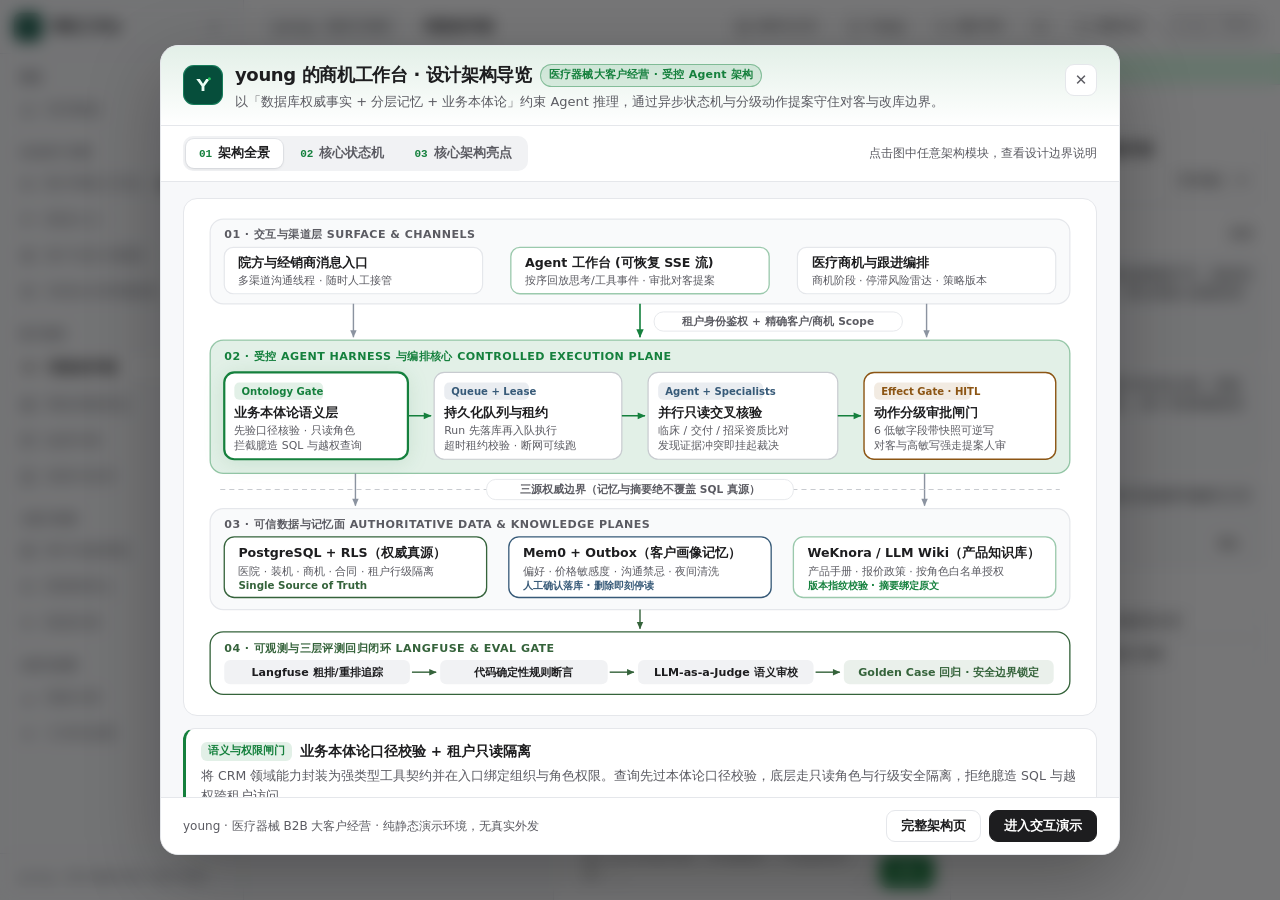
<file: public/index.html>
<!doctype html>
<html lang="zh-CN">
<head>
  <meta charset="utf-8" />
  <meta name="viewport" content="width=device-width, initial-scale=1, viewport-fit=cover" />
  <meta name="description" content="商机工作台静态交互演示：面向医疗器械 B2B 大客户经营，覆盖医院与经销商商机、临床评估、招采合规、客户记忆和受控 Agent 审批。" />
  <title>商机工作台｜可信数据、受控执行与评测回归</title>
  <link rel="icon" type="image/svg+xml" href="data:image/svg+xml,%3Csvg xmlns='http://www.w3.org/2000/svg' viewBox='0 0 64 64'%3E%3Crect width='64' height='64' rx='15' fill='%23064e3b'/%3E%3Cpath d='M14 16h9.5L32 28.5 40.5 16H50L35.8 35.5V48h-7.6V35.5L14 16Z' fill='%23ecfdf5'/%3E%3Ccircle cx='49' cy='15' r='4' fill='%2322c55e'/%3E%3C/svg%3E" />
  <link rel="stylesheet" href="styles.css" />
  <link rel="stylesheet" href="followups/followups.429e5d7b2d20.css" />
</head>
<body>
  <div id="app"></div>
  <script src="data.js"></script>
  <script src="followups-state.js"></script>
  <script src="views.js"></script>
  <script src="app.js"></script>
  <script src="welcome.js"></script>
  <script>
    /* Names and the publish ink are applied as the nodes appear, without
       waiting for the module. A cached stylesheet cannot hide the label. */
    (function () {
      function textOf(el) {
        return (el.innerText || "").replace(/\s+/g, " ").trim();
      }
      function paint(el) {
        if (!el || el.nodeType !== 1 || !el.matches) return;
        if (el.matches("[data-testid^='palette-add-']")) {
          var label = textOf(el);
          if (label) el.setAttribute("aria-label", label);
        }
        if (el.matches("button.bg-accent, button.text-accent-foreground")) {
          var fg = getComputedStyle(document.documentElement).getPropertyValue("--color-accent-fg").trim() || "#ffffff";
          el.style.setProperty("color", fg, "important");
          el.style.setProperty("-webkit-text-fill-color", fg, "important");
        }
        var nested = el.querySelectorAll
          ? el.querySelectorAll("[data-testid^='palette-add-'], button.bg-accent, button.text-accent-foreground")
          : [];
        for (var i = 0; i < nested.length; i++) paint(nested[i]);
      }
      new MutationObserver(function (records) {
        for (var i = 0; i < records.length; i++) {
          var added = records[i].addedNodes;
          for (var j = 0; j < added.length; j++) paint(added[j]);
        }
      }).observe(document.documentElement, { childList: true, subtree: true });
    })();
  </script>
  <script type="module" src="followups/followups.d84bc7f1c128.js"></script>
</body>
</html>
</file>
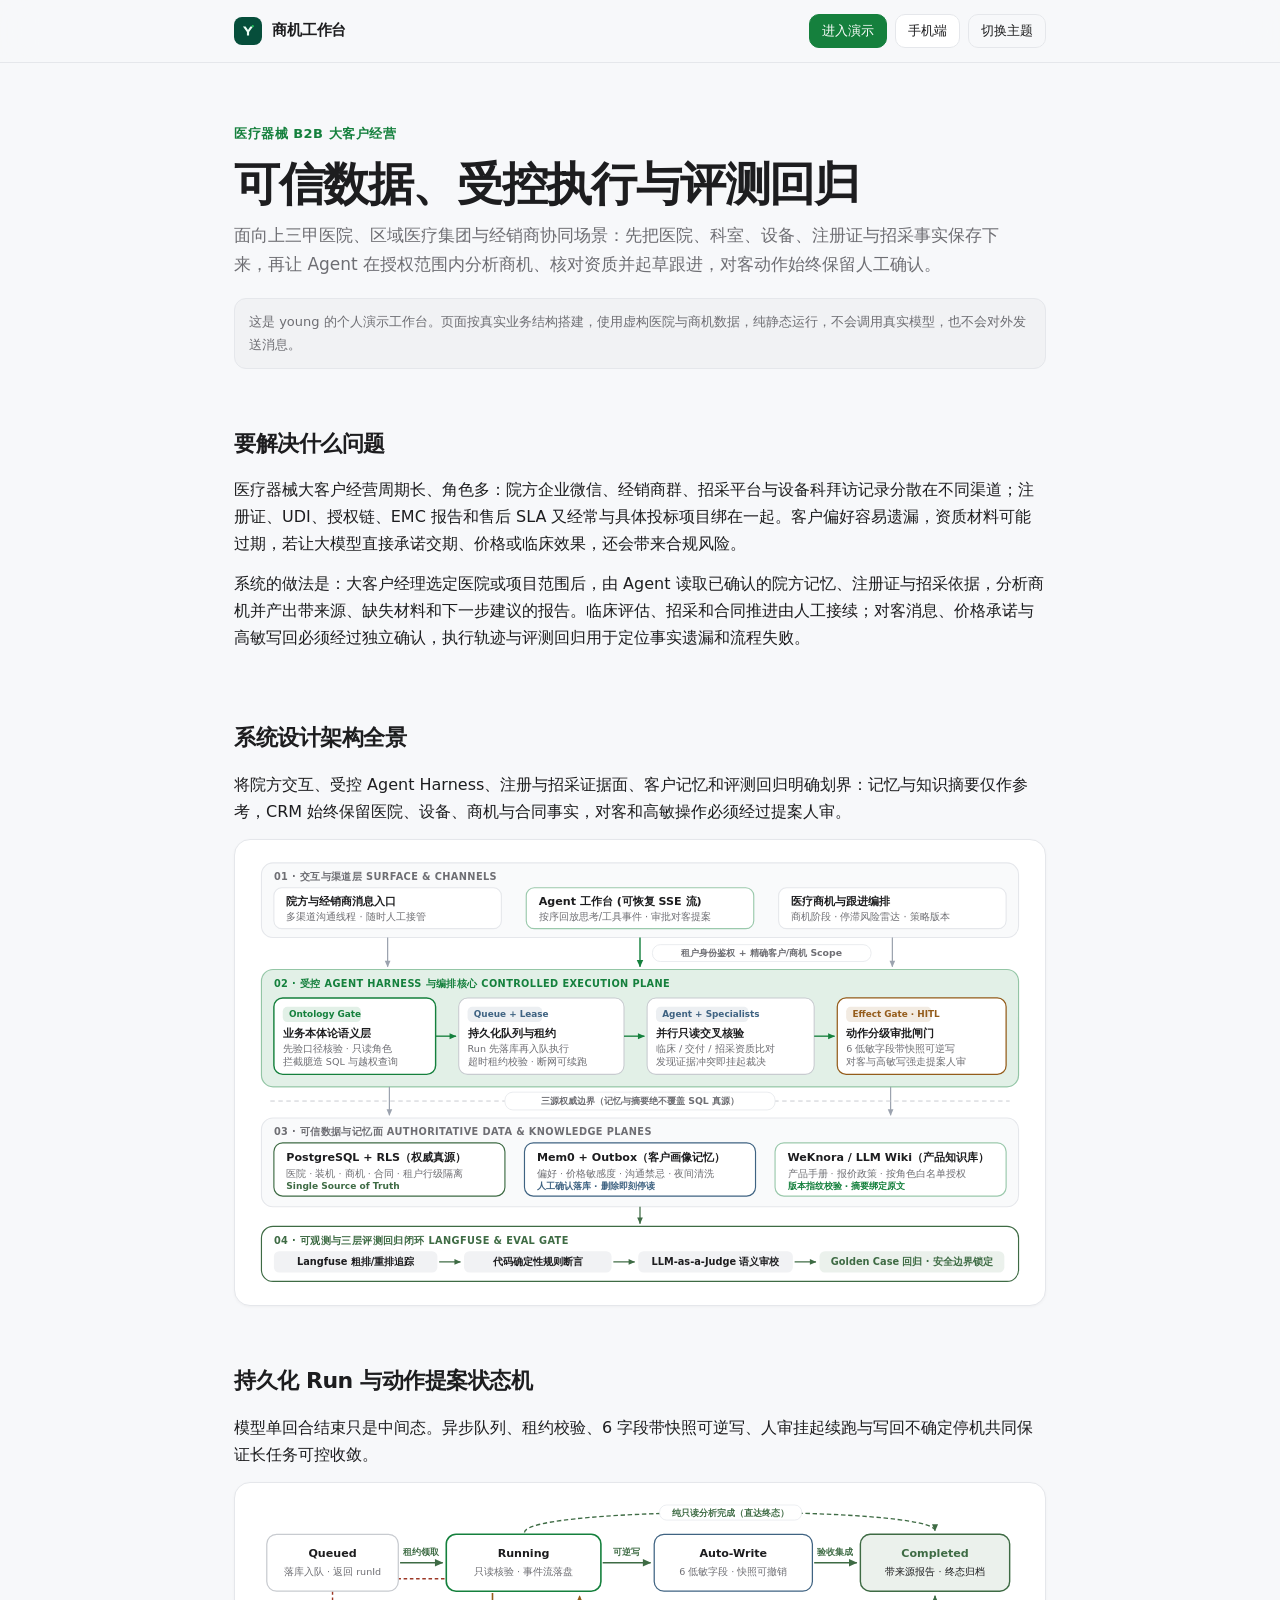
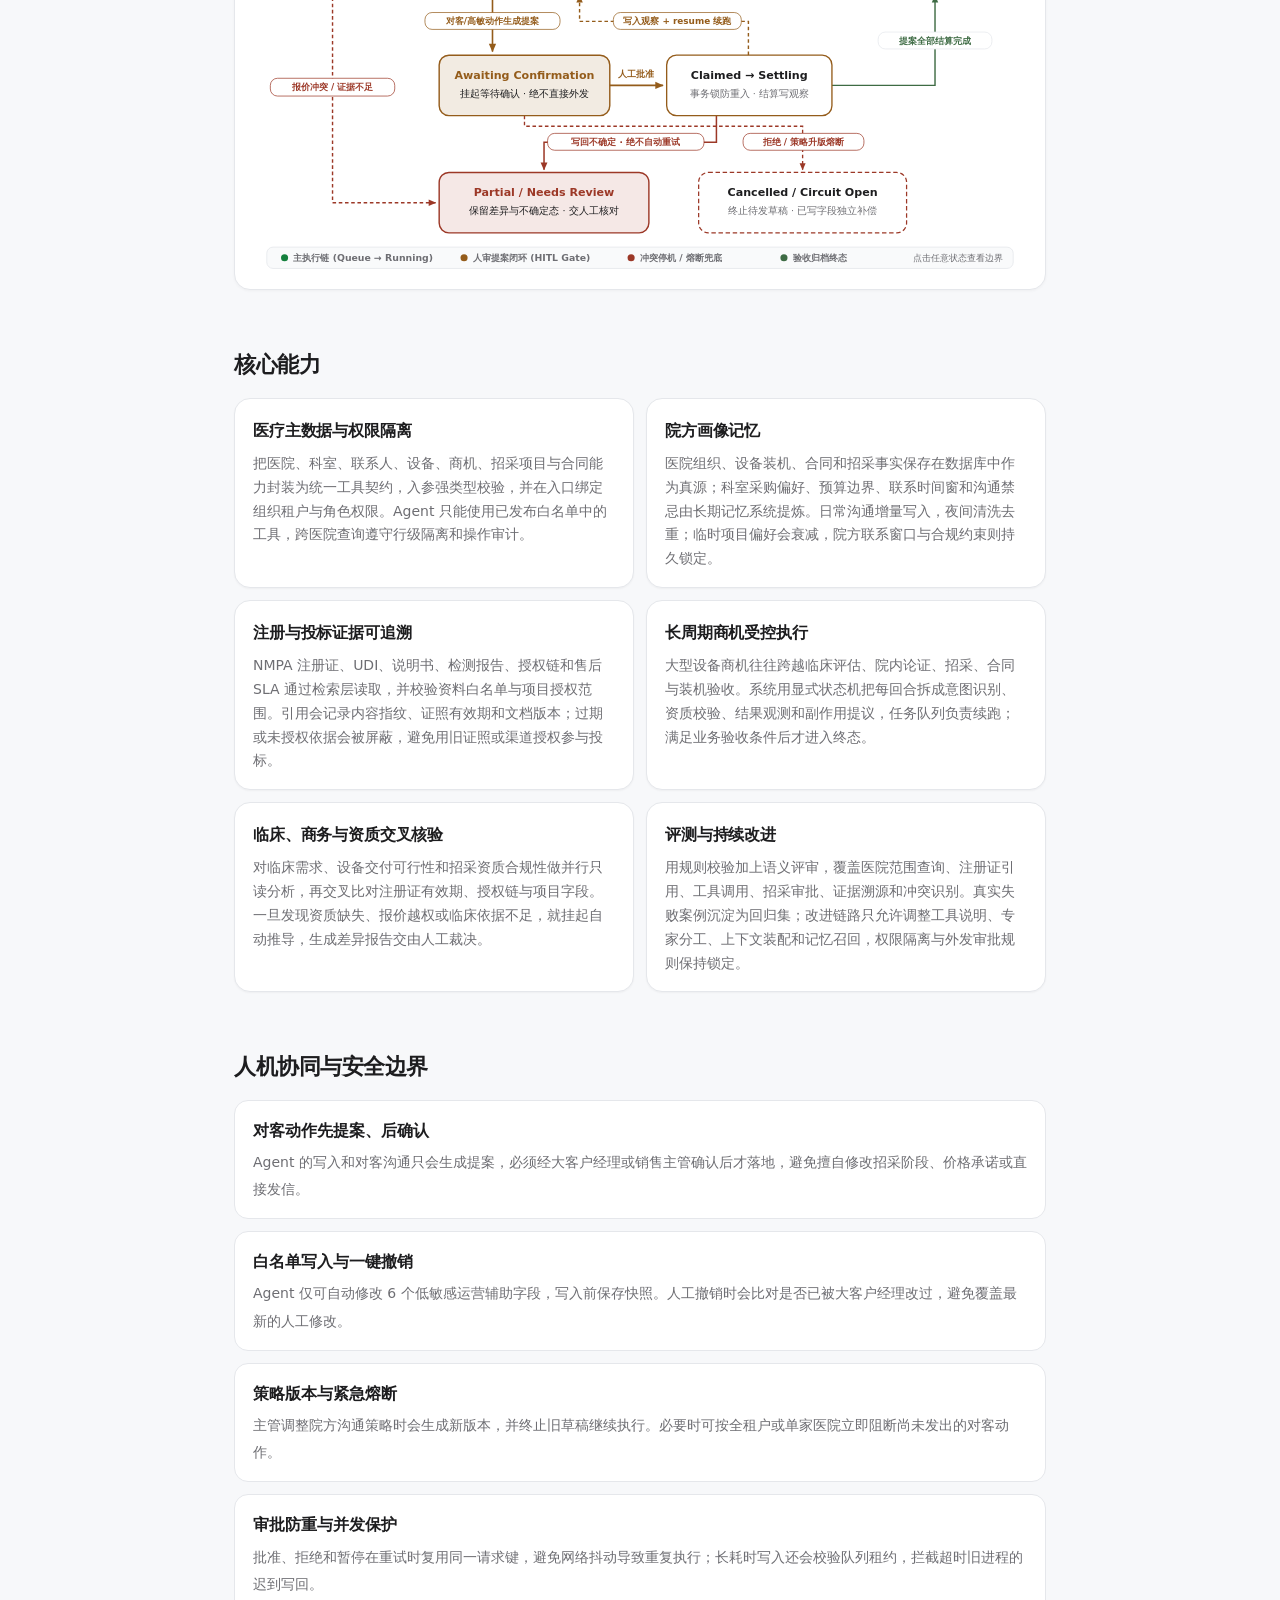
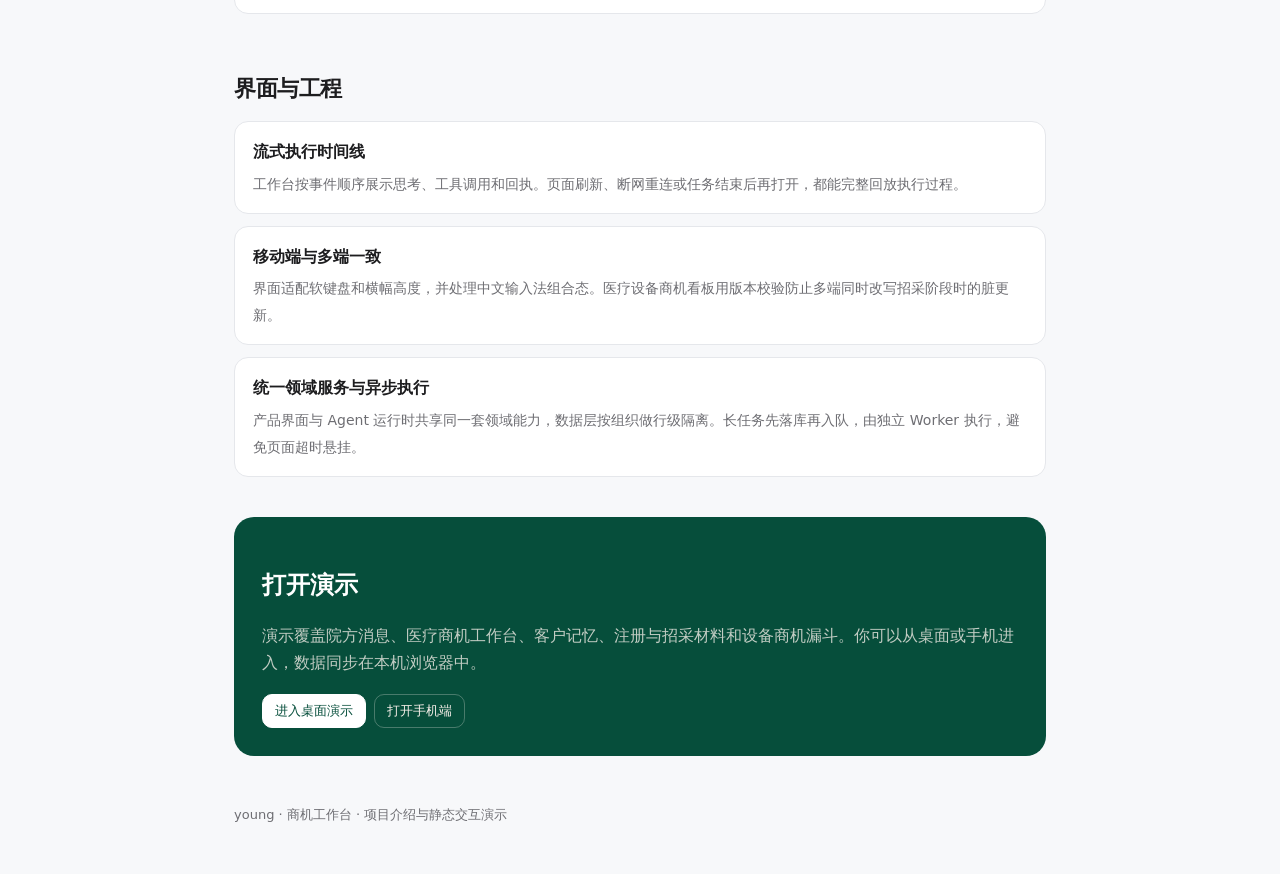
<file: public/about.html>
<!doctype html>
<html lang="zh-CN">
<head>
  <meta charset="utf-8" />
  <meta name="viewport" content="width=device-width, initial-scale=1, viewport-fit=cover" />
  <meta name="description" content="商机工作台项目介绍：面向医疗器械 B2B 大客户经营，用可信数据约束受控 Agent，并以评测回归保证商机分析与跟进质量。" />
  <title>项目介绍 · 商机工作台</title>
  <link rel="icon" type="image/svg+xml" href="data:image/svg+xml,%3Csvg xmlns='http://www.w3.org/2000/svg' viewBox='0 0 64 64'%3E%3Crect width='64' height='64' rx='15' fill='%23064e3b'/%3E%3Cpath d='M14 16h9.5L32 28.5 40.5 16H50L35.8 35.5V48h-7.6V35.5L14 16Z' fill='%23ecfdf5'/%3E%3Ccircle cx='49' cy='15' r='4' fill='%2322c55e'/%3E%3C/svg%3E" />
  <link rel="stylesheet" href="about.css" />
</head>
<body>
  <header class="nav">
    <div class="nav-inner">
      <a class="brand" href="about.html">
        <span class="brand-mark">
          <svg width="18" height="18" viewBox="0 0 64 64" aria-hidden="true"><path d="M14 16h9.5L32 28.5 40.5 16H50L35.8 35.5V48h-7.6V35.5L14 16Z" fill="#ecfdf5"/><circle cx="49" cy="15" r="4" fill="#22c55e"/></svg>
        </span>
        商机工作台
      </a>
      <div class="nav-actions">
        <a class="btn primary" href="index.html#/app/inbox">进入演示</a>
        <a class="btn" href="mobile.html#/app/inbox">手机端</a>
        <button class="btn ghost" id="toggle-theme" type="button">切换主题</button>
      </div>
    </div>
  </header>

  <main class="wrap">
    <section class="hero">
      <div class="kicker">医疗器械 B2B 大客户经营</div>
      <h1>可信数据、受控执行与评测回归</h1>
      <p class="lead">面向上三甲医院、区域医疗集团与经销商协同场景：先把医院、科室、设备、注册证与招采事实保存下来，再让 Agent 在授权范围内分析商机、核对资质并起草跟进，对客动作始终保留人工确认。</p>
      <p class="note">这是 young 的个人演示工作台。页面按真实业务结构搭建，使用虚构医院与商机数据，纯静态运行，不会调用真实模型，也不会对外发送消息。</p>
    </section>

    <section>
      <h2>要解决什么问题</h2>
      <p>医疗器械大客户经营周期长、角色多：院方企业微信、经销商群、招采平台与设备科拜访记录分散在不同渠道；注册证、UDI、授权链、EMC 报告和售后 SLA 又经常与具体投标项目绑在一起。客户偏好容易遗漏，资质材料可能过期，若让大模型直接承诺交期、价格或临床效果，还会带来合规风险。</p>
      <p>系统的做法是：大客户经理选定医院或项目范围后，由 Agent 读取已确认的院方记忆、注册证与招采依据，分析商机并产出带来源、缺失材料和下一步建议的报告。临床评估、招采和合同推进由人工接续；对客消息、价格承诺与高敏写回必须经过独立确认，执行轨迹与评测回归用于定位事实遗漏和流程失败。</p>
    </section>

    <section>
      <h2>系统设计架构全景</h2>
      <p>将院方交互、受控 Agent Harness、注册与招采证据面、客户记忆和评测回归明确划界：记忆与知识摘要仅作参考，CRM 始终保留医院、设备、商机与合同事实，对客和高敏操作必须经过提案人审。</p>
      <div class="diagram-box" id="about-arch-svg"></div>
    </section>

    <section>
      <h2>持久化 Run 与动作提案状态机</h2>
      <p>模型单回合结束只是中间态。异步队列、租约校验、6 字段带快照可逆写、人审挂起续跑与写回不确定停机共同保证长任务可控收敛。</p>
      <div class="diagram-box" id="about-fsm-svg"></div>
    </section>

    <section>
      <h2>核心能力</h2>
      <div class="cards">
        <article class="card">
          <h3>医疗主数据与权限隔离</h3>
          <p>把医院、科室、联系人、设备、商机、招采项目与合同能力封装为统一工具契约，入参强类型校验，并在入口绑定组织租户与角色权限。Agent 只能使用已发布白名单中的工具，跨医院查询遵守行级隔离和操作审计。</p>
        </article>
        <article class="card">
          <h3>院方画像记忆</h3>
          <p>医院组织、设备装机、合同和招采事实保存在数据库中作为真源；科室采购偏好、预算边界、联系时间窗和沟通禁忌由长期记忆系统提炼。日常沟通增量写入，夜间清洗去重；临时项目偏好会衰减，院方联系窗口与合规约束则持久锁定。</p>
        </article>
        <article class="card">
          <h3>注册与投标证据可追溯</h3>
          <p>NMPA 注册证、UDI、说明书、检测报告、授权链和售后 SLA 通过检索层读取，并校验资料白名单与项目授权范围。引用会记录内容指纹、证照有效期和文档版本；过期或未授权依据会被屏蔽，避免用旧证照或渠道授权参与投标。</p>
        </article>
        <article class="card">
          <h3>长周期商机受控执行</h3>
          <p>大型设备商机往往跨越临床评估、院内论证、招采、合同与装机验收。系统用显式状态机把每回合拆成意图识别、资质校验、结果观测和副作用提议，任务队列负责续跑；满足业务验收条件后才进入终态。</p>
        </article>
        <article class="card">
          <h3>临床、商务与资质交叉核验</h3>
          <p>对临床需求、设备交付可行性和招采资质合规性做并行只读分析，再交叉比对注册证有效期、授权链与项目字段。一旦发现资质缺失、报价越权或临床依据不足，就挂起自动推导，生成差异报告交由人工裁决。</p>
        </article>
        <article class="card">
          <h3>评测与持续改进</h3>
          <p>用规则校验加上语义评审，覆盖医院范围查询、注册证引用、工具调用、招采审批、证据溯源和冲突识别。真实失败案例沉淀为回归集；改进链路只允许调整工具说明、专家分工、上下文装配和记忆召回，权限隔离与外发审批规则保持锁定。</p>
        </article>
      </div>
    </section>

    <section>
      <h2>人机协同与安全边界</h2>
      <ul class="list">
        <li>
          <strong>对客动作先提案、后确认</strong>
          <span>Agent 的写入和对客沟通只会生成提案，必须经大客户经理或销售主管确认后才落地，避免擅自修改招采阶段、价格承诺或直接发信。</span>
        </li>
        <li>
          <strong>白名单写入与一键撤销</strong>
          <span>Agent 仅可自动修改 6 个低敏感运营辅助字段，写入前保存快照。人工撤销时会比对是否已被大客户经理改过，避免覆盖最新的人工修改。</span>
        </li>
        <li>
          <strong>策略版本与紧急熔断</strong>
          <span>主管调整院方沟通策略时会生成新版本，并终止旧草稿继续执行。必要时可按全租户或单家医院立即阻断尚未发出的对客动作。</span>
        </li>
        <li>
          <strong>审批防重与并发保护</strong>
          <span>批准、拒绝和暂停在重试时复用同一请求键，避免网络抖动导致重复执行；长耗时写入还会校验队列租约，拦截超时旧进程的迟到写回。</span>
        </li>
      </ul>
    </section>

    <section>
      <h2>界面与工程</h2>
      <ul class="list">
        <li>
          <strong>流式执行时间线</strong>
          <span>工作台按事件顺序展示思考、工具调用和回执。页面刷新、断网重连或任务结束后再打开，都能完整回放执行过程。</span>
        </li>
        <li>
          <strong>移动端与多端一致</strong>
          <span>界面适配软键盘和横幅高度，并处理中文输入法组合态。医疗设备商机看板用版本校验防止多端同时改写招采阶段时的脏更新。</span>
        </li>
        <li>
          <strong>统一领域服务与异步执行</strong>
          <span>产品界面与 Agent 运行时共享同一套领域能力，数据层按组织做行级隔离。长任务先落库再入队，由独立 Worker 执行，避免页面超时悬挂。</span>
        </li>
      </ul>
    </section>

    <div class="cta">
      <h2>打开演示</h2>
      <p>演示覆盖院方消息、医疗商机工作台、客户记忆、注册与招采材料和设备商机漏斗。你可以从桌面或手机进入，数据同步在本机浏览器中。</p>
      <div class="cta-actions">
        <a class="btn" href="index.html#/app/inbox">进入桌面演示</a>
        <a class="btn ghost" href="mobile.html#/app/inbox">打开手机端</a>
      </div>
    </div>

    <footer>young · 商机工作台 · 项目介绍与静态交互演示</footer>
  </main>

  <script src="welcome.js"></script>
  <script>
    (function () {
      var KEY = "young_demo_intro_seen_v1";
      var KEY2 = "young_demo_arch_intro_v2";
      var STATE = "young_demo_state_v1";
      try { localStorage.setItem(KEY, "1"); localStorage.setItem(KEY2, "1"); } catch (e) {}

      if (window.CrmArchDiagrams) {
        var archBox = document.getElementById("about-arch-svg");
        var fsmBox = document.getElementById("about-fsm-svg");
        if (archBox) archBox.innerHTML = window.CrmArchDiagrams.renderArchSvg();
        if (fsmBox) fsmBox.innerHTML = window.CrmArchDiagrams.renderFsmSvg();
      }

      function currentTheme() {
        try {
          var raw = localStorage.getItem(STATE);
          if (raw) {
            var theme = JSON.parse(raw).theme;
            if (theme === "dark" || theme === "light") return theme;
          }
        } catch (e) {}
        return "light";
      }

      function apply(theme) {
        document.documentElement.setAttribute("data-theme", theme === "dark" ? "dark" : "light");
      }

      function persist(theme) {
        try {
          var raw = localStorage.getItem(STATE);
          if (!raw) return;
          var state = JSON.parse(raw);
          if (!state || typeof state !== "object") return;
          state.theme = theme;
          localStorage.setItem(STATE, JSON.stringify(state));
        } catch (e) {}
      }

      apply(currentTheme());
      document.getElementById("toggle-theme").addEventListener("click", function () {
        var next = document.documentElement.getAttribute("data-theme") === "dark" ? "light" : "dark";
        apply(next);
        persist(next);
      });
    })();
  </script>
</body>
</html>
</file>
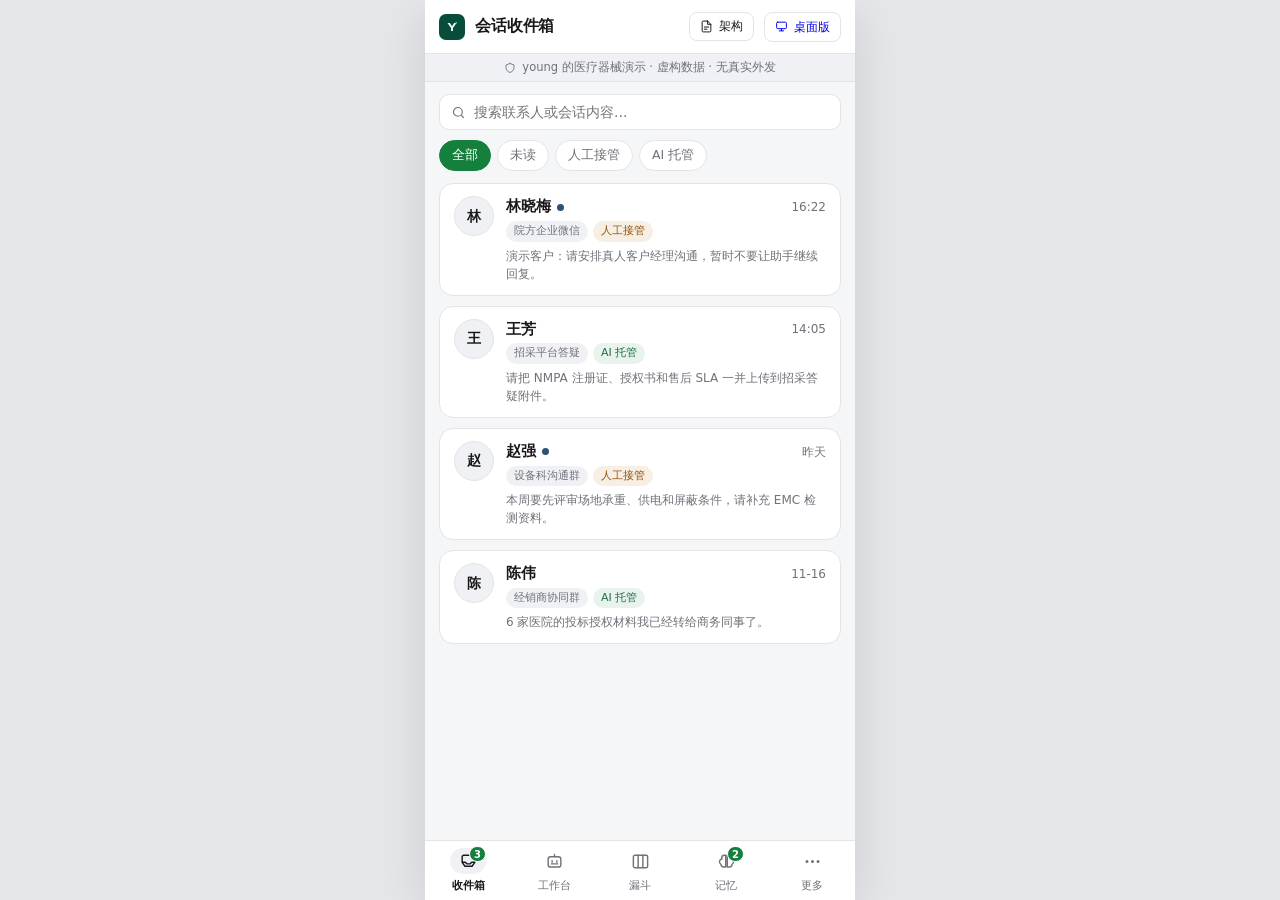
<file: public/mobile.html>
<!doctype html>
<html lang="zh-CN">
<head>
  <meta charset="utf-8" />
  <meta name="viewport" content="width=device-width, initial-scale=1, maximum-scale=1, viewport-fit=cover, interactive-widget=resizes-content" />
  <meta name="apple-mobile-web-app-capable" content="yes" />
  <meta name="description" content="商机工作台移动端演示：医疗器械 B2B 大客户经营中的医院商机、临床评估、招采合规与客户记忆。" />
  <title>商机工作台 · 医疗大客户移动演示</title>
  <link rel="icon" type="image/svg+xml" href="data:image/svg+xml,%3Csvg xmlns='http://www.w3.org/2000/svg' viewBox='0 0 64 64'%3E%3Crect width='64' height='64' rx='15' fill='%23064e3b'/%3E%3Cpath d='M14 16h9.5L32 28.5 40.5 16H50L35.8 35.5V48h-7.6V35.5L14 16Z' fill='%23ecfdf5'/%3E%3Ccircle cx='49' cy='15' r='4' fill='%2322c55e'/%3E%3C/svg%3E" />
  <link rel="stylesheet" href="mobile.css" />
</head>
<body>
  <div id="mobile-app"></div>
  <script src="data.js"></script>
  <script src="followups-state.js"></script>
  <script src="mobile.js"></script>
  <script src="welcome.js"></script>
</body>
</html>
</file>
<file: public/styles.css>
:root {
  --font-sans: -apple-system, BlinkMacSystemFont, "Segoe UI", "Noto Sans SC", "PingFang SC", "Microsoft YaHei", ui-sans-serif, system-ui, sans-serif;
  --font-mono: ui-monospace, "SFMono-Regular", Menlo, Monaco, Consolas, "Liberation Mono", monospace;

  --bg: #f7f8fa;
  --surface: #ffffff;
  --sidebar: #f9fafb;
  --elevated: #f1f2f4;
  --overlay: rgba(29, 29, 31, 0.35);

  --text: #1d1d1f;
  --text-muted: #6e6e73;
  --border: #e5e7eb;
  --border-strong: #c8cbd0;

  --accent: #15803d;
  --accent-hover: #166534;
  --accent-fg: #ffffff;
  --accent-soft: #dcfce7;

  --brand-warm: #86efac;

  --success: #5e8b62;
  --success-bg: rgba(94, 139, 98, 0.12);
  --success-fg: #416747;
  --warning: #9c6321;
  --warning-bg: rgba(156, 99, 33, 0.12);
  --warning-fg: #754916;
  --error: #a94431;
  --error-bg: rgba(169, 68, 49, 0.12);
  --error-fg: #843425;
  --info: #506e8a;
  --info-bg: rgba(80, 110, 138, 0.12);
  --info-fg: #3b5368;

  --radius-sm: 8px;
  --radius-md: 12px;
  --radius-lg: 16px;
  --shadow-sm: 0 1px 2px rgba(0, 0, 0, 0.04);
  --shadow-md: 0 8px 24px rgba(0, 0, 0, 0.08);
}

[data-theme="dark"] {
  --bg: #111113;
  --surface: #18181b;
  --sidebar: #141416;
  --elevated: #222226;
  --overlay: rgba(0, 0, 0, 0.55);

  --text: #f4f4f5;
  --text-muted: #a1a1aa;
  --border: #27272a;
  --border-strong: #3f3f46;

  --accent: #34d399;
  --accent-hover: #6ee7b7;
  --accent-fg: #052e16;
  --accent-soft: rgba(52, 211, 153, 0.16);
  --brand-warm: #86efac;

  --success-bg: rgba(94, 139, 98, 0.2);
  --success-fg: #93c497;
  --warning-bg: rgba(156, 99, 33, 0.22);
  --warning-fg: #e2a765;
  --error-bg: rgba(169, 68, 49, 0.22);
  --error-fg: #eb8c7a;
  --info-bg: rgba(80, 110, 138, 0.22);
  --info-fg: #93b5d4;
}

html:root {
  --color-accent-50: #f0fdf4 !important;
  --color-accent-100: #dcfce7 !important;
  --color-accent-200: #bbf7d0 !important;
  --color-accent-300: #86efac !important;
  --color-accent-400: #4ade80 !important;
  --color-accent-500: #22c55e !important;
  --color-accent-600: #15803d !important;
  --color-accent-700: #166534 !important;
  --color-accent-800: #14532d !important;
  --color-accent-900: #052e16 !important;
  --color-accent-950: #022c22 !important;
  --color-accent: #15803d !important;
  --color-accent-hover: #166534 !important;
  --color-accent-fg: #ffffff !important;
  --color-accent-soft: #dcfce7 !important;
  --ring: #22c55e !important;
}

html[data-theme="dark"]:root {
  --color-accent: #34d399 !important;
  --color-accent-hover: #6ee7b7 !important;
  --color-accent-fg: #052e16 !important;
  --color-accent-soft: rgba(52, 211, 153, 0.16) !important;
  --ring: #4ade80 !important;
}

* { box-sizing: border-box; }
html, body { height: 100%; margin: 0; padding: 0; }
body {
  font-family: var(--font-sans);
  background: var(--bg);
  color: var(--text);
  font-size: 14px;
  line-height: 1.5;
  -webkit-font-smoothing: antialiased;
}
button, input, textarea, select {
  font-family: inherit;
  font-size: inherit;
  color: inherit;
}
a { color: inherit; text-decoration: none; }

/* Shell */
.shell {
  display: flex;
  height: 100dvh;
  width: 100%;
  overflow: hidden;
  background: var(--bg);
}

.sidebar {
  width: 244px;
  flex-shrink: 0;
  background: var(--sidebar);
  border-right: 1px solid var(--border);
  display: flex;
  flex-direction: column;
  transition: width 0.18s ease;
  overflow: hidden;
}
.sidebar.collapsed { width: 64px; }
.sidebar-header {
  height: 54px;
  padding: 0 14px;
  display: flex;
  align-items: center;
  justify-content: space-between;
  border-bottom: 1px solid var(--border);
  flex-shrink: 0;
}
.brand {
  display: flex;
  align-items: center;
  gap: 10px;
  font-weight: 650;
  font-size: 14px;
  letter-spacing: -0.01em;
  white-space: nowrap;
  overflow: hidden;
}
.brand-mark {
  width: 28px;
  height: 28px;
  border-radius: 7px;
  background: #064e3b;
  display: grid;
  place-items: center;
  flex-shrink: 0;
}
.sidebar-nav {
  flex: 1;
  overflow-y: auto;
  padding: 12px 10px;
}
.nav-group { margin-bottom: 14px; }
.nav-group-label {
  padding: 4px 10px 6px;
  font-size: 11px;
  font-weight: 600;
  color: var(--text-muted);
  text-transform: uppercase;
  letter-spacing: 0.04em;
  white-space: nowrap;
}
.sidebar.collapsed .nav-group-label,
.sidebar.collapsed .brand-text,
.sidebar.collapsed .nav-label,
.sidebar.collapsed .nav-badge { display: none; }

.nav-item {
  display: flex;
  align-items: center;
  gap: 10px;
  padding: 8px 10px;
  border-radius: var(--radius-sm);
  color: var(--text-muted);
  cursor: pointer;
  transition: background 0.12s, color 0.12s;
  white-space: nowrap;
  margin-bottom: 2px;
  border: 0;
  background: transparent;
  width: 100%;
  text-align: left;
}
.nav-item:hover {
  background: var(--elevated);
  color: var(--text);
}
.nav-item.active {
  background: var(--surface);
  color: var(--text);
  font-weight: 600;
  box-shadow: var(--shadow-sm);
  border: 1px solid var(--border);
}
.nav-badge {
  margin-left: auto;
  font-size: 11px;
  font-weight: 600;
  padding: 1px 7px;
  border-radius: 999px;
  background: var(--elevated);
  color: var(--text);
}
.nav-item.active .nav-badge {
  background: var(--accent);
  color: var(--accent-fg);
}

.sidebar-footer {
  padding: 10px;
  border-top: 1px solid var(--border);
  flex-shrink: 0;
}

.main-col {
  flex: 1;
  min-width: 0;
  display: flex;
  flex-direction: column;
  height: 100dvh;
}

.topbar {
  height: 54px;
  padding: 0 18px;
  background: var(--surface);
  border-bottom: 1px solid var(--border);
  display: flex;
  align-items: center;
  justify-content: space-between;
  gap: 12px;
  flex-shrink: 0;
}
.topbar-left, .topbar-right {
  display: flex;
  align-items: center;
  gap: 10px;
}
.workspace-pill {
  display: inline-flex;
  align-items: center;
  gap: 6px;
  padding: 5px 10px;
  border-radius: var(--radius-sm);
  border: 1px solid var(--border);
  background: var(--sidebar);
  font-size: 13px;
  font-weight: 500;
}
.divider-v {
  width: 1px;
  height: 18px;
  background: var(--border);
}
.demobar {
  background: var(--accent-soft);
  border-bottom: 1px solid var(--border);
  padding: 6px 16px;
  font-size: 12px;
  color: var(--text-muted);
  display: flex;
  align-items: center;
  justify-content: center;
  gap: 8px;
  flex-shrink: 0;
}

.content {
  flex: 1;
  min-height: 0;
  overflow-y: auto;
  padding: 20px 24px;
}
.content.flush {
  padding: 0;
  overflow: hidden;
  display: flex;
  flex-direction: column;
}
#followups-root {
  flex: 1 1 auto;
  min-height: 0;
  display: flex;
  flex-direction: column;
}

/* Common UI */
.btn {
  display: inline-flex;
  align-items: center;
  justify-content: center;
  gap: 6px;
  padding: 7px 13px;
  border-radius: var(--radius-sm);
  border: 1px solid var(--border);
  background: var(--surface);
  color: var(--text);
  font-size: 13px;
  font-weight: 500;
  cursor: pointer;
  transition: background 0.12s, border-color 0.12s, transform 0.08s;
  white-space: nowrap;
}
.btn:hover:not(:disabled) { background: var(--elevated); }
.btn:active:not(:disabled) { transform: scale(0.985); }
.btn:disabled { opacity: 0.45; cursor: not-allowed; }
.btn.primary {
  background: var(--accent);
  color: var(--accent-fg);
  border-color: var(--accent);
}
.btn.primary:hover:not(:disabled) { background: var(--accent-hover); }
.btn.ghost {
  border-color: transparent;
  background: transparent;
}
.btn.ghost:hover:not(:disabled) { background: var(--elevated); }
.btn.sm { padding: 4px 10px; font-size: 12px; }
.btn.icon { width: 32px; height: 32px; padding: 0; }
.btn.danger { color: var(--error-fg); border-color: rgba(169, 68, 49, 0.3); }

.badge {
  display: inline-flex;
  align-items: center;
  gap: 4px;
  padding: 2px 8px;
  border-radius: 999px;
  font-size: 11px;
  font-weight: 500;
  background: var(--elevated);
  color: var(--text-muted);
  border: 1px solid transparent;
  white-space: nowrap;
}
.badge.success { background: var(--success-bg); color: var(--success-fg); }
.badge.warning { background: var(--warning-bg); color: var(--warning-fg); }
.badge.error { background: var(--error-bg); color: var(--error-fg); }
.badge.info { background: var(--info-bg); color: var(--info-fg); }
.badge.outline { background: transparent; border-color: var(--border); }

.card {
  background: var(--surface);
  border: 1px solid var(--border);
  border-radius: var(--radius-md);
  padding: 16px;
  box-shadow: var(--shadow-sm);
}

.input, .select, .textarea {
  width: 100%;
  padding: 8px 12px;
  border-radius: var(--radius-sm);
  border: 1px solid var(--border);
  background: var(--surface);
  color: var(--text);
  outline: none;
  transition: border-color 0.12s;
}
.input:focus, .select:focus, .textarea:focus {
  border-color: var(--border-strong);
}

.page-header {
  display: flex;
  align-items: flex-start;
  justify-content: space-between;
  gap: 16px;
  margin-bottom: 18px;
  flex-wrap: wrap;
}
.page-title {
  margin: 0;
  font-size: 20px;
  font-weight: 650;
  letter-spacing: -0.02em;
}
.page-desc {
  margin: 4px 0 0;
  font-size: 13px;
  color: var(--text-muted);
}

.grid-4 { display: grid; grid-template-columns: repeat(4, minmax(0, 1fr)); gap: 14px; }
.grid-3 { display: grid; grid-template-columns: repeat(3, minmax(0, 1fr)); gap: 14px; }
.grid-2 { display: grid; grid-template-columns: repeat(2, minmax(0, 1fr)); gap: 16px; }
.kpi-val { font-size: 24px; font-weight: 700; letter-spacing: -0.02em; margin-top: 6px; }
.muted { color: var(--text-muted); }
.small { font-size: 12px; }
.mono { font-family: var(--font-mono); }

/* Inbox 3-column layout */
.inbox-layout {
  display: grid;
  grid-template-columns: 310px minmax(0, 1fr) 330px;
  flex: 1;
  min-height: 0;
  height: 100%;
  background: var(--surface);
}
.inbox-list-col {
  border-right: 1px solid var(--border);
  display: flex;
  flex-direction: column;
  min-height: 0;
  background: var(--sidebar);
}
.inbox-list-head {
  padding: 12px;
  border-bottom: 1px solid var(--border);
  display: flex;
  flex-direction: column;
  gap: 8px;
}
.filter-pills {
  display: flex;
  gap: 4px;
  flex-wrap: wrap;
}
.pill-btn {
  padding: 4px 9px;
  border-radius: 999px;
  border: 1px solid var(--border);
  background: var(--surface);
  font-size: 12px;
  color: var(--text-muted);
  cursor: pointer;
}
.pill-btn.active {
  background: var(--accent);
  color: var(--accent-fg);
  border-color: var(--accent);
}
.conv-scroll {
  flex: 1;
  overflow-y: auto;
  padding: 6px;
}
.conv-item {
  padding: 10px 12px;
  border-radius: var(--radius-sm);
  cursor: pointer;
  margin-bottom: 4px;
  border: 1px solid transparent;
  transition: background 0.12s;
}
.conv-item:hover { background: var(--elevated); }
.conv-item.active {
  background: var(--surface);
  border-color: var(--border);
  box-shadow: var(--shadow-sm);
}
.conv-top {
  display: flex;
  align-items: center;
  justify-content: space-between;
  gap: 6px;
  margin-bottom: 4px;
}
.conv-name { font-weight: 600; font-size: 13.5px; display: flex; align-items: center; gap: 6px; }
.unread-dot { width: 7px; height: 7px; border-radius: 50%; background: var(--info); display: inline-block; }
.conv-preview {
  font-size: 12px;
  color: var(--text-muted);
  display: -webkit-box;
  -webkit-line-clamp: 2;
  -webkit-box-orient: vertical;
  overflow: hidden;
}

.inbox-thread-col {
  display: flex;
  flex-direction: column;
  min-height: 0;
  background: var(--bg);
}
.thread-header {
  padding: 12px 18px;
  background: var(--surface);
  border-bottom: 1px solid var(--border);
  display: flex;
  align-items: center;
  justify-content: space-between;
  gap: 12px;
}
.thread-messages {
  flex: 1;
  overflow-y: auto;
  padding: 18px 20px;
  display: flex;
  flex-direction: column;
  gap: 12px;
}
.msg-row {
  display: flex;
  flex-direction: column;
  max-width: 74%;
}
.msg-row.inbound { align-self: flex-start; }
.msg-row.outbound { align-self: flex-end; align-items: flex-end; }
.msg-row.note { align-self: center; max-width: 86%; width: 100%; }
.msg-bubble {
  padding: 10px 14px;
  border-radius: 12px;
  font-size: 13.5px;
  line-height: 1.55;
  border: 1px solid var(--border);
  background: var(--surface);
}
.msg-row.outbound .msg-bubble {
  background: var(--accent);
  color: var(--accent-fg);
  border-color: var(--accent);
}
.msg-row.note .msg-bubble {
  background: var(--warning-bg);
  border-color: rgba(156, 99, 33, 0.25);
  color: var(--text);
}
.msg-meta {
  font-size: 11px;
  color: var(--text-muted);
  margin-top: 4px;
  display: flex;
  align-items: center;
  gap: 6px;
}
.handoff-card {
  align-self: center;
  width: 100%;
  max-width: 520px;
  background: var(--surface);
  border: 1px dashed var(--border-strong);
  border-radius: var(--radius-md);
  padding: 10px 14px;
  font-size: 12px;
  color: var(--text-muted);
  display: flex;
  align-items: center;
  justify-content: space-between;
  gap: 10px;
}

.composer {
  padding: 12px 16px;
  background: var(--surface);
  border-top: 1px solid var(--border);
}
.composer-tabs {
  display: flex;
  align-items: center;
  justify-content: space-between;
  margin-bottom: 8px;
}
.composer-box {
  display: flex;
  gap: 8px;
  align-items: flex-end;
}

.inbox-crm-col {
  border-left: 1px solid var(--border);
  background: var(--surface);
  overflow-y: auto;
  padding: 16px;
  display: flex;
  flex-direction: column;
  gap: 16px;
}
.panel-section-title {
  font-size: 11.5px;
  font-weight: 650;
  color: var(--text-muted);
  text-transform: uppercase;
  letter-spacing: 0.04em;
  margin: 0 0 8px;
}

/* Workbench */
.workbench-layout {
  display: grid;
  grid-template-columns: minmax(0, 1fr) 360px;
  flex: 1;
  min-height: 0;
  height: 100%;
}
.workbench-main {
  display: flex;
  flex-direction: column;
  min-height: 0;
  background: var(--bg);
}
.workbench-topbar {
  padding: 10px 18px;
  background: var(--surface);
  border-bottom: 1px solid var(--border);
  display: flex;
  align-items: center;
  justify-content: space-between;
  gap: 10px;
  flex-wrap: wrap;
}
.workbench-stream {
  flex: 1;
  overflow-y: auto;
  padding: 20px;
  display: flex;
  flex-direction: column;
  gap: 16px;
}
.workbench-side {
  border-left: 1px solid var(--border);
  background: var(--surface);
  overflow-y: auto;
  padding: 16px;
  display: flex;
  flex-direction: column;
  gap: 14px;
}
.trace-step {
  border: 1px solid var(--border);
  border-radius: var(--radius-sm);
  background: var(--surface);
  padding: 10px 12px;
  margin-top: 8px;
}
.trace-step summary {
  cursor: pointer;
  font-weight: 500;
  font-size: 13px;
  display: flex;
  align-items: center;
  justify-content: space-between;
}
.trace-pre {
  margin: 8px 0 0;
  padding: 10px;
  border-radius: var(--radius-sm);
  background: var(--elevated);
  font-family: var(--font-mono);
  font-size: 11.5px;
  overflow-x: auto;
  white-space: pre-wrap;
}

/* Kanban */
.kanban-board {
  display: grid;
  grid-template-columns: repeat(4, minmax(240px, 1fr));
  gap: 14px;
  align-items: start;
  overflow-x: auto;
  padding-bottom: 8px;
}
.kanban-col {
  background: var(--sidebar);
  border: 1px solid var(--border);
  border-radius: var(--radius-md);
  padding: 12px;
  min-height: 360px;
}
.kanban-col-head {
  display: flex;
  align-items: center;
  justify-content: space-between;
  margin-bottom: 10px;
  font-weight: 600;
  font-size: 13px;
}
.lead-card {
  background: var(--surface);
  border: 1px solid var(--border);
  border-radius: var(--radius-sm);
  padding: 12px;
  margin-bottom: 10px;
  cursor: pointer;
  box-shadow: var(--shadow-sm);
  transition: border-color 0.12s, transform 0.1s;
}
.lead-card:hover { border-color: var(--border-strong); transform: translateY(-1px); }

/* Table */
.table-wrap {
  background: var(--surface);
  border: 1px solid var(--border);
  border-radius: var(--radius-md);
  overflow-x: auto;
}
table { width: 100%; border-collapse: collapse; }
th, td {
  padding: 10px 14px;
  text-align: left;
  border-bottom: 1px solid var(--border);
  font-size: 13px;
}
th {
  font-size: 12px;
  font-weight: 600;
  color: var(--text-muted);
  background: var(--sidebar);
}
tr:last-child td { border-bottom: 0; }
tr:hover td { background: var(--sidebar); }

/* Modal / Drawer */
.modal-backdrop {
  position: fixed;
  inset: 0;
  background: var(--overlay);
  display: grid;
  place-items: center;
  z-index: 60;
  padding: 16px;
}
.modal-card {
  width: 100%;
  max-width: 520px;
  background: var(--surface);
  border: 1px solid var(--border);
  border-radius: var(--radius-lg);
  padding: 20px;
  box-shadow: var(--shadow-md);
}
.toast {
  position: fixed;
  bottom: 20px;
  right: 20px;
  background: var(--accent);
  color: var(--accent-fg);
  padding: 10px 16px;
  border-radius: var(--radius-sm);
  font-size: 13px;
  box-shadow: var(--shadow-md);
  z-index: 80;
}

@media (max-width: 1100px) {
  .inbox-layout { grid-template-columns: 270px minmax(0, 1fr); }
  .inbox-crm-col { display: none; }
  .workbench-layout { grid-template-columns: minmax(0, 1fr); }
  .workbench-side { display: none; }
  .grid-4 { grid-template-columns: repeat(2, minmax(0, 1fr)); }
}
@media (max-width: 760px) {
  .sidebar { display: none; }
  .inbox-layout { grid-template-columns: 1fr; }
  .grid-4, .grid-3, .grid-2 { grid-template-columns: 1fr; }
}

/* First-visit welcome */
.welcome-backdrop {
  position: fixed;
  inset: 0;
  background: var(--overlay);
  display: grid;
  place-items: center;
  z-index: 90;
  padding: 16px;
}
.welcome-card {
  position: relative;
  width: 100%;
  max-width: 440px;
  background: var(--surface);
  border: 1px solid var(--border);
  border-radius: var(--radius-lg);
  padding: 28px 24px 24px;
  box-shadow: var(--shadow-md);
}
.welcome-close {
  position: absolute;
  top: 12px;
  right: 12px;
  border: 0;
  background: transparent;
  color: var(--text-muted);
  cursor: pointer;
  font-size: 16px;
  line-height: 1;
  padding: 6px 8px;
  border-radius: 8px;
}
.welcome-close:hover { background: var(--elevated); color: var(--text); }
.welcome-logo {
  width: 40px;
  height: 40px;
  border-radius: 11px;
  background: #064e3b;
  display: grid;
  place-items: center;
  margin-bottom: 16px;
}
.welcome-card h2 {
  margin: 0 0 10px;
  font-size: 20px;
  letter-spacing: -0.02em;
}
.welcome-card p {
  margin: 0 0 8px;
  color: var(--text-muted);
  font-size: 14px;
  line-height: 1.65;
}
.welcome-actions {
  display: flex;
  gap: 8px;
  flex-wrap: wrap;
  margin-top: 18px;
}
.welcome-actions .btn { flex: 1; justify-content: center; min-width: 140px; }
</file>
<file: public/followups/followups.429e5d7b2d20.css>
.react-flow{--xy-edge-stroke-default:#b1b1b7;--xy-edge-stroke-width-default:1;--xy-edge-stroke-selected-default:#555;--xy-connectionline-stroke-default:#b1b1b7;--xy-connectionline-stroke-width-default:1;--xy-attribution-background-color-default:#ffffff80;--xy-minimap-background-color-default:#fff;--xy-minimap-mask-background-color-default:#f0f0f099;--xy-minimap-mask-stroke-color-default:transparent;--xy-minimap-mask-stroke-width-default:1;--xy-minimap-node-background-color-default:#e2e2e2;--xy-minimap-node-stroke-color-default:transparent;--xy-minimap-node-stroke-width-default:2;--xy-background-color-default:transparent;--xy-background-pattern-dots-color-default:#91919a;--xy-background-pattern-lines-color-default:#eee;--xy-background-pattern-cross-color-default:#e2e2e2;background-color:var(--xy-background-color,var(--xy-background-color-default));--xy-node-color-default:inherit;--xy-node-border-default:1px solid #1a192b;--xy-node-background-color-default:#fff;--xy-node-group-background-color-default:#f0f0f040;--xy-node-boxshadow-hover-default:0 1px 4px 1px #00000014;--xy-node-boxshadow-selected-default:0 0 0 .5px #1a192b;--xy-node-border-radius-default:3px;--xy-handle-background-color-default:#1a192b;--xy-handle-border-color-default:#fff;--xy-selection-background-color-default:#0059dc14;--xy-selection-border-default:1px dotted #0059dccc;--xy-controls-button-background-color-default:#fefefe;--xy-controls-button-background-color-hover-default:#f4f4f4;--xy-controls-button-color-default:inherit;--xy-controls-button-color-hover-default:inherit;--xy-controls-button-border-color-default:#eee;--xy-controls-box-shadow-default:0 0 2px 1px #00000014;--xy-edge-label-background-color-default:#fff;--xy-edge-label-color-default:inherit;--xy-resize-background-color-default:#3367d9;direction:ltr}.react-flow.dark{--xy-edge-stroke-default:#3e3e3e;--xy-edge-stroke-width-default:1;--xy-edge-stroke-selected-default:#727272;--xy-connectionline-stroke-default:#b1b1b7;--xy-connectionline-stroke-width-default:1;--xy-attribution-background-color-default:#96969640;--xy-minimap-background-color-default:#141414;--xy-minimap-mask-background-color-default:#3c3c3c99;--xy-minimap-mask-stroke-color-default:transparent;--xy-minimap-mask-stroke-width-default:1;--xy-minimap-node-background-color-default:#2b2b2b;--xy-minimap-node-stroke-color-default:transparent;--xy-minimap-node-stroke-width-default:2;--xy-background-color-default:#141414;--xy-background-pattern-dots-color-default:#555;--xy-background-pattern-lines-color-default:#333;--xy-background-pattern-cross-color-default:#333;--xy-node-color-default:#f8f8f8;--xy-node-border-default:1px solid #3c3c3c;--xy-node-background-color-default:#1e1e1e;--xy-node-group-background-color-default:#f0f0f040;--xy-node-boxshadow-hover-default:0 1px 4px 1px #ffffff14;--xy-node-boxshadow-selected-default:0 0 0 .5px #999;--xy-handle-background-color-default:#bebebe;--xy-handle-border-color-default:#1e1e1e;--xy-selection-background-color-default:#c8c8dc14;--xy-selection-border-default:1px dotted #c8c8dccc;--xy-controls-button-background-color-default:#2b2b2b;--xy-controls-button-background-color-hover-default:#3e3e3e;--xy-controls-button-color-default:#f8f8f8;--xy-controls-button-color-hover-default:#fff;--xy-controls-button-border-color-default:#5b5b5b;--xy-controls-box-shadow-default:0 0 2px 1px #00000014;--xy-edge-label-background-color-default:#141414;--xy-edge-label-color-default:#f8f8f8}.react-flow__background{background-color:var(--xy-background-color-props,var(--xy-background-color,var(--xy-background-color-default)));pointer-events:none;z-index:-1}.react-flow__container{width:100%;height:100%;position:absolute;top:0;left:0}.react-flow__pane{z-index:1;touch-action:none}.react-flow__pane.draggable{cursor:grab}.react-flow__pane.dragging{cursor:grabbing}.react-flow__pane.selection{cursor:pointer}.react-flow__viewport{transform-origin:0 0;z-index:2;pointer-events:none}.react-flow__renderer{z-index:4}.react-flow__selection{z-index:6}.react-flow__nodesselection-rect:focus,.react-flow__nodesselection-rect:focus-visible{outline:none}.react-flow__edge-path{stroke:var(--xy-edge-stroke,var(--xy-edge-stroke-default));stroke-width:var(--xy-edge-stroke-width,var(--xy-edge-stroke-width-default));fill:none}.react-flow__connection-path{stroke:var(--xy-connectionline-stroke,var(--xy-connectionline-stroke-default));stroke-width:var(--xy-connectionline-stroke-width,var(--xy-connectionline-stroke-width-default));fill:none}.react-flow .react-flow__edges{position:absolute}.react-flow .react-flow__edges svg{pointer-events:none;position:absolute;overflow:visible}.react-flow__edge{pointer-events:visibleStroke}.react-flow__edge.selectable{cursor:pointer}.react-flow__edge.animated path{stroke-dasharray:5;animation:.5s linear infinite dashdraw}.react-flow__edge.animated path.react-flow__edge-interaction{stroke-dasharray:none;animation:none}.react-flow__edge.inactive{pointer-events:none}.react-flow__edge.selected,.react-flow__edge:focus,.react-flow__edge:focus-visible{outline:none}.react-flow__edge.selected .react-flow__edge-path,.react-flow__edge.selectable:focus .react-flow__edge-path,.react-flow__edge.selectable:focus-visible .react-flow__edge-path{stroke:var(--xy-edge-stroke-selected,var(--xy-edge-stroke-selected-default))}.react-flow__edge-textwrapper{pointer-events:all}.react-flow__edge .react-flow__edge-text{pointer-events:none;-webkit-user-select:none;user-select:none}.react-flow__arrowhead polyline{stroke:var(--xy-edge-stroke,var(--xy-edge-stroke-default))}.react-flow__arrowhead polyline.arrowclosed{fill:var(--xy-edge-stroke,var(--xy-edge-stroke-default))}.react-flow__connection{pointer-events:none}.react-flow__connection .animated{stroke-dasharray:5;animation:.5s linear infinite dashdraw}svg.react-flow__connectionline{z-index:1001;position:absolute;overflow:visible}.react-flow__nodes{pointer-events:none;transform-origin:0 0}.react-flow__node{-webkit-user-select:none;user-select:none;pointer-events:all;transform-origin:0 0;box-sizing:border-box;cursor:default;position:absolute}.react-flow__node.selectable{cursor:pointer}.react-flow__node.draggable{cursor:grab;pointer-events:all}.react-flow__node.draggable.dragging{cursor:grabbing}.react-flow__nodesselection{z-index:3;transform-origin:0 0;pointer-events:none}.react-flow__nodesselection-rect{pointer-events:all;cursor:grab;position:absolute}.react-flow__handle{pointer-events:none;background-color:var(--xy-handle-background-color,var(--xy-handle-background-color-default));border:1px solid var(--xy-handle-border-color,var(--xy-handle-border-color-default));border-radius:100%;width:6px;min-width:5px;height:6px;min-height:5px;position:absolute}.react-flow__handle.connectingfrom{pointer-events:all}.react-flow__handle.connectionindicator{pointer-events:all;cursor:crosshair}.react-flow__handle-bottom{top:auto;bottom:0;left:50%;transform:translate(-50%,50%)}.react-flow__handle-top{top:0;left:50%;transform:translate(-50%,-50%)}.react-flow__handle-left{top:50%;left:0;transform:translate(-50%,-50%)}.react-flow__handle-right{top:50%;right:0;transform:translate(50%,-50%)}.react-flow__edgeupdater{cursor:move;pointer-events:all}.react-flow__pane.selection .react-flow__panel{pointer-events:none}.react-flow__panel{z-index:5;margin:15px;position:absolute}.react-flow__panel.top{top:0}.react-flow__panel.bottom{bottom:0}.react-flow__panel.top.center,.react-flow__panel.bottom.center{left:50%;transform:translate(-15px)translate(-50%)}.react-flow__panel.left{left:0}.react-flow__panel.right{right:0}.react-flow__panel.left.center,.react-flow__panel.right.center{top:50%;transform:translateY(-15px)translateY(-50%)}.react-flow__attribution{background:var(--xy-attribution-background-color,var(--xy-attribution-background-color-default));margin:0;padding:2px 3px;font-size:10px}.react-flow__attribution a{color:#999;text-decoration:none}@keyframes dashdraw{0%{stroke-dashoffset:10px}}.react-flow__edgelabel-renderer{pointer-events:none;-webkit-user-select:none;user-select:none;width:100%;height:100%;position:absolute;top:0;left:0}.react-flow__viewport-portal{-webkit-user-select:none;user-select:none;width:100%;height:100%;position:absolute;top:0;left:0}.react-flow__minimap{background:var(--xy-minimap-background-color-props,var(--xy-minimap-background-color,var(--xy-minimap-background-color-default)))}.react-flow__minimap-svg{display:block}.react-flow__minimap-mask{fill:var(--xy-minimap-mask-background-color-props,var(--xy-minimap-mask-background-color,var(--xy-minimap-mask-background-color-default)));stroke:var(--xy-minimap-mask-stroke-color-props,var(--xy-minimap-mask-stroke-color,var(--xy-minimap-mask-stroke-color-default)));stroke-width:var(--xy-minimap-mask-stroke-width-props,var(--xy-minimap-mask-stroke-width,var(--xy-minimap-mask-stroke-width-default)))}.react-flow__minimap-node{fill:var(--xy-minimap-node-background-color-props,var(--xy-minimap-node-background-color,var(--xy-minimap-node-background-color-default)));stroke:var(--xy-minimap-node-stroke-color-props,var(--xy-minimap-node-stroke-color,var(--xy-minimap-node-stroke-color-default)));stroke-width:var(--xy-minimap-node-stroke-width-props,var(--xy-minimap-node-stroke-width,var(--xy-minimap-node-stroke-width-default)))}.react-flow__background-pattern.dots{fill:var(--xy-background-pattern-color-props,var(--xy-background-pattern-color,var(--xy-background-pattern-dots-color-default)))}.react-flow__background-pattern.lines{stroke:var(--xy-background-pattern-color-props,var(--xy-background-pattern-color,var(--xy-background-pattern-lines-color-default)))}.react-flow__background-pattern.cross{stroke:var(--xy-background-pattern-color-props,var(--xy-background-pattern-color,var(--xy-background-pattern-cross-color-default)))}.react-flow__controls{box-shadow:var(--xy-controls-box-shadow,var(--xy-controls-box-shadow-default));flex-direction:column;display:flex}.react-flow__controls.horizontal{flex-direction:row}.react-flow__controls-button{background:var(--xy-controls-button-background-color,var(--xy-controls-button-background-color-default));border:none;border-bottom:1px solid var(--xy-controls-button-border-color-props,var(--xy-controls-button-border-color,var(--xy-controls-button-border-color-default)));width:26px;height:26px;color:var(--xy-controls-button-color-props,var(--xy-controls-button-color,var(--xy-controls-button-color-default)));cursor:pointer;-webkit-user-select:none;user-select:none;justify-content:center;align-items:center;padding:4px;display:flex}.react-flow__controls-button svg{fill:currentColor;width:100%;max-width:12px;max-height:12px}.react-flow__edge.updating .react-flow__edge-path{stroke:#777}.react-flow__edge-text{font-size:10px}.react-flow__node.selectable:focus,.react-flow__node.selectable:focus-visible{outline:none}.react-flow__node-input,.react-flow__node-default,.react-flow__node-output,.react-flow__node-group{border-radius:var(--xy-node-border-radius,var(--xy-node-border-radius-default));width:150px;color:var(--xy-node-color,var(--xy-node-color-default));text-align:center;border:var(--xy-node-border,var(--xy-node-border-default));background-color:var(--xy-node-background-color,var(--xy-node-background-color-default));padding:10px;font-size:12px}.react-flow__node-input.selectable:hover,.react-flow__node-default.selectable:hover,.react-flow__node-output.selectable:hover,.react-flow__node-group.selectable:hover{box-shadow:var(--xy-node-boxshadow-hover,var(--xy-node-boxshadow-hover-default))}.react-flow__node-input.selectable.selected,.react-flow__node-input.selectable:focus,.react-flow__node-input.selectable:focus-visible,.react-flow__node-default.selectable.selected,.react-flow__node-default.selectable:focus,.react-flow__node-default.selectable:focus-visible,.react-flow__node-output.selectable.selected,.react-flow__node-output.selectable:focus,.react-flow__node-output.selectable:focus-visible,.react-flow__node-group.selectable.selected,.react-flow__node-group.selectable:focus,.react-flow__node-group.selectable:focus-visible{box-shadow:var(--xy-node-boxshadow-selected,var(--xy-node-boxshadow-selected-default))}.react-flow__node-group{background-color:var(--xy-node-group-background-color,var(--xy-node-group-background-color-default))}.react-flow__nodesselection-rect,.react-flow__selection{background:var(--xy-selection-background-color,var(--xy-selection-background-color-default));border:var(--xy-selection-border,var(--xy-selection-border-default))}.react-flow__nodesselection-rect:focus,.react-flow__nodesselection-rect:focus-visible,.react-flow__selection:focus,.react-flow__selection:focus-visible{outline:none}.react-flow__controls-button:hover{background:var(--xy-controls-button-background-color-hover-props,var(--xy-controls-button-background-color-hover,var(--xy-controls-button-background-color-hover-default)));color:var(--xy-controls-button-color-hover-props,var(--xy-controls-button-color-hover,var(--xy-controls-button-color-hover-default)))}.react-flow__controls-button:disabled{pointer-events:none}.react-flow__controls-button:disabled svg{fill-opacity:.4}.react-flow__controls-button:last-child{border-bottom:none}.react-flow__controls.horizontal .react-flow__controls-button{border-bottom:none;border-right:1px solid var(--xy-controls-button-border-color-props,var(--xy-controls-button-border-color,var(--xy-controls-button-border-color-default)))}.react-flow__controls.horizontal .react-flow__controls-button:last-child{border-right:none}.react-flow__resize-control{position:absolute}.react-flow__resize-control.left,.react-flow__resize-control.right{cursor:ew-resize}.react-flow__resize-control.top,.react-flow__resize-control.bottom{cursor:ns-resize}.react-flow__resize-control.top.left,.react-flow__resize-control.bottom.right{cursor:nwse-resize}.react-flow__resize-control.bottom.left,.react-flow__resize-control.top.right{cursor:nesw-resize}.react-flow__resize-control.handle{background-color:var(--xy-resize-background-color,var(--xy-resize-background-color-default));border:1px solid #fff;border-radius:1px;width:5px;height:5px;translate:-50% -50%}.react-flow__resize-control.handle.left{top:50%;left:0}.react-flow__resize-control.handle.right{top:50%;left:100%}.react-flow__resize-control.handle.top{top:0;left:50%}.react-flow__resize-control.handle.bottom{top:100%;left:50%}.react-flow__resize-control.handle.top.left,.react-flow__resize-control.handle.bottom.left{left:0}.react-flow__resize-control.handle.top.right,.react-flow__resize-control.handle.bottom.right{left:100%}.react-flow__resize-control.line{border-color:var(--xy-resize-background-color,var(--xy-resize-background-color-default));border-style:solid;border-width:0}.react-flow__resize-control.line.left,.react-flow__resize-control.line.right{width:1px;height:100%;top:0;transform:translate(-50%)}.react-flow__resize-control.line.left{border-left-width:1px;left:0}.react-flow__resize-control.line.right{border-right-width:1px;left:100%}.react-flow__resize-control.line.top,.react-flow__resize-control.line.bottom{width:100%;height:1px;left:0;transform:translateY(-50%)}.react-flow__resize-control.line.top{border-top-width:1px;top:0}.react-flow__resize-control.line.bottom{border-bottom-width:1px;top:100%}.react-flow__edge-textbg{fill:var(--xy-edge-label-background-color,var(--xy-edge-label-background-color-default))}.react-flow__edge-text{fill:var(--xy-edge-label-color,var(--xy-edge-label-color-default))}@layer properties{@supports (((-webkit-hyphens:none)) and (not (margin-trim:inline))) or ((-moz-orient:inline) and (not (color:rgb(from red r g b)))){*,:before,:after,::backdrop{--tw-translate-x:0;--tw-translate-y:0;--tw-translate-z:0;--tw-scale-x:1;--tw-scale-y:1;--tw-scale-z:1;--tw-rotate-x:initial;--tw-rotate-y:initial;--tw-rotate-z:initial;--tw-skew-x:initial;--tw-skew-y:initial;--tw-pan-x:initial;--tw-pan-y:initial;--tw-pinch-zoom:initial;--tw-space-y-reverse:0;--tw-space-x-reverse:0;--tw-divide-x-reverse:0;--tw-border-style:solid;--tw-divide-y-reverse:0;--tw-leading:initial;--tw-font-weight:initial;--tw-tracking:initial;--tw-ordinal:initial;--tw-slashed-zero:initial;--tw-numeric-figure:initial;--tw-numeric-spacing:initial;--tw-numeric-fraction:initial;--tw-shadow:0 0 #0000;--tw-shadow-color:initial;--tw-shadow-alpha:100%;--tw-inset-shadow:0 0 #0000;--tw-inset-shadow-color:initial;--tw-inset-shadow-alpha:100%;--tw-ring-color:initial;--tw-ring-shadow:0 0 #0000;--tw-inset-ring-color:initial;--tw-inset-ring-shadow:0 0 #0000;--tw-ring-inset:initial;--tw-ring-offset-width:0px;--tw-ring-offset-color:#fff;--tw-ring-offset-shadow:0 0 #0000;--tw-outline-style:solid;--tw-blur:initial;--tw-brightness:initial;--tw-contrast:initial;--tw-grayscale:initial;--tw-hue-rotate:initial;--tw-invert:initial;--tw-opacity:initial;--tw-saturate:initial;--tw-sepia:initial;--tw-drop-shadow:initial;--tw-drop-shadow-color:initial;--tw-drop-shadow-alpha:100%;--tw-drop-shadow-size:initial;--tw-backdrop-blur:initial;--tw-backdrop-brightness:initial;--tw-backdrop-contrast:initial;--tw-backdrop-grayscale:initial;--tw-backdrop-hue-rotate:initial;--tw-backdrop-invert:initial;--tw-backdrop-opacity:initial;--tw-backdrop-saturate:initial;--tw-backdrop-sepia:initial;--tw-duration:initial;--tw-ease:initial}}}@layer theme{:root,:host{--font-sans:var(--font-system-sans);--font-mono:var(--font-system-mono);--color-red-50:oklch(97.1% .013 17.38);--color-red-100:oklch(93.6% .032 17.717);--color-red-200:oklch(88.5% .062 18.334);--color-red-300:oklch(80.8% .114 19.571);--color-red-400:oklch(70.4% .191 22.216);--color-red-500:oklch(63.7% .237 25.331);--color-red-600:oklch(57.7% .245 27.325);--color-red-700:oklch(50.5% .213 27.518);--color-red-800:oklch(44.4% .177 26.899);--color-red-900:oklch(39.6% .141 25.723);--color-red-950:oklch(25.8% .092 26.042);--color-amber-50:oklch(98.7% .022 95.277);--color-amber-100:oklch(96.2% .059 95.617);--color-amber-200:oklch(92.4% .12 95.746);--color-amber-300:oklch(87.9% .169 91.605);--color-amber-400:oklch(82.8% .189 84.429);--color-amber-500:oklch(76.9% .188 70.08);--color-amber-600:oklch(66.6% .179 58.318);--color-amber-700:oklch(55.5% .163 48.998);--color-amber-800:oklch(47.3% .137 46.201);--color-amber-900:oklch(41.4% .112 45.904);--color-amber-950:oklch(27.9% .077 45.635);--color-yellow-50:oklch(98.7% .026 102.212);--color-yellow-100:oklch(97.3% .071 103.193);--color-yellow-200:oklch(94.5% .129 101.54);--color-yellow-300:oklch(90.5% .182 98.111);--color-yellow-400:oklch(85.2% .199 91.936);--color-yellow-500:oklch(79.5% .184 86.047);--color-yellow-600:oklch(68.1% .162 75.834);--color-yellow-700:oklch(55.4% .135 66.442);--color-yellow-800:oklch(47.6% .114 61.907);--color-yellow-900:oklch(42.1% .095 57.708);--color-yellow-950:oklch(28.6% .066 53.813);--color-green-500:oklch(72.3% .219 149.579);--color-green-700:oklch(52.7% .154 150.069);--color-emerald-50:oklch(97.9% .021 166.113);--color-emerald-400:oklch(76.5% .177 163.223);--color-emerald-500:oklch(69.6% .17 162.48);--color-emerald-600:oklch(59.6% .145 163.225);--color-emerald-700:oklch(50.8% .118 165.612);--color-emerald-950:oklch(26.2% .051 172.552);--color-sky-400:oklch(74.6% .16 232.661);--color-sky-500:oklch(68.5% .169 237.323);--color-sky-700:oklch(50% .134 242.749);--color-blue-50:oklch(97% .014 254.604);--color-blue-100:oklch(93.2% .032 255.585);--color-blue-200:oklch(88.2% .059 254.128);--color-blue-400:oklch(70.7% .165 254.624);--color-blue-500:oklch(62.3% .214 259.815);--color-blue-600:oklch(54.6% .245 262.881);--color-blue-700:oklch(48.8% .243 264.376);--color-blue-800:oklch(42.4% .199 265.638);--color-blue-900:oklch(37.9% .146 265.522);--color-violet-50:oklch(96.9% .016 293.756);--color-violet-100:oklch(94.3% .029 294.588);--color-violet-900:oklch(38% .189 293.745);--color-purple-500:oklch(62.7% .265 303.9);--color-slate-900:oklch(20.8% .042 265.755);--color-zinc-200:oklch(92% .004 286.32);--color-zinc-400:oklch(70.5% .015 286.067);--color-zinc-800:oklch(27.4% .006 286.033);--color-zinc-900:oklch(21% .006 285.885);--color-neutral-50:var(--color-neutral-50);--color-neutral-100:var(--color-neutral-100);--color-neutral-200:var(--color-neutral-200);--color-neutral-300:var(--color-neutral-300);--color-neutral-400:var(--color-neutral-400);--color-neutral-500:var(--color-neutral-500);--color-neutral-600:var(--color-neutral-600);--color-neutral-700:var(--color-neutral-700);--color-neutral-800:var(--color-neutral-800);--color-neutral-900:var(--color-neutral-900);--color-neutral-950:var(--color-neutral-950);--color-black:#000;--color-white:#fff;--spacing:.25rem;--container-xs:20rem;--container-sm:24rem;--container-md:28rem;--container-lg:32rem;--container-xl:36rem;--container-2xl:42rem;--container-3xl:48rem;--container-4xl:56rem;--container-5xl:64rem;--container-6xl:72rem;--container-7xl:80rem;--text-xs:.75rem;--text-xs--line-height:calc(1 / .75);--text-sm:.875rem;--text-sm--line-height:calc(1.25 / .875);--text-base:1rem;--text-base--line-height:calc(1.5 / 1);--text-lg:1.125rem;--text-lg--line-height:calc(1.75 / 1.125);--text-xl:1.25rem;--text-xl--line-height:calc(1.75 / 1.25);--text-2xl:1.5rem;--text-2xl--line-height:calc(2 / 1.5);--text-3xl:1.875rem;--text-3xl--line-height:calc(2.25 / 1.875);--text-4xl:2.25rem;--text-4xl--line-height:calc(2.5 / 2.25);--text-5xl:3rem;--text-5xl--line-height:1;--font-weight-normal:400;--font-weight-medium:500;--font-weight-semibold:600;--font-weight-bold:700;--tracking-tight:-.025em;--tracking-wide:.025em;--tracking-wider:.05em;--tracking-widest:.1em;--leading-tight:1.25;--leading-snug:1.375;--leading-relaxed:1.625;--radius-xs:.125rem;--radius-sm:var(--radius-sm);--radius-md:var(--radius-md);--radius-lg:var(--radius-lg);--radius-xl:var(--radius-xl);--radius-2xl:1rem;--shadow-xs:var(--shadow-xs);--shadow-sm:var(--shadow-sm);--shadow-md:var(--shadow-md);--shadow-lg:var(--shadow-lg);--shadow-xl:0 20px 25px -5px #0000001a, 0 8px 10px -6px #0000001a;--ease-in:cubic-bezier(.4, 0, 1, 1);--ease-out:cubic-bezier(0, 0, .2, 1);--ease-in-out:cubic-bezier(.4, 0, .2, 1);--animate-spin:spin 1s linear infinite;--animate-ping:ping 1s cubic-bezier(0, 0, .2, 1) infinite;--animate-pulse:pulse 2s cubic-bezier(.4, 0, .6, 1) infinite;--blur-2xl:40px;--aspect-video:16 / 9;--default-transition-duration:.15s;--default-transition-timing-function:cubic-bezier(.4, 0, .2, 1);--color-bg:var(--color-bg);--color-surface:var(--color-surface);--color-sidebar:var(--color-sidebar);--color-surface-elevated:var(--color-surface-elevated);--color-overlay:var(--color-overlay);--color-text:var(--color-text);--color-text-muted:var(--color-text-muted);--color-text-subtle:var(--color-text-subtle);--color-accent:var(--color-accent);--color-accent-foreground:var(--color-accent-fg);--color-accent-soft:var(--color-accent-soft);--color-accent-hover:var(--color-accent-hover);--color-accent-50:var(--color-accent-50);--color-accent-100:var(--color-accent-100);--color-accent-200:var(--color-accent-200);--color-accent-300:var(--color-accent-300);--color-accent-400:var(--color-accent-400);--color-accent-500:var(--color-accent-500);--color-accent-600:var(--color-accent-600);--color-accent-700:var(--color-accent-700);--color-accent-800:var(--color-accent-800);--color-accent-900:var(--color-accent-900);--color-accent-950:var(--color-accent-950);--color-success:var(--color-success);--color-success-bg:var(--color-success-bg);--color-success-fg:var(--color-success-fg);--color-warning:var(--color-warning);--color-warning-bg:var(--color-warning-bg);--color-warning-fg:var(--color-warning-fg);--color-error:var(--color-error);--color-error-bg:var(--color-error-bg);--color-error-fg:var(--color-error-fg);--color-info:var(--color-info);--color-info-bg:var(--color-info-bg);--color-info-fg:var(--color-info-fg);--color-border:var(--color-border);--color-border-strong:var(--color-border-strong);--color-ring:var(--ring);--color-primary:var(--color-accent);--radius-none:var(--radius-none);--radius-full:var(--radius-full)}}@layer base{#followups-root,#followups-root *,[data-radix-popper-content-wrapper],[data-radix-popper-content-wrapper] *{border-color:var(--color-border)}#followups-root button,[role=dialog] button{cursor:pointer}}@layer components;@layer utilities{.\@container{container-type:inline-size}.pointer-events-none{pointer-events:none}.collapse{visibility:collapse}.invisible{visibility:hidden}.visible{visibility:visible}.sr-only{clip-path:inset(50%);white-space:nowrap;border-width:0;width:1px;height:1px;margin:-1px;padding:0;position:absolute;overflow:hidden}.not-sr-only{clip-path:none;white-space:normal;width:auto;height:auto;margin:0;padding:0;position:static;overflow:visible}.absolute{position:absolute}.fixed{position:fixed}.relative{position:relative}.static{position:static}.sticky{position:sticky}.inset-0{inset:var(--space-0)}.inset-x-0{inset-inline:var(--space-0)}.inset-x-0\.5{inset-inline:calc(var(--spacing) * .5)}.inset-y-0{inset-block:var(--space-0)}.end-1{inset-inline-end:var(--space-1)}.end-2{inset-inline-end:var(--space-2)}.-top-0\.5{top:calc(var(--spacing) * -.5)}.-top-1\.5{top:calc(var(--spacing) * -1.5)}.-top-16{top:calc(var(--space-16) * -1)}.top-0{top:var(--space-0)}.top-1\.5{top:calc(var(--spacing) * 1.5)}.top-1\/2{top:50%}.top-3{top:var(--space-3)}.top-4{top:var(--space-4)}.top-5{top:var(--space-5)}.top-20{top:calc(var(--spacing) * 20)}.top-50{top:calc(var(--spacing) * 50)}.top-\[15\%\]{top:15%}.top-\[50\%\]{top:50%}.-right-0\.5{right:calc(var(--spacing) * -.5)}.-right-1{right:calc(var(--space-1) * -1)}.-right-12{right:calc(var(--space-12) * -1)}.right-0{right:var(--space-0)}.right-1{right:var(--space-1)}.right-1\.5{right:calc(var(--spacing) * 1.5)}.right-2{right:var(--space-2)}.right-3{right:var(--space-3)}.right-4{right:var(--space-4)}.-bottom-0\.5{bottom:calc(var(--spacing) * -.5)}.-bottom-1{bottom:calc(var(--space-1) * -1)}.bottom-0{bottom:var(--space-0)}.bottom-4{bottom:var(--space-4)}.bottom-14{bottom:calc(var(--spacing) * 14)}.bottom-\[calc\(var\(--rodape-ocupado\,0px\)\+1rem\)\]{bottom:calc(var(--rodape-ocupado,0px) + 1rem)}.-left-0\.5{left:calc(var(--spacing) * -.5)}.left-0{left:var(--space-0)}.left-2{left:var(--space-2)}.left-2\.5{left:calc(var(--spacing) * 2.5)}.left-3{left:var(--space-3)}.left-4{left:var(--space-4)}.left-\[50\%\]{left:50%}.isolate{isolation:isolate}.isolation-auto{isolation:auto}.z-0{z-index:0}.z-10{z-index:10}.z-20{z-index:20}.z-30{z-index:30}.z-40{z-index:40}.z-50{z-index:50}.z-\[9999\]{z-index:9999}.z-\[2147483647\]{z-index:2147483647}.col-span-2{grid-column:span 2/span 2}.row-1{grid-row:1}.container{width:100%}@media (width>=40rem){.container{max-width:40rem}}@media (width>=48rem){.container{max-width:48rem}}@media (width>=64rem){.container{max-width:64rem}}@media (width>=80rem){.container{max-width:80rem}}@media (width>=96rem){.container{max-width:96rem}}.-m-6{margin:calc(var(--space-6) * -1)}.m-0{margin:var(--space-0)}.m-1{margin:var(--space-1)}.m-2{margin:var(--space-2)}.m-3{margin:var(--space-3)}.m-4{margin:var(--space-4)}.m-5{margin:var(--space-5)}.m-6{margin:var(--space-6)}.m-7{margin:calc(var(--spacing) * 7)}.m-8{margin:var(--space-8)}.m-1323{margin:calc(var(--spacing) * 1323)}.-mx-1{margin-inline:calc(var(--space-1) * -1)}.mx-2{margin-inline:var(--space-2)}.mx-auto{margin-inline:auto}.my-1{margin-block:var(--space-1)}.my-2{margin-block:var(--space-2)}.-mt-2{margin-top:calc(var(--space-2) * -1)}.mt-0{margin-top:var(--space-0)}.mt-0\.5{margin-top:calc(var(--spacing) * .5)}.mt-1{margin-top:var(--space-1)}.mt-1\.5{margin-top:calc(var(--spacing) * 1.5)}.mt-2{margin-top:var(--space-2)}.mt-2\.5{margin-top:calc(var(--spacing) * 2.5)}.mt-3{margin-top:var(--space-3)}.mt-4{margin-top:var(--space-4)}.mt-5{margin-top:var(--space-5)}.mt-6{margin-top:var(--space-6)}.mt-20{margin-top:calc(var(--spacing) * 20)}.mt-auto{margin-top:auto}.mr-1{margin-right:var(--space-1)}.mr-2{margin-right:var(--space-2)}.mr-5{margin-right:var(--space-5)}.-mb-px{margin-bottom:-1px}.mb-0\.5{margin-bottom:calc(var(--spacing) * .5)}.mb-1{margin-bottom:var(--space-1)}.mb-1\.5{margin-bottom:calc(var(--spacing) * 1.5)}.mb-2{margin-bottom:var(--space-2)}.mb-3{margin-bottom:var(--space-3)}.mb-4{margin-bottom:var(--space-4)}.mb-6{margin-bottom:var(--space-6)}.mb-12{margin-bottom:var(--space-12)}.-ml-2{margin-left:calc(var(--space-2) * -1)}.ml-1{margin-left:var(--space-1)}.ml-1\.5{margin-left:calc(var(--spacing) * 1.5)}.ml-2{margin-left:var(--space-2)}.ml-3{margin-left:var(--space-3)}.ml-5{margin-left:var(--space-5)}.ml-6{margin-left:var(--space-6)}.ml-16{margin-left:var(--space-16)}.ml-60{margin-left:calc(var(--spacing) * 60)}.ml-auto{margin-left:auto}.line-clamp-1{-webkit-line-clamp:1;-webkit-box-orient:vertical;display:-webkit-box;overflow:hidden}.line-clamp-2{-webkit-line-clamp:2;-webkit-box-orient:vertical;display:-webkit-box;overflow:hidden}.line-clamp-3{-webkit-line-clamp:3;-webkit-box-orient:vertical;display:-webkit-box;overflow:hidden}.line-clamp-4{-webkit-line-clamp:4;-webkit-box-orient:vertical;display:-webkit-box;overflow:hidden}.block{display:block}.contents{display:contents}.flex{display:flex}.flow-root{display:flow-root}.grid{display:grid}.hidden{display:none}.inline{display:inline}.inline-block{display:inline-block}.inline-flex{display:inline-flex}.inline-grid{display:inline-grid}.inline-table{display:inline-table}.list-item{display:list-item}.table{display:table}.table-caption{display:table-caption}.table-cell{display:table-cell}.table-column{display:table-column}.table-column-group{display:table-column-group}.table-footer-group{display:table-footer-group}.table-header-group{display:table-header-group}.table-row{display:table-row}.table-row-group{display:table-row-group}.aspect-\[4\/3\]{aspect-ratio:4/3}.aspect-square{aspect-ratio:1}.aspect-video{aspect-ratio:var(--aspect-video)}.size-1\.5{width:calc(var(--spacing) * 1.5);height:calc(var(--spacing) * 1.5)}.size-2{width:var(--space-2);height:var(--space-2)}.size-3{width:var(--space-3);height:var(--space-3)}.size-4{width:var(--space-4);height:var(--space-4)}.size-7{width:calc(var(--spacing) * 7);height:calc(var(--spacing) * 7)}.size-8{width:var(--space-8);height:var(--space-8)}.h-1{height:var(--space-1)}.h-1\.5{height:calc(var(--spacing) * 1.5)}.h-2{height:var(--space-2)}.h-2\.5{height:calc(var(--spacing) * 2.5)}.h-3{height:var(--space-3)}.h-3\.5{height:calc(var(--spacing) * 3.5)}.h-4{height:var(--space-4)}.h-5{height:var(--space-5)}.h-6{height:var(--space-6)}.h-7{height:calc(var(--spacing) * 7)}.h-8{height:var(--space-8)}.h-9{height:calc(var(--spacing) * 9)}.h-10{height:var(--space-10)}.h-11{height:calc(var(--spacing) * 11)}.h-12{height:var(--space-12)}.h-14{height:calc(var(--spacing) * 14)}.h-16{height:var(--space-16)}.h-20{height:calc(var(--spacing) * 20)}.h-24{height:calc(var(--spacing) * 24)}.h-28{height:calc(var(--spacing) * 28)}.h-32{height:calc(var(--spacing) * 32)}.h-40{height:calc(var(--spacing) * 40)}.h-44{height:calc(var(--spacing) * 44)}.h-48{height:calc(var(--spacing) * 48)}.h-56{height:calc(var(--spacing) * 56)}.h-60{height:calc(var(--spacing) * 60)}.h-64{height:calc(var(--spacing) * 64)}.h-\[1px\]{height:1px}.h-\[2px\]{height:2px}.h-\[3px\]{height:3px}.h-\[18px\]{height:18px}.h-\[85dvh\]{height:85dvh}.h-\[100dvh\]{height:100dvh}.h-\[200px\]{height:200px}.h-\[280px\]{height:280px}.h-\[420px\]{height:420px}.h-\[560px\]{height:560px}.h-\[calc\(100dvh-3\.5rem-var\(--space-6\)-max\(var\(--space-6\)\,var\(--rodape-ocupado\,0px\)\)\)\]{height:calc(100dvh - 3.5rem - var(--space-6) - max(var(--space-6), var(--rodape-ocupado,0px)))}.h-\[var\(--radix-select-trigger-height\)\]{height:var(--radix-select-trigger-height)}.h-\[var\(--workbench-viewport-height\,100dvh\)\]{height:var(--workbench-viewport-height,100dvh)}.h-auto{height:auto}.h-dvh{height:100dvh}.h-full{height:100%}.h-px{height:1px}.h-screen{height:100vh}.max-h-\(--radix-select-content-available-height\){max-height:var(--radix-select-content-available-height)}.max-h-12{max-height:var(--space-12)}.max-h-20{max-height:calc(var(--spacing) * 20)}.max-h-24{max-height:calc(var(--spacing) * 24)}.max-h-32{max-height:calc(var(--spacing) * 32)}.max-h-40{max-height:calc(var(--spacing) * 40)}.max-h-48{max-height:calc(var(--spacing) * 48)}.max-h-52{max-height:calc(var(--spacing) * 52)}.max-h-56{max-height:calc(var(--spacing) * 56)}.max-h-60{max-height:calc(var(--spacing) * 60)}.max-h-64{max-height:calc(var(--spacing) * 64)}.max-h-72{max-height:calc(var(--spacing) * 72)}.max-h-80{max-height:calc(var(--spacing) * 80)}.max-h-96{max-height:calc(var(--spacing) * 96)}.max-h-\[22rem\]{max-height:22rem}.max-h-\[50vh\]{max-height:50vh}.max-h-\[60vh\]{max-height:60vh}.max-h-\[75vh\]{max-height:75vh}.max-h-\[80vh\]{max-height:80vh}.max-h-\[85vh\]{max-height:85vh}.max-h-\[90dvh\]{max-height:90dvh}.max-h-\[90vh\]{max-height:90vh}.max-h-\[200px\]{max-height:200px}.max-h-\[320px\]{max-height:320px}.max-h-\[460px\]{max-height:460px}.max-h-\[calc\(100dvh-2rem\)\]{max-height:calc(100dvh - 2rem)}.max-h-\[var\(--radix-dropdown-menu-content-available-height\)\]{max-height:var(--radix-dropdown-menu-content-available-height)}.min-h-0{min-height:var(--space-0)}.min-h-9{min-height:calc(var(--spacing) * 9)}.min-h-11{min-height:calc(var(--spacing) * 11)}.min-h-12{min-height:var(--space-12)}.min-h-20{min-height:calc(var(--spacing) * 20)}.min-h-32{min-height:calc(var(--spacing) * 32)}.min-h-44{min-height:calc(var(--spacing) * 44)}.min-h-56{min-height:calc(var(--spacing) * 56)}.min-h-80{min-height:calc(var(--spacing) * 80)}.min-h-\[16rem\]{min-height:16rem}.min-h-\[24px\]{min-height:24px}.min-h-\[40px\]{min-height:40px}.min-h-\[60vh\]{min-height:60vh}.min-h-\[80px\]{min-height:80px}.min-h-\[100dvh\]{min-height:100dvh}.min-h-\[100px\]{min-height:100px}.min-h-\[104px\]{min-height:104px}.min-h-\[220px\]{min-height:220px}.min-h-\[450px\]{min-height:450px}.min-h-\[600px\]{min-height:600px}.min-h-\[calc\(100\%\+3rem\)\]{min-height:calc(100% + 3rem)}.min-h-screen{min-height:100vh}.w-0\.5{width:calc(var(--spacing) * .5)}.w-1\.5{width:calc(var(--spacing) * 1.5)}.w-1\/2{width:50%}.w-1\/3{width:33.3333%}.w-2{width:var(--space-2)}.w-2\.5{width:calc(var(--spacing) * 2.5)}.w-2\/3{width:66.6667%}.w-3{width:var(--space-3)}.w-3\.5{width:calc(var(--spacing) * 3.5)}.w-3\/4{width:75%}.w-4{width:var(--space-4)}.w-5{width:var(--space-5)}.w-6{width:var(--space-6)}.w-7{width:calc(var(--spacing) * 7)}.w-8{width:var(--space-8)}.w-9{width:calc(var(--spacing) * 9)}.w-10{width:var(--space-10)}.w-11{width:calc(var(--spacing) * 11)}.w-12{width:var(--space-12)}.w-16{width:var(--space-16)}.w-20{width:calc(var(--spacing) * 20)}.w-24{width:calc(var(--spacing) * 24)}.w-28{width:calc(var(--spacing) * 28)}.w-32{width:calc(var(--spacing) * 32)}.w-36{width:calc(var(--spacing) * 36)}.w-40{width:calc(var(--spacing) * 40)}.w-44{width:calc(var(--spacing) * 44)}.w-48{width:calc(var(--spacing) * 48)}.w-52{width:calc(var(--spacing) * 52)}.w-56{width:calc(var(--spacing) * 56)}.w-60{width:calc(var(--spacing) * 60)}.w-64{width:calc(var(--spacing) * 64)}.w-72{width:calc(var(--spacing) * 72)}.w-80{width:calc(var(--spacing) * 80)}.w-96{width:calc(var(--spacing) * 96)}.w-\[1px\]{width:1px}.w-\[3px\]{width:3px}.w-\[60px\]{width:60px}.w-\[70px\]{width:70px}.w-\[80px\]{width:80px}.w-\[88px\]{width:88px}.w-\[90px\]{width:90px}.w-\[100px\]{width:100px}.w-\[110px\]{width:110px}.w-\[120px\]{width:120px}.w-\[130px\]{width:130px}.w-\[140px\]{width:140px}.w-\[160px\]{width:160px}.w-\[168px\]{width:168px}.w-\[170px\]{width:170px}.w-\[180px\]{width:180px}.w-\[200px\]{width:200px}.w-\[320px\]{width:320px}.w-\[352px\]{width:352px}.w-\[360px\]{width:360px}.w-\[432px\]{width:432px}.w-\[calc\(100\%-2rem\)\]{width:calc(100% - 2rem)}.w-\[min\(22rem\,90vw\)\]{width:min(22rem,90vw)}.w-\[min\(320px\,calc\(100\%-2rem\)\)\]{width:min(320px,100% - 2rem)}.w-\[min\(420px\,calc\(100\%-2rem\)\)\]{width:min(420px,100% - 2rem)}.w-auto{width:auto}.w-fit{width:fit-content}.w-full{width:100%}.w-px{width:1px}.max-w-2xl{max-width:var(--container-2xl)}.max-w-3xl{max-width:var(--container-3xl)}.max-w-4xl{max-width:var(--container-4xl)}.max-w-5xl{max-width:var(--container-5xl)}.max-w-6xl{max-width:var(--container-6xl)}.max-w-7xl{max-width:var(--container-7xl)}.max-w-40{max-width:calc(var(--spacing) * 40)}.max-w-56{max-width:calc(var(--spacing) * 56)}.max-w-64{max-width:calc(var(--spacing) * 64)}.max-w-\[7rem\]{max-width:7rem}.max-w-\[9rem\]{max-width:9rem}.max-w-\[10rem\]{max-width:10rem}.max-w-\[12rem\]{max-width:12rem}.max-w-\[22rem\]{max-width:22rem}.max-w-\[75\%\]{max-width:75%}.max-w-\[80\%\]{max-width:80%}.max-w-\[85\%\]{max-width:85%}.max-w-\[85vw\]{max-width:85vw}.max-w-\[90\%\]{max-width:90%}.max-w-\[120px\]{max-width:120px}.max-w-\[140px\]{max-width:140px}.max-w-\[160px\]{max-width:160px}.max-w-\[180px\]{max-width:180px}.max-w-\[200px\]{max-width:200px}.max-w-\[220px\]{max-width:220px}.max-w-\[280px\]{max-width:280px}.max-w-\[1500px\]{max-width:1500px}.max-w-\[1600px\]{max-width:1600px}.max-w-\[calc\(100vw-2rem\)\]{max-width:calc(100vw - 2rem)}.max-w-full{max-width:100%}.max-w-lg{max-width:var(--container-lg)}.max-w-md{max-width:var(--container-md)}.max-w-prose{max-width:65ch}.max-w-sm{max-width:var(--container-sm)}.max-w-xl{max-width:var(--container-xl)}.max-w-xs{max-width:var(--container-xs)}.min-w-0{min-width:var(--space-0)}.min-w-4{min-width:var(--space-4)}.min-w-5{min-width:var(--space-5)}.min-w-22{min-width:calc(var(--spacing) * 22)}.min-w-28{min-width:calc(var(--spacing) * 28)}.min-w-48{min-width:calc(var(--spacing) * 48)}.min-w-64{min-width:calc(var(--spacing) * 64)}.min-w-\[8rem\]{min-width:8rem}.min-w-\[16rem\]{min-width:16rem}.min-w-\[18px\]{min-width:18px}.min-w-\[180px\]{min-width:180px}.min-w-\[200px\]{min-width:200px}.min-w-\[220px\]{min-width:220px}.min-w-\[var\(--radix-select-trigger-width\)\]{min-width:var(--radix-select-trigger-width)}.flex-1{flex:1}.flex-shrink{flex-shrink:1}.flex-shrink-0{flex-shrink:0}.shrink{flex-shrink:1}.shrink-0{flex-shrink:0}.grow{flex-grow:1}.basis-40{flex-basis:calc(var(--spacing) * 40)}.basis-48{flex-basis:calc(var(--spacing) * 48)}.basis-52{flex-basis:calc(var(--spacing) * 52)}.basis-full{flex-basis:100%}.table-fixed{table-layout:fixed}.caption-bottom{caption-side:bottom}.border-collapse{border-collapse:collapse}.origin-\(--radix-dropdown-menu-content-transform-origin\){transform-origin:var(--radix-dropdown-menu-content-transform-origin)}.origin-\(--radix-popover-content-transform-origin\){transform-origin:var(--radix-popover-content-transform-origin)}.origin-\(--radix-select-content-transform-origin\){transform-origin:var(--radix-select-content-transform-origin)}.origin-\(--radix-tooltip-content-transform-origin\){transform-origin:var(--radix-tooltip-content-transform-origin)}.translate-x-\[-50\%\]{--tw-translate-x:-50%;translate:var(--tw-translate-x) var(--tw-translate-y)}.-translate-y-0\.5{--tw-translate-y:calc(var(--spacing) * -.5);translate:var(--tw-translate-x) var(--tw-translate-y)}.-translate-y-1\/2{--tw-translate-y:calc(calc(1 / 2 * 100%) * -1);translate:var(--tw-translate-x) var(--tw-translate-y)}.translate-y-0{--tw-translate-y:var(--space-0);translate:var(--tw-translate-x) var(--tw-translate-y)}.translate-y-\[-50\%\]{--tw-translate-y:-50%;translate:var(--tw-translate-x) var(--tw-translate-y)}.translate-none{translate:none}.scale-3d{scale:var(--tw-scale-x) var(--tw-scale-y) var(--tw-scale-z)}.-rotate-90{rotate:-90deg}.rotate-1{rotate:1deg}.transform{transform:var(--tw-rotate-x,) var(--tw-rotate-y,) var(--tw-rotate-z,) var(--tw-skew-x,) var(--tw-skew-y,)}.animate-ping{animation:var(--animate-ping)}.animate-pulse{animation:var(--animate-pulse)}.animate-spin{animation:var(--animate-spin)}.cursor-col-resize{cursor:col-resize}.cursor-default{cursor:default}.cursor-grab{cursor:grab}.cursor-help{cursor:help}.cursor-not-allowed{cursor:not-allowed}.cursor-pointer{cursor:pointer}.cursor-row-resize{cursor:row-resize}.cursor-zoom-in{cursor:zoom-in}.touch-pinch-zoom{--tw-pinch-zoom:pinch-zoom;touch-action:var(--tw-pan-x,) var(--tw-pan-y,) var(--tw-pinch-zoom,)}.touch-none{touch-action:none}.resize{resize:both}.resize-none{resize:none}.scroll-mt-6{scroll-margin-top:var(--space-6)}.\[scrollbar-width\:none\]{scrollbar-width:none}.list-decimal{list-style-type:decimal}.list-disc{list-style-type:disc}.list-none{list-style-type:none}.grid-cols-1{grid-template-columns:repeat(1,minmax(0,1fr))}.grid-cols-2{grid-template-columns:repeat(2,minmax(0,1fr))}.grid-cols-3{grid-template-columns:repeat(3,minmax(0,1fr))}.grid-cols-7{grid-template-columns:repeat(7,minmax(0,1fr))}.grid-cols-\[5rem_1fr\]{grid-template-columns:5rem 1fr}.grid-cols-\[minmax\(0\,7rem\)_1fr\]{grid-template-columns:minmax(0,7rem) 1fr}.grid-rows-\[repeat\(auto-fit\,minmax\(0\,1fr\)\)\]{grid-template-rows:repeat(auto-fit,minmax(0,1fr))}.flex-col{flex-direction:column}.flex-col-reverse{flex-direction:column-reverse}.flex-row{flex-direction:row}.flex-wrap{flex-wrap:wrap}.items-baseline{align-items:baseline}.items-center{align-items:center}.items-end{align-items:flex-end}.items-start{align-items:flex-start}.items-stretch{align-items:stretch}.justify-between{justify-content:space-between}.justify-center{justify-content:center}.justify-end{justify-content:flex-end}.justify-start{justify-content:flex-start}.gap-0{gap:var(--space-0)}.gap-0\.5{gap:calc(var(--spacing) * .5)}.gap-1{gap:var(--space-1)}.gap-1\.5{gap:calc(var(--spacing) * 1.5)}.gap-2{gap:var(--space-2)}.gap-2\.5{gap:calc(var(--spacing) * 2.5)}.gap-3{gap:var(--space-3)}.gap-4{gap:var(--space-4)}.gap-5{gap:var(--space-5)}.gap-6{gap:var(--space-6)}.gap-8{gap:var(--space-8)}:where(.-space-y-1>:not(:last-child)){--tw-space-y-reverse:0;margin-block-start:calc(calc(var(--space-1) * -1) * var(--tw-space-y-reverse));margin-block-end:calc(calc(var(--space-1) * -1) * calc(1 - var(--tw-space-y-reverse)))}:where(.space-y-0>:not(:last-child)){--tw-space-y-reverse:0;margin-block-start:calc(var(--space-0) * var(--tw-space-y-reverse));margin-block-end:calc(var(--space-0) * calc(1 - var(--tw-space-y-reverse)))}:where(.space-y-0\.5>:not(:last-child)){--tw-space-y-reverse:0;margin-block-start:calc(calc(var(--spacing) * .5) * var(--tw-space-y-reverse));margin-block-end:calc(calc(var(--spacing) * .5) * calc(1 - var(--tw-space-y-reverse)))}:where(.space-y-1>:not(:last-child)){--tw-space-y-reverse:0;margin-block-start:calc(var(--space-1) * var(--tw-space-y-reverse));margin-block-end:calc(var(--space-1) * calc(1 - var(--tw-space-y-reverse)))}:where(.space-y-1\.5>:not(:last-child)){--tw-space-y-reverse:0;margin-block-start:calc(calc(var(--spacing) * 1.5) * var(--tw-space-y-reverse));margin-block-end:calc(calc(var(--spacing) * 1.5) * calc(1 - var(--tw-space-y-reverse)))}:where(.space-y-2>:not(:last-child)){--tw-space-y-reverse:0;margin-block-start:calc(var(--space-2) * var(--tw-space-y-reverse));margin-block-end:calc(var(--space-2) * calc(1 - var(--tw-space-y-reverse)))}:where(.space-y-3>:not(:last-child)){--tw-space-y-reverse:0;margin-block-start:calc(var(--space-3) * var(--tw-space-y-reverse));margin-block-end:calc(var(--space-3) * calc(1 - var(--tw-space-y-reverse)))}:where(.space-y-4>:not(:last-child)){--tw-space-y-reverse:0;margin-block-start:calc(var(--space-4) * var(--tw-space-y-reverse));margin-block-end:calc(var(--space-4) * calc(1 - var(--tw-space-y-reverse)))}:where(.space-y-5>:not(:last-child)){--tw-space-y-reverse:0;margin-block-start:calc(var(--space-5) * var(--tw-space-y-reverse));margin-block-end:calc(var(--space-5) * calc(1 - var(--tw-space-y-reverse)))}:where(.space-y-6>:not(:last-child)){--tw-space-y-reverse:0;margin-block-start:calc(var(--space-6) * var(--tw-space-y-reverse));margin-block-end:calc(var(--space-6) * calc(1 - var(--tw-space-y-reverse)))}:where(.space-y-8>:not(:last-child)){--tw-space-y-reverse:0;margin-block-start:calc(var(--space-8) * var(--tw-space-y-reverse));margin-block-end:calc(var(--space-8) * calc(1 - var(--tw-space-y-reverse)))}:where(.space-y-10>:not(:last-child)){--tw-space-y-reverse:0;margin-block-start:calc(var(--space-10) * var(--tw-space-y-reverse));margin-block-end:calc(var(--space-10) * calc(1 - var(--tw-space-y-reverse)))}:where(.space-y-reverse>:not(:last-child)){--tw-space-y-reverse:1}.gap-x-2{column-gap:var(--space-2)}.gap-x-3{column-gap:var(--space-3)}.gap-x-4{column-gap:var(--space-4)}.gap-x-5{column-gap:var(--space-5)}.gap-x-6{column-gap:var(--space-6)}:where(.-space-x-2>:not(:last-child)){--tw-space-x-reverse:0;margin-inline-start:calc(calc(var(--space-2) * -1) * var(--tw-space-x-reverse));margin-inline-end:calc(calc(var(--space-2) * -1) * calc(1 - var(--tw-space-x-reverse)))}:where(.space-x-reverse>:not(:last-child)){--tw-space-x-reverse:1}.gap-y-1{row-gap:var(--space-1)}.gap-y-1\.5{row-gap:calc(var(--spacing) * 1.5)}.gap-y-2{row-gap:var(--space-2)}.gap-y-3{row-gap:var(--space-3)}:where(.divide-x>:not(:last-child)){--tw-divide-x-reverse:0;border-inline-style:var(--tw-border-style);border-inline-start-width:calc(1px * var(--tw-divide-x-reverse));border-inline-end-width:calc(1px * calc(1 - var(--tw-divide-x-reverse)))}:where(.divide-y>:not(:last-child)){--tw-divide-y-reverse:0;border-bottom-style:var(--tw-border-style);border-top-style:var(--tw-border-style);border-top-width:calc(1px * var(--tw-divide-y-reverse));border-bottom-width:calc(1px * calc(1 - var(--tw-divide-y-reverse)))}:where(.divide-y-reverse>:not(:last-child)){--tw-divide-y-reverse:1}:where(.divide-border>:not(:last-child)){border-color:var(--color-border)}.self-center{align-self:center}.self-end{align-self:flex-end}.self-start{align-self:flex-start}.truncate{text-overflow:ellipsis;white-space:nowrap;overflow:hidden}.overflow-auto{overflow:auto}.overflow-hidden{overflow:hidden}.overflow-x-auto{overflow-x:auto}.overflow-x-hidden{overflow-x:hidden}.overflow-y-auto{overflow-y:auto}.overscroll-contain{overscroll-behavior:contain}.rounded{border-radius:.25rem}.rounded\!{border-radius:.25rem!important}.rounded-2xl{border-radius:var(--radius-2xl)}.rounded-\[inherit\]{border-radius:inherit}.rounded-full{border-radius:var(--radius-full)}.rounded-full\!{border-radius:var(--radius-full)!important}.rounded-lg{border-radius:var(--radius-lg)}.rounded-md{border-radius:var(--radius-md)}.rounded-none{border-radius:var(--radius-none)}.rounded-sm{border-radius:var(--radius-sm)}.rounded-xl{border-radius:var(--radius-xl)}.rounded-xs{border-radius:var(--radius-xs)}.rounded-s{border-start-start-radius:.25rem;border-end-start-radius:.25rem}.rounded-ss{border-start-start-radius:.25rem}.rounded-e{border-start-end-radius:.25rem;border-end-end-radius:.25rem}.rounded-se{border-start-end-radius:.25rem}.rounded-ee{border-end-end-radius:.25rem}.rounded-es{border-end-start-radius:.25rem}.rounded-t{border-top-left-radius:.25rem;border-top-right-radius:.25rem}.rounded-t-lg{border-top-left-radius:var(--radius-lg);border-top-right-radius:var(--radius-lg)}.rounded-l{border-top-left-radius:.25rem;border-bottom-left-radius:.25rem}.rounded-l-sm{border-top-left-radius:var(--radius-sm);border-bottom-left-radius:var(--radius-sm)}.rounded-tl{border-top-left-radius:.25rem}.rounded-tl-sm{border-top-left-radius:var(--radius-sm)}.rounded-r{border-top-right-radius:.25rem;border-bottom-right-radius:.25rem}.rounded-tr{border-top-right-radius:.25rem}.rounded-tr-sm{border-top-right-radius:var(--radius-sm)}.rounded-b{border-bottom-right-radius:.25rem;border-bottom-left-radius:.25rem}.rounded-br{border-bottom-right-radius:.25rem}.rounded-br-sm{border-bottom-right-radius:var(--radius-sm)}.rounded-bl{border-bottom-left-radius:.25rem}.rounded-bl-sm{border-bottom-left-radius:var(--radius-sm)}.border{border-style:var(--tw-border-style);border-width:1px}.border-0{border-style:var(--tw-border-style);border-width:0}.border-2{border-style:var(--tw-border-style);border-width:2px}.border-x{border-inline-style:var(--tw-border-style);border-inline-width:1px}.border-y{border-block-style:var(--tw-border-style);border-block-width:1px}.border-s{border-inline-start-style:var(--tw-border-style);border-inline-start-width:1px}.border-e{border-inline-end-style:var(--tw-border-style);border-inline-end-width:1px}.border-bs{border-block-start-style:var(--tw-border-style);border-block-start-width:1px}.border-be{border-block-end-style:var(--tw-border-style);border-block-end-width:1px}.border-t{border-top-style:var(--tw-border-style);border-top-width:1px}.border-r{border-right-style:var(--tw-border-style);border-right-width:1px}.border-b{border-bottom-style:var(--tw-border-style);border-bottom-width:1px}.border-b-2{border-bottom-style:var(--tw-border-style);border-bottom-width:2px}.border-l{border-left-style:var(--tw-border-style);border-left-width:1px}.border-l-2{border-left-style:var(--tw-border-style);border-left-width:2px}.border-l-4{border-left-style:var(--tw-border-style);border-left-width:4px}.border-dashed{--tw-border-style:dashed;border-style:dashed}.border-none{--tw-border-style:none;border-style:none}.border-accent{border-color:var(--color-accent)}.border-accent-200{border-color:var(--color-accent-200)}.border-accent\/30{border-color:var(--color-accent)}@supports (color:color-mix(in lab, red, red)){.border-accent\/30{border-color:color-mix(in oklab, var(--color-accent) 30%, transparent)}}.border-accent\/50{border-color:var(--color-accent)}@supports (color:color-mix(in lab, red, red)){.border-accent\/50{border-color:color-mix(in oklab, var(--color-accent) 50%, transparent)}}.border-amber-200{border-color:var(--color-amber-200)}.border-amber-300{border-color:var(--color-amber-300)}.border-amber-300\/60{border-color:#ffd23699}@supports (color:color-mix(in lab, red, red)){.border-amber-300\/60{border-color:color-mix(in oklab, var(--color-amber-300) 60%, transparent)}}.border-amber-400{border-color:var(--color-amber-400)}.border-amber-400\/70{border-color:#fcbb00b3}@supports (color:color-mix(in lab, red, red)){.border-amber-400\/70{border-color:color-mix(in oklab, var(--color-amber-400) 70%, transparent)}}.border-amber-500\/30{border-color:#f99c004d}@supports (color:color-mix(in lab, red, red)){.border-amber-500\/30{border-color:color-mix(in oklab, var(--color-amber-500) 30%, transparent)}}.border-amber-500\/40{border-color:#f99c0066}@supports (color:color-mix(in lab, red, red)){.border-amber-500\/40{border-color:color-mix(in oklab, var(--color-amber-500) 40%, transparent)}}.border-amber-500\/60{border-color:#f99c0099}@supports (color:color-mix(in lab, red, red)){.border-amber-500\/60{border-color:color-mix(in oklab, var(--color-amber-500) 60%, transparent)}}.border-background{border-color:var(--color-bg)}.border-blue-200{border-color:var(--color-blue-200)}.border-border{border-color:var(--color-border)}.border-border-strong{border-color:var(--color-border-strong)}.border-border\/40{border-color:var(--color-border)}@supports (color:color-mix(in lab, red, red)){.border-border\/40{border-color:color-mix(in oklab, var(--color-border) 40%, transparent)}}.border-border\/50{border-color:var(--color-border)}@supports (color:color-mix(in lab, red, red)){.border-border\/50{border-color:color-mix(in oklab, var(--color-border) 50%, transparent)}}.border-border\/60{border-color:var(--color-border)}@supports (color:color-mix(in lab, red, red)){.border-border\/60{border-color:color-mix(in oklab, var(--color-border) 60%, transparent)}}.border-border\/70{border-color:var(--color-border)}@supports (color:color-mix(in lab, red, red)){.border-border\/70{border-color:color-mix(in oklab, var(--color-border) 70%, transparent)}}.border-current\/20{border-color:currentColor}@supports (color:color-mix(in lab, red, red)){.border-current\/20{border-color:color-mix(in oklab, currentcolor 20%, transparent)}}.border-destructive,.border-destructive\/30{border-color:var(--color-error)}@supports (color:color-mix(in lab, red, red)){.border-destructive\/30{border-color:color-mix(in oklab, var(--color-error) 30%, transparent)}}.border-destructive\/40{border-color:var(--color-error)}@supports (color:color-mix(in lab, red, red)){.border-destructive\/40{border-color:color-mix(in oklab, var(--color-error) 40%, transparent)}}.border-destructive\/50{border-color:var(--color-error)}@supports (color:color-mix(in lab, red, red)){.border-destructive\/50{border-color:color-mix(in oklab, var(--color-error) 50%, transparent)}}.border-destructive\/60{border-color:var(--color-error)}@supports (color:color-mix(in lab, red, red)){.border-destructive\/60{border-color:color-mix(in oklab, var(--color-error) 60%, transparent)}}.border-emerald-500{border-color:var(--color-emerald-500)}.border-emerald-500\/30{border-color:#00bb7f4d}@supports (color:color-mix(in lab, red, red)){.border-emerald-500\/30{border-color:color-mix(in oklab, var(--color-emerald-500) 30%, transparent)}}.border-emerald-500\/40{border-color:#00bb7f66}@supports (color:color-mix(in lab, red, red)){.border-emerald-500\/40{border-color:color-mix(in oklab, var(--color-emerald-500) 40%, transparent)}}.border-emerald-500\/60{border-color:#00bb7f99}@supports (color:color-mix(in lab, red, red)){.border-emerald-500\/60{border-color:color-mix(in oklab, var(--color-emerald-500) 60%, transparent)}}.border-error{border-color:var(--color-error)}.border-error-bg{border-color:var(--color-error-bg)}.border-error-fg\/20{border-color:var(--color-error-fg)}@supports (color:color-mix(in lab, red, red)){.border-error-fg\/20{border-color:color-mix(in oklab, var(--color-error-fg) 20%, transparent)}}.border-error-fg\/30{border-color:var(--color-error-fg)}@supports (color:color-mix(in lab, red, red)){.border-error-fg\/30{border-color:color-mix(in oklab, var(--color-error-fg) 30%, transparent)}}.border-error\/30{border-color:var(--color-error)}@supports (color:color-mix(in lab, red, red)){.border-error\/30{border-color:color-mix(in oklab, var(--color-error) 30%, transparent)}}.border-error\/40{border-color:var(--color-error)}@supports (color:color-mix(in lab, red, red)){.border-error\/40{border-color:color-mix(in oklab, var(--color-error) 40%, transparent)}}.border-foreground{border-color:var(--color-text)}.border-green-500{border-color:var(--color-green-500)}.border-info\/25{border-color:var(--color-info)}@supports (color:color-mix(in lab, red, red)){.border-info\/25{border-color:color-mix(in oklab, var(--color-info) 25%, transparent)}}.border-info\/30{border-color:var(--color-info)}@supports (color:color-mix(in lab, red, red)){.border-info\/30{border-color:color-mix(in oklab, var(--color-info) 30%, transparent)}}.border-info\/40{border-color:var(--color-info)}@supports (color:color-mix(in lab, red, red)){.border-info\/40{border-color:color-mix(in oklab, var(--color-info) 40%, transparent)}}.border-input{border-color:var(--color-border)}.border-muted{border-color:var(--color-surface-elevated)}.border-muted-foreground\/20{border-color:var(--color-text-muted)}@supports (color:color-mix(in lab, red, red)){.border-muted-foreground\/20{border-color:color-mix(in oklab, var(--color-text-muted) 20%, transparent)}}.border-muted-foreground\/40{border-color:var(--color-text-muted)}@supports (color:color-mix(in lab, red, red)){.border-muted-foreground\/40{border-color:color-mix(in oklab, var(--color-text-muted) 40%, transparent)}}.border-primary{border-color:var(--color-accent)}.border-primary-foreground\/50{border-color:var(--color-accent-fg)}@supports (color:color-mix(in lab, red, red)){.border-primary-foreground\/50{border-color:color-mix(in oklab, var(--color-accent-fg) 50%, transparent)}}.border-primary\/20{border-color:var(--color-accent)}@supports (color:color-mix(in lab, red, red)){.border-primary\/20{border-color:color-mix(in oklab, var(--color-accent) 20%, transparent)}}.border-primary\/30{border-color:var(--color-accent)}@supports (color:color-mix(in lab, red, red)){.border-primary\/30{border-color:color-mix(in oklab, var(--color-accent) 30%, transparent)}}.border-primary\/40{border-color:var(--color-accent)}@supports (color:color-mix(in lab, red, red)){.border-primary\/40{border-color:color-mix(in oklab, var(--color-accent) 40%, transparent)}}.border-red-200{border-color:var(--color-red-200)}.border-red-300{border-color:var(--color-red-300)}.border-red-400{border-color:var(--color-red-400)}.border-red-500\/40{border-color:#fb2c3666}@supports (color:color-mix(in lab, red, red)){.border-red-500\/40{border-color:color-mix(in oklab, var(--color-red-500) 40%, transparent)}}.border-red-500\/70{border-color:#fb2c36b3}@supports (color:color-mix(in lab, red, red)){.border-red-500\/70{border-color:color-mix(in oklab, var(--color-red-500) 70%, transparent)}}.border-sky-500\/40{border-color:#00a5ef66}@supports (color:color-mix(in lab, red, red)){.border-sky-500\/40{border-color:color-mix(in oklab, var(--color-sky-500) 40%, transparent)}}.border-text{border-color:var(--color-text)}.border-text-muted{border-color:var(--color-text-muted)}.border-transparent{border-color:#0000}.border-warning{border-color:var(--color-warning)}.border-warning-bg{border-color:var(--color-warning-bg)}.border-warning-fg\/30{border-color:var(--color-warning-fg)}@supports (color:color-mix(in lab, red, red)){.border-warning-fg\/30{border-color:color-mix(in oklab, var(--color-warning-fg) 30%, transparent)}}.border-warning\/40{border-color:var(--color-warning)}@supports (color:color-mix(in lab, red, red)){.border-warning\/40{border-color:color-mix(in oklab, var(--color-warning) 40%, transparent)}}.border-warning\/50{border-color:var(--color-warning)}@supports (color:color-mix(in lab, red, red)){.border-warning\/50{border-color:color-mix(in oklab, var(--color-warning) 50%, transparent)}}.border-yellow-200{border-color:var(--color-yellow-200)}.border-yellow-500{border-color:var(--color-yellow-500)}.border-t-transparent{border-top-color:#0000}.border-l-accent-500{border-left-color:var(--color-accent-500)}.border-l-accent-700{border-left-color:var(--color-accent-700)}.border-l-error{border-left-color:var(--color-error)}.border-l-info{border-left-color:var(--color-info)}.border-l-success{border-left-color:var(--color-success)}.border-l-transparent{border-left-color:#0000}.border-l-warning{border-left-color:var(--color-warning)}.bg-accent{background-color:var(--color-accent)}.bg-accent-50{background-color:var(--color-accent-50)}.bg-accent-500{background-color:var(--color-accent-500)}.bg-accent-600{background-color:var(--color-accent-600)}.bg-accent-foreground\/20{background-color:var(--color-accent-fg)}@supports (color:color-mix(in lab, red, red)){.bg-accent-foreground\/20{background-color:color-mix(in oklab, var(--color-accent-fg) 20%, transparent)}}.bg-accent-soft,.bg-accent-soft\/45{background-color:var(--color-accent-soft)}@supports (color:color-mix(in lab, red, red)){.bg-accent-soft\/45{background-color:color-mix(in oklab, var(--color-accent-soft) 45%, transparent)}}.bg-accent-soft\/70{background-color:var(--color-accent-soft)}@supports (color:color-mix(in lab, red, red)){.bg-accent-soft\/70{background-color:color-mix(in oklab, var(--color-accent-soft) 70%, transparent)}}.bg-accent\/5{background-color:var(--color-accent)}@supports (color:color-mix(in lab, red, red)){.bg-accent\/5{background-color:color-mix(in oklab, var(--color-accent) 5%, transparent)}}.bg-accent\/10{background-color:var(--color-accent)}@supports (color:color-mix(in lab, red, red)){.bg-accent\/10{background-color:color-mix(in oklab, var(--color-accent) 10%, transparent)}}.bg-accent\/50{background-color:var(--color-accent)}@supports (color:color-mix(in lab, red, red)){.bg-accent\/50{background-color:color-mix(in oklab, var(--color-accent) 50%, transparent)}}.bg-accent\/60{background-color:var(--color-accent)}@supports (color:color-mix(in lab, red, red)){.bg-accent\/60{background-color:color-mix(in oklab, var(--color-accent) 60%, transparent)}}.bg-accent\/70{background-color:var(--color-accent)}@supports (color:color-mix(in lab, red, red)){.bg-accent\/70{background-color:color-mix(in oklab, var(--color-accent) 70%, transparent)}}.bg-amber-50{background-color:var(--color-amber-50)}.bg-amber-50\/40{background-color:#fffbeb66}@supports (color:color-mix(in lab, red, red)){.bg-amber-50\/40{background-color:color-mix(in oklab, var(--color-amber-50) 40%, transparent)}}.bg-amber-50\/50{background-color:#fffbeb80}@supports (color:color-mix(in lab, red, red)){.bg-amber-50\/50{background-color:color-mix(in oklab, var(--color-amber-50) 50%, transparent)}}.bg-amber-50\/60{background-color:#fffbeb99}@supports (color:color-mix(in lab, red, red)){.bg-amber-50\/60{background-color:color-mix(in oklab, var(--color-amber-50) 60%, transparent)}}.bg-amber-100{background-color:var(--color-amber-100)}.bg-amber-400{background-color:var(--color-amber-400)}.bg-amber-500{background-color:var(--color-amber-500)}.bg-amber-500\/5{background-color:#f99c000d}@supports (color:color-mix(in lab, red, red)){.bg-amber-500\/5{background-color:color-mix(in oklab, var(--color-amber-500) 5%, transparent)}}.bg-amber-500\/10{background-color:#f99c001a}@supports (color:color-mix(in lab, red, red)){.bg-amber-500\/10{background-color:color-mix(in oklab, var(--color-amber-500) 10%, transparent)}}.bg-amber-500\/15{background-color:#f99c0026}@supports (color:color-mix(in lab, red, red)){.bg-amber-500\/15{background-color:color-mix(in oklab, var(--color-amber-500) 15%, transparent)}}.bg-background,.bg-background\/10{background-color:var(--color-bg)}@supports (color:color-mix(in lab, red, red)){.bg-background\/10{background-color:color-mix(in oklab, var(--color-bg) 10%, transparent)}}.bg-background\/20{background-color:var(--color-bg)}@supports (color:color-mix(in lab, red, red)){.bg-background\/20{background-color:color-mix(in oklab, var(--color-bg) 20%, transparent)}}.bg-background\/40{background-color:var(--color-bg)}@supports (color:color-mix(in lab, red, red)){.bg-background\/40{background-color:color-mix(in oklab, var(--color-bg) 40%, transparent)}}.bg-background\/60{background-color:var(--color-bg)}@supports (color:color-mix(in lab, red, red)){.bg-background\/60{background-color:color-mix(in oklab, var(--color-bg) 60%, transparent)}}.bg-background\/80{background-color:var(--color-bg)}@supports (color:color-mix(in lab, red, red)){.bg-background\/80{background-color:color-mix(in oklab, var(--color-bg) 80%, transparent)}}.bg-bg{background-color:var(--color-bg)}.bg-black\/5{background-color:#0000000d}@supports (color:color-mix(in lab, red, red)){.bg-black\/5{background-color:color-mix(in oklab, var(--color-black) 5%, transparent)}}.bg-black\/60{background-color:#0009}@supports (color:color-mix(in lab, red, red)){.bg-black\/60{background-color:color-mix(in oklab, var(--color-black) 60%, transparent)}}.bg-black\/80{background-color:#000c}@supports (color:color-mix(in lab, red, red)){.bg-black\/80{background-color:color-mix(in oklab, var(--color-black) 80%, transparent)}}.bg-blue-50{background-color:var(--color-blue-50)}.bg-blue-100{background-color:var(--color-blue-100)}.bg-blue-500{background-color:var(--color-blue-500)}.bg-border{background-color:var(--color-border)}.bg-card{background-color:var(--color-surface)}.bg-current{background-color:currentColor}.bg-destructive,.bg-destructive\/5{background-color:var(--color-error)}@supports (color:color-mix(in lab, red, red)){.bg-destructive\/5{background-color:color-mix(in oklab, var(--color-error) 5%, transparent)}}.bg-destructive\/10{background-color:var(--color-error)}@supports (color:color-mix(in lab, red, red)){.bg-destructive\/10{background-color:color-mix(in oklab, var(--color-error) 10%, transparent)}}.bg-destructive\/15{background-color:var(--color-error)}@supports (color:color-mix(in lab, red, red)){.bg-destructive\/15{background-color:color-mix(in oklab, var(--color-error) 15%, transparent)}}.bg-emerald-50{background-color:var(--color-emerald-50)}.bg-emerald-500{background-color:var(--color-emerald-500)}.bg-emerald-500\/5{background-color:#00bb7f0d}@supports (color:color-mix(in lab, red, red)){.bg-emerald-500\/5{background-color:color-mix(in oklab, var(--color-emerald-500) 5%, transparent)}}.bg-emerald-500\/10{background-color:#00bb7f1a}@supports (color:color-mix(in lab, red, red)){.bg-emerald-500\/10{background-color:color-mix(in oklab, var(--color-emerald-500) 10%, transparent)}}.bg-error{background-color:var(--color-error)}.bg-error-bg,.bg-error-bg\/30{background-color:var(--color-error-bg)}@supports (color:color-mix(in lab, red, red)){.bg-error-bg\/30{background-color:color-mix(in oklab, var(--color-error-bg) 30%, transparent)}}.bg-green-500{background-color:var(--color-green-500)}.bg-info-bg{background-color:var(--color-info-bg)}.bg-muted{background-color:var(--color-surface-elevated)}.bg-muted-foreground\/30{background-color:var(--color-text-muted)}@supports (color:color-mix(in lab, red, red)){.bg-muted-foreground\/30{background-color:color-mix(in oklab, var(--color-text-muted) 30%, transparent)}}.bg-muted-foreground\/40{background-color:var(--color-text-muted)}@supports (color:color-mix(in lab, red, red)){.bg-muted-foreground\/40{background-color:color-mix(in oklab, var(--color-text-muted) 40%, transparent)}}.bg-muted-foreground\/50{background-color:var(--color-text-muted)}@supports (color:color-mix(in lab, red, red)){.bg-muted-foreground\/50{background-color:color-mix(in oklab, var(--color-text-muted) 50%, transparent)}}.bg-muted-foreground\/60{background-color:var(--color-text-muted)}@supports (color:color-mix(in lab, red, red)){.bg-muted-foreground\/60{background-color:color-mix(in oklab, var(--color-text-muted) 60%, transparent)}}.bg-muted\/15{background-color:var(--color-surface-elevated)}@supports (color:color-mix(in lab, red, red)){.bg-muted\/15{background-color:color-mix(in oklab, var(--color-surface-elevated) 15%, transparent)}}.bg-muted\/20{background-color:var(--color-surface-elevated)}@supports (color:color-mix(in lab, red, red)){.bg-muted\/20{background-color:color-mix(in oklab, var(--color-surface-elevated) 20%, transparent)}}.bg-muted\/30{background-color:var(--color-surface-elevated)}@supports (color:color-mix(in lab, red, red)){.bg-muted\/30{background-color:color-mix(in oklab, var(--color-surface-elevated) 30%, transparent)}}.bg-muted\/40{background-color:var(--color-surface-elevated)}@supports (color:color-mix(in lab, red, red)){.bg-muted\/40{background-color:color-mix(in oklab, var(--color-surface-elevated) 40%, transparent)}}.bg-muted\/50{background-color:var(--color-surface-elevated)}@supports (color:color-mix(in lab, red, red)){.bg-muted\/50{background-color:color-mix(in oklab, var(--color-surface-elevated) 50%, transparent)}}.bg-muted\/60{background-color:var(--color-surface-elevated)}@supports (color:color-mix(in lab, red, red)){.bg-muted\/60{background-color:color-mix(in oklab, var(--color-surface-elevated) 60%, transparent)}}.bg-neutral-400{background-color:var(--color-neutral-400)}.bg-overlay{background-color:var(--color-overlay)}.bg-popover{background-color:var(--color-surface)}.bg-primary{background-color:var(--color-accent)}.bg-primary-foreground\/10{background-color:var(--color-accent-fg)}@supports (color:color-mix(in lab, red, red)){.bg-primary-foreground\/10{background-color:color-mix(in oklab, var(--color-accent-fg) 10%, transparent)}}.bg-primary-foreground\/20{background-color:var(--color-accent-fg)}@supports (color:color-mix(in lab, red, red)){.bg-primary-foreground\/20{background-color:color-mix(in oklab, var(--color-accent-fg) 20%, transparent)}}.bg-primary\/5{background-color:var(--color-accent)}@supports (color:color-mix(in lab, red, red)){.bg-primary\/5{background-color:color-mix(in oklab, var(--color-accent) 5%, transparent)}}.bg-primary\/10{background-color:var(--color-accent)}@supports (color:color-mix(in lab, red, red)){.bg-primary\/10{background-color:color-mix(in oklab, var(--color-accent) 10%, transparent)}}.bg-primary\/15{background-color:var(--color-accent)}@supports (color:color-mix(in lab, red, red)){.bg-primary\/15{background-color:color-mix(in oklab, var(--color-accent) 15%, transparent)}}.bg-primary\/60{background-color:var(--color-accent)}@supports (color:color-mix(in lab, red, red)){.bg-primary\/60{background-color:color-mix(in oklab, var(--color-accent) 60%, transparent)}}.bg-purple-500{background-color:var(--color-purple-500)}.bg-red-50{background-color:var(--color-red-50)}.bg-red-100\/95{background-color:#ffe2e2f2}@supports (color:color-mix(in lab, red, red)){.bg-red-100\/95{background-color:color-mix(in oklab, var(--color-red-100) 95%, transparent)}}.bg-red-500{background-color:var(--color-red-500)}.bg-red-500\/10{background-color:#fb2c361a}@supports (color:color-mix(in lab, red, red)){.bg-red-500\/10{background-color:color-mix(in oklab, var(--color-red-500) 10%, transparent)}}.bg-sidebar{background-color:var(--color-sidebar)}.bg-sky-500\/10{background-color:#00a5ef1a}@supports (color:color-mix(in lab, red, red)){.bg-sky-500\/10{background-color:color-mix(in oklab, var(--color-sky-500) 10%, transparent)}}.bg-slate-900{background-color:var(--color-slate-900)}.bg-success{background-color:var(--color-success)}.bg-success-bg{background-color:var(--color-success-bg)}.bg-surface{background-color:var(--color-surface)}.bg-surface-elevated,.bg-surface-elevated\/30{background-color:var(--color-surface-elevated)}@supports (color:color-mix(in lab, red, red)){.bg-surface-elevated\/30{background-color:color-mix(in oklab, var(--color-surface-elevated) 30%, transparent)}}.bg-surface-elevated\/40{background-color:var(--color-surface-elevated)}@supports (color:color-mix(in lab, red, red)){.bg-surface-elevated\/40{background-color:color-mix(in oklab, var(--color-surface-elevated) 40%, transparent)}}.bg-surface-elevated\/50{background-color:var(--color-surface-elevated)}@supports (color:color-mix(in lab, red, red)){.bg-surface-elevated\/50{background-color:color-mix(in oklab, var(--color-surface-elevated) 50%, transparent)}}.bg-surface-elevated\/55{background-color:var(--color-surface-elevated)}@supports (color:color-mix(in lab, red, red)){.bg-surface-elevated\/55{background-color:color-mix(in oklab, var(--color-surface-elevated) 55%, transparent)}}.bg-surface\/70{background-color:var(--color-surface)}@supports (color:color-mix(in lab, red, red)){.bg-surface\/70{background-color:color-mix(in oklab, var(--color-surface) 70%, transparent)}}.bg-text{background-color:var(--color-text)}.bg-text-muted,.bg-text-muted\/40{background-color:var(--color-text-muted)}@supports (color:color-mix(in lab, red, red)){.bg-text-muted\/40{background-color:color-mix(in oklab, var(--color-text-muted) 40%, transparent)}}.bg-text-muted\/50{background-color:var(--color-text-muted)}@supports (color:color-mix(in lab, red, red)){.bg-text-muted\/50{background-color:color-mix(in oklab, var(--color-text-muted) 50%, transparent)}}.bg-transparent{background-color:#0000}.bg-violet-50{background-color:var(--color-violet-50)}.bg-violet-100{background-color:var(--color-violet-100)}.bg-warning{background-color:var(--color-warning)}.bg-warning-bg,.bg-warning-bg\/20{background-color:var(--color-warning-bg)}@supports (color:color-mix(in lab, red, red)){.bg-warning-bg\/20{background-color:color-mix(in oklab, var(--color-warning-bg) 20%, transparent)}}.bg-warning-bg\/40{background-color:var(--color-warning-bg)}@supports (color:color-mix(in lab, red, red)){.bg-warning-bg\/40{background-color:color-mix(in oklab, var(--color-warning-bg) 40%, transparent)}}.bg-warning-fg\/10{background-color:var(--color-warning-fg)}@supports (color:color-mix(in lab, red, red)){.bg-warning-fg\/10{background-color:color-mix(in oklab, var(--color-warning-fg) 10%, transparent)}}.bg-warning\/10{background-color:var(--color-warning)}@supports (color:color-mix(in lab, red, red)){.bg-warning\/10{background-color:color-mix(in oklab, var(--color-warning) 10%, transparent)}}.bg-white{background-color:var(--color-white)}.bg-white\/70{background-color:#ffffffb3}@supports (color:color-mix(in lab, red, red)){.bg-white\/70{background-color:color-mix(in oklab, var(--color-white) 70%, transparent)}}.bg-yellow-50{background-color:var(--color-yellow-50)}.bg-yellow-100{background-color:var(--color-yellow-100)}.bg-yellow-500{background-color:var(--color-yellow-500)}.bg-zinc-200{background-color:var(--color-zinc-200)}.bg-zinc-400{background-color:var(--color-zinc-400)}.bg-zinc-900{background-color:var(--color-zinc-900)}.bg-repeat{background-repeat:repeat}.mask-no-clip{-webkit-mask-clip:no-clip;mask-clip:no-clip}.mask-repeat{-webkit-mask-repeat:repeat;mask-repeat:repeat}.fill-\[\#1c1814\]{fill:#1c1814}.fill-\[\#5b5043\]{fill:#5b5043}.fill-\[\#934531\]{fill:#934531}.fill-\[\#c0b6a7\]{fill:#c0b6a7}.fill-\[\#d79376\]{fill:#d79376}.fill-\[\#f6f1ea\]{fill:#f6f1ea}.fill-current{fill:currentColor}.stroke-border\/50{stroke:var(--color-border)}@supports (color:color-mix(in lab, red, red)){.stroke-border\/50{stroke:color-mix(in oklab, var(--color-border) 50%, transparent)}}.object-contain{object-fit:contain}.object-cover{object-fit:cover}.p-0{padding:var(--space-0)}.p-0\.5{padding:calc(var(--spacing) * .5)}.p-1{padding:var(--space-1)}.p-1\.5{padding:calc(var(--spacing) * 1.5)}.p-2{padding:var(--space-2)}.p-2\.5{padding:calc(var(--spacing) * 2.5)}.p-3{padding:var(--space-3)}.p-4{padding:var(--space-4)}.p-5{padding:var(--space-5)}.p-6{padding:var(--space-6)}.p-7{padding:calc(var(--spacing) * 7)}.p-8{padding:var(--space-8)}.p-10{padding:var(--space-10)}.p-12{padding:var(--space-12)}.p-\[1px\]{padding:1px}.px-0{padding-inline:var(--space-0)}.px-0\.5{padding-inline:calc(var(--spacing) * .5)}.px-1{padding-inline:var(--space-1)}.px-1\.5{padding-inline:calc(var(--spacing) * 1.5)}.px-2{padding-inline:var(--space-2)}.px-2\.5{padding-inline:calc(var(--spacing) * 2.5)}.px-3{padding-inline:var(--space-3)}.px-4{padding-inline:var(--space-4)}.px-5{padding-inline:var(--space-5)}.px-6{padding-inline:var(--space-6)}.py-0{padding-block:var(--space-0)}.py-0\.5{padding-block:calc(var(--spacing) * .5)}.py-1{padding-block:var(--space-1)}.py-1\.5{padding-block:calc(var(--spacing) * 1.5)}.py-2{padding-block:var(--space-2)}.py-2\.5{padding-block:calc(var(--spacing) * 2.5)}.py-3{padding-block:var(--space-3)}.py-3\.5{padding-block:calc(var(--spacing) * 3.5)}.py-4{padding-block:var(--space-4)}.py-5{padding-block:var(--space-5)}.py-6{padding-block:var(--space-6)}.py-8{padding-block:var(--space-8)}.py-10{padding-block:var(--space-10)}.py-12{padding-block:var(--space-12)}.py-16{padding-block:var(--space-16)}.pt-0{padding-top:var(--space-0)}.pt-1{padding-top:var(--space-1)}.pt-1\.5{padding-top:calc(var(--spacing) * 1.5)}.pt-2{padding-top:var(--space-2)}.pt-3{padding-top:var(--space-3)}.pt-4{padding-top:var(--space-4)}.pt-5{padding-top:var(--space-5)}.pt-6{padding-top:var(--space-6)}.pt-10{padding-top:var(--space-10)}.pr-1{padding-right:var(--space-1)}.pr-2{padding-right:var(--space-2)}.pr-3{padding-right:var(--space-3)}.pr-4{padding-right:var(--space-4)}.pr-8{padding-right:var(--space-8)}.pr-327{padding-right:calc(var(--spacing) * 327)}.pr-335{padding-right:calc(var(--spacing) * 335)}.pr-337{padding-right:calc(var(--spacing) * 337)}.pr-338{padding-right:calc(var(--spacing) * 338)}.pr-340{padding-right:calc(var(--spacing) * 340)}.pr-345{padding-right:calc(var(--spacing) * 345)}.pr-346{padding-right:calc(var(--spacing) * 346)}.pr-352{padding-right:calc(var(--spacing) * 352)}.pr-354{padding-right:calc(var(--spacing) * 354)}.pr-406{padding-right:calc(var(--spacing) * 406)}.pr-418{padding-right:calc(var(--spacing) * 418)}.pr-428{padding-right:calc(var(--spacing) * 428)}.pr-465{padding-right:calc(var(--spacing) * 465)}.pr-492{padding-right:calc(var(--spacing) * 492)}.pr-493{padding-right:calc(var(--spacing) * 493)}.pr-494{padding-right:calc(var(--spacing) * 494)}.pr-495{padding-right:calc(var(--spacing) * 495)}.pr-497{padding-right:calc(var(--spacing) * 497)}.pr-498{padding-right:calc(var(--spacing) * 498)}.pr-499{padding-right:calc(var(--spacing) * 499)}.pr-500{padding-right:calc(var(--spacing) * 500)}.pr-501{padding-right:calc(var(--spacing) * 501)}.pr-504{padding-right:calc(var(--spacing) * 504)}.pr-505{padding-right:calc(var(--spacing) * 505)}.pr-508{padding-right:calc(var(--spacing) * 508)}.pr-517{padding-right:calc(var(--spacing) * 517)}.pr-518{padding-right:calc(var(--spacing) * 518)}.pr-520{padding-right:calc(var(--spacing) * 520)}.pr-521{padding-right:calc(var(--spacing) * 521)}.pr-522{padding-right:calc(var(--spacing) * 522)}.pr-523{padding-right:calc(var(--spacing) * 523)}.pr-524{padding-right:calc(var(--spacing) * 524)}.pr-526{padding-right:calc(var(--spacing) * 526)}.pr-547{padding-right:calc(var(--spacing) * 547)}.pr-659{padding-right:calc(var(--spacing) * 659)}.pr-660{padding-right:calc(var(--spacing) * 660)}.pr-663{padding-right:calc(var(--spacing) * 663)}.pr-664{padding-right:calc(var(--spacing) * 664)}.pr-666{padding-right:calc(var(--spacing) * 666)}.pr-672{padding-right:calc(var(--spacing) * 672)}.pr-679{padding-right:calc(var(--spacing) * 679)}.pr-681{padding-right:calc(var(--spacing) * 681)}.pr-682{padding-right:calc(var(--spacing) * 682)}.pr-688{padding-right:calc(var(--spacing) * 688)}.pr-705{padding-right:calc(var(--spacing) * 705)}.pr-714{padding-right:calc(var(--spacing) * 714)}.pr-716{padding-right:calc(var(--spacing) * 716)}.pr-717{padding-right:calc(var(--spacing) * 717)}.pr-718{padding-right:calc(var(--spacing) * 718)}.pr-719{padding-right:calc(var(--spacing) * 719)}.pr-720{padding-right:calc(var(--spacing) * 720)}.pr-725{padding-right:calc(var(--spacing) * 725)}.pr-726{padding-right:calc(var(--spacing) * 726)}.pr-727{padding-right:calc(var(--spacing) * 727)}.pr-730{padding-right:calc(var(--spacing) * 730)}.pr-731{padding-right:calc(var(--spacing) * 731)}.pr-732{padding-right:calc(var(--spacing) * 732)}.pr-733{padding-right:calc(var(--spacing) * 733)}.pr-735{padding-right:calc(var(--spacing) * 735)}.pr-736{padding-right:calc(var(--spacing) * 736)}.pr-737{padding-right:calc(var(--spacing) * 737)}.pr-738{padding-right:calc(var(--spacing) * 738)}.pr-739{padding-right:calc(var(--spacing) * 739)}.pb-0{padding-bottom:var(--space-0)}.pb-1{padding-bottom:var(--space-1)}.pb-2{padding-bottom:var(--space-2)}.pb-3{padding-bottom:var(--space-3)}.pb-6{padding-bottom:var(--space-6)}.pb-20{padding-bottom:calc(var(--spacing) * 20)}.pb-\[env\(safe-area-inset-bottom\)\]{padding-bottom:env(safe-area-inset-bottom)}.pb-\[max\(0\.5rem\,env\(safe-area-inset-bottom\)\)\]{padding-bottom:max(.5rem, env(safe-area-inset-bottom))}.pb-\[max\(0\.75rem\,env\(safe-area-inset-bottom\)\)\]{padding-bottom:max(.75rem, env(safe-area-inset-bottom))}.pl-1{padding-left:var(--space-1)}.pl-2{padding-left:var(--space-2)}.pl-3{padding-left:var(--space-3)}.pl-4{padding-left:var(--space-4)}.pl-5{padding-left:var(--space-5)}.pl-8{padding-left:var(--space-8)}.pl-9{padding-left:calc(var(--spacing) * 9)}.text-center{text-align:center}.text-left{text-align:left}.text-right{text-align:right}.align-\[-2px\]{vertical-align:-2px}.align-middle{vertical-align:middle}.align-top{vertical-align:top}.font-mono{font-family:var(--font-system-mono)}.font-sans{font-family:var(--font-system-sans)}.text-2xl{font-size:var(--text-2xl);line-height:var(--tw-leading,var(--text-2xl--line-height))}.text-3xl{font-size:var(--text-3xl);line-height:var(--tw-leading,var(--text-3xl--line-height))}.text-4xl{font-size:var(--text-4xl);line-height:var(--tw-leading,var(--text-4xl--line-height))}.text-base{font-size:var(--text-base);line-height:var(--tw-leading,var(--text-base--line-height))}.text-lg{font-size:var(--text-lg);line-height:var(--tw-leading,var(--text-lg--line-height))}.text-sm{font-size:var(--text-sm);line-height:var(--tw-leading,var(--text-sm--line-height))}.text-xl{font-size:var(--text-xl);line-height:var(--tw-leading,var(--text-xl--line-height))}.text-xs{font-size:var(--text-xs);line-height:var(--tw-leading,var(--text-xs--line-height))}.text-\[8px\]{font-size:8px}.text-\[10px\]{font-size:10px}.text-\[11px\]{font-size:11px}.text-\[13px\]{font-size:13px}.leading-3{--tw-leading:var(--space-3);line-height:var(--space-3)}.leading-4{--tw-leading:var(--space-4);line-height:var(--space-4)}.leading-5{--tw-leading:var(--space-5);line-height:var(--space-5)}.leading-6{--tw-leading:var(--space-6);line-height:var(--space-6)}.leading-7{--tw-leading:calc(var(--spacing) * 7);line-height:calc(var(--spacing) * 7)}.leading-none{--tw-leading:1;line-height:1}.leading-relaxed{--tw-leading:var(--leading-relaxed);line-height:var(--leading-relaxed)}.leading-snug{--tw-leading:var(--leading-snug);line-height:var(--leading-snug)}.leading-tight{--tw-leading:var(--leading-tight);line-height:var(--leading-tight)}.font-bold{--tw-font-weight:var(--font-weight-bold);font-weight:var(--font-weight-bold)}.font-medium{--tw-font-weight:var(--font-weight-medium);font-weight:var(--font-weight-medium)}.font-normal{--tw-font-weight:var(--font-weight-normal);font-weight:var(--font-weight-normal)}.font-semibold{--tw-font-weight:var(--font-weight-semibold);font-weight:var(--font-weight-semibold)}.tracking-tight{--tw-tracking:var(--tracking-tight);letter-spacing:var(--tracking-tight)}.tracking-wide{--tw-tracking:var(--tracking-wide);letter-spacing:var(--tracking-wide)}.tracking-wider{--tw-tracking:var(--tracking-wider);letter-spacing:var(--tracking-wider)}.tracking-widest{--tw-tracking:var(--tracking-widest);letter-spacing:var(--tracking-widest)}.text-wrap{text-wrap:wrap}.break-words{overflow-wrap:break-word}.break-all{word-break:break-all}.text-clip{text-overflow:clip}.text-ellipsis{text-overflow:ellipsis}.whitespace-normal{white-space:normal}.whitespace-nowrap{white-space:nowrap}.whitespace-pre-line{white-space:pre-line}.whitespace-pre-wrap{white-space:pre-wrap}.text-\[\#128c4a\]{color:#128c4a}.text-\[\#0866ff\]{color:#0866ff}.text-\[\#c13584\]{color:#c13584}.text-accent{color:var(--color-accent)}.text-accent-foreground{color:var(--color-accent-fg)}.text-amber-500{color:var(--color-amber-500)}.text-amber-600{color:var(--color-amber-600)}.text-amber-700{color:var(--color-amber-700)}.text-amber-800{color:var(--color-amber-800)}.text-amber-800\/80{color:#953d00cc}@supports (color:color-mix(in lab, red, red)){.text-amber-800\/80{color:color-mix(in oklab, var(--color-amber-800) 80%, transparent)}}.text-amber-900{color:var(--color-amber-900)}.text-amber-900\/80{color:#7b3306cc}@supports (color:color-mix(in lab, red, red)){.text-amber-900\/80{color:color-mix(in oklab, var(--color-amber-900) 80%, transparent)}}.text-amber-950{color:var(--color-amber-950)}.text-blue-400{color:var(--color-blue-400)}.text-blue-600{color:var(--color-blue-600)}.text-blue-700{color:var(--color-blue-700)}.text-blue-800{color:var(--color-blue-800)}.text-blue-900{color:var(--color-blue-900)}.text-current\/70{color:currentColor}@supports (color:color-mix(in lab, red, red)){.text-current\/70{color:color-mix(in oklab, currentcolor 70%, transparent)}}.text-destructive{color:var(--color-error)}.text-destructive-foreground{color:#fff}.text-emerald-500{color:var(--color-emerald-500)}.text-emerald-600{color:var(--color-emerald-600)}.text-emerald-700{color:var(--color-emerald-700)}.text-error{color:var(--color-error)}.text-error-fg{color:var(--color-error-fg)}.text-foreground,.text-foreground\/90{color:var(--color-text)}@supports (color:color-mix(in lab, red, red)){.text-foreground\/90{color:color-mix(in oklab, var(--color-text) 90%, transparent)}}.text-green-700{color:var(--color-green-700)}.text-info-fg{color:var(--color-info-fg)}.text-muted{color:var(--color-surface-elevated)}.text-muted-foreground,.text-muted-foreground\/60{color:var(--color-text-muted)}@supports (color:color-mix(in lab, red, red)){.text-muted-foreground\/60{color:color-mix(in oklab, var(--color-text-muted) 60%, transparent)}}.text-muted-foreground\/70{color:var(--color-text-muted)}@supports (color:color-mix(in lab, red, red)){.text-muted-foreground\/70{color:color-mix(in oklab, var(--color-text-muted) 70%, transparent)}}.text-popover-foreground{color:var(--color-text)}.text-primary{color:var(--color-accent)}.text-primary-foreground{color:var(--color-accent-fg)}.text-red-500{color:var(--color-red-500)}.text-red-600{color:var(--color-red-600)}.text-red-700{color:var(--color-red-700)}.text-red-800{color:var(--color-red-800)}.text-red-950{color:var(--color-red-950)}.text-sky-700{color:var(--color-sky-700)}.text-success{color:var(--color-success)}.text-success-fg,.text-success-fg\/70{color:var(--color-success-fg)}@supports (color:color-mix(in lab, red, red)){.text-success-fg\/70{color:color-mix(in oklab, var(--color-success-fg) 70%, transparent)}}.text-text{color:var(--color-text)}.text-text-muted{color:var(--color-text-muted)}.text-text-subtle{color:var(--color-text-subtle)}.text-violet-900{color:var(--color-violet-900)}.text-warning{color:var(--color-warning)}.text-warning-fg{color:var(--color-warning-fg)}.text-warning\/80{color:var(--color-warning)}@supports (color:color-mix(in lab, red, red)){.text-warning\/80{color:color-mix(in oklab, var(--color-warning) 80%, transparent)}}.text-white{color:var(--color-white)}.text-yellow-600{color:var(--color-yellow-600)}.text-yellow-700{color:var(--color-yellow-700)}.text-yellow-800{color:var(--color-yellow-800)}.text-yellow-900{color:var(--color-yellow-900)}.capitalize{text-transform:capitalize}.lowercase{text-transform:lowercase}.normal-case{text-transform:none}.uppercase{text-transform:uppercase}.italic{font-style:italic}.not-italic{font-style:normal}.diagonal-fractions{--tw-numeric-fraction:diagonal-fractions;font-variant-numeric:var(--tw-ordinal,) var(--tw-slashed-zero,) var(--tw-numeric-figure,) var(--tw-numeric-spacing,) var(--tw-numeric-fraction,)}.lining-nums{--tw-numeric-figure:lining-nums;font-variant-numeric:var(--tw-ordinal,) var(--tw-slashed-zero,) var(--tw-numeric-figure,) var(--tw-numeric-spacing,) var(--tw-numeric-fraction,)}.oldstyle-nums{--tw-numeric-figure:oldstyle-nums;font-variant-numeric:var(--tw-ordinal,) var(--tw-slashed-zero,) var(--tw-numeric-figure,) var(--tw-numeric-spacing,) var(--tw-numeric-fraction,)}.ordinal{--tw-ordinal:ordinal;font-variant-numeric:var(--tw-ordinal,) var(--tw-slashed-zero,) var(--tw-numeric-figure,) var(--tw-numeric-spacing,) var(--tw-numeric-fraction,)}.proportional-nums{--tw-numeric-spacing:proportional-nums;font-variant-numeric:var(--tw-ordinal,) var(--tw-slashed-zero,) var(--tw-numeric-figure,) var(--tw-numeric-spacing,) var(--tw-numeric-fraction,)}.slashed-zero{--tw-slashed-zero:slashed-zero;font-variant-numeric:var(--tw-ordinal,) var(--tw-slashed-zero,) var(--tw-numeric-figure,) var(--tw-numeric-spacing,) var(--tw-numeric-fraction,)}.stacked-fractions{--tw-numeric-fraction:stacked-fractions;font-variant-numeric:var(--tw-ordinal,) var(--tw-slashed-zero,) var(--tw-numeric-figure,) var(--tw-numeric-spacing,) var(--tw-numeric-fraction,)}.tabular-nums{--tw-numeric-spacing:tabular-nums;font-variant-numeric:var(--tw-ordinal,) var(--tw-slashed-zero,) var(--tw-numeric-figure,) var(--tw-numeric-spacing,) var(--tw-numeric-fraction,)}.normal-nums{font-variant-numeric:normal}.line-through{text-decoration-line:line-through}.no-underline{text-decoration-line:none}.overline{text-decoration-line:overline}.underline{text-decoration-line:underline}.decoration-dotted{text-decoration-style:dotted}.decoration-1{text-decoration-thickness:1px}.underline-offset-2{text-underline-offset:2px}.underline-offset-4{text-underline-offset:4px}.antialiased{-webkit-font-smoothing:antialiased;-moz-osx-font-smoothing:grayscale}.subpixel-antialiased{-webkit-font-smoothing:auto;-moz-osx-font-smoothing:auto}.accent-accent{accent-color:var(--color-accent)}.accent-current{accent-color:currentColor}.accent-primary{accent-color:var(--color-accent)}.opacity-0{opacity:0}.opacity-40{opacity:.4}.opacity-50{opacity:.5}.opacity-55{opacity:.55}.opacity-60{opacity:.6}.opacity-70{opacity:.7}.opacity-75{opacity:.75}.opacity-80{opacity:.8}.opacity-90{opacity:.9}.opacity-100{opacity:1}.shadow{--tw-shadow:0 1px 3px 0 var(--tw-shadow-color,#0000001a), 0 1px 2px -1px var(--tw-shadow-color,#0000001a);box-shadow:var(--tw-inset-shadow), var(--tw-inset-ring-shadow), var(--tw-ring-offset-shadow), var(--tw-ring-shadow), var(--tw-shadow)}.shadow-2xl{--tw-shadow:0 25px 50px -12px var(--tw-shadow-color,#00000040);box-shadow:var(--tw-inset-shadow), var(--tw-inset-ring-shadow), var(--tw-ring-offset-shadow), var(--tw-ring-shadow), var(--tw-shadow)}.shadow-\[0_0_8px_var\(--color-primary\)\]{--tw-shadow:0 0 8px var(--tw-shadow-color,var(--color-primary));box-shadow:var(--tw-inset-shadow), var(--tw-inset-ring-shadow), var(--tw-ring-offset-shadow), var(--tw-ring-shadow), var(--tw-shadow)}.shadow-lg{--tw-shadow:var(--shadow-lg);box-shadow:var(--tw-inset-shadow), var(--tw-inset-ring-shadow), var(--tw-ring-offset-shadow), var(--tw-ring-shadow), var(--tw-shadow)}.shadow-md{--tw-shadow:var(--shadow-md);box-shadow:var(--tw-inset-shadow), var(--tw-inset-ring-shadow), var(--tw-ring-offset-shadow), var(--tw-ring-shadow), var(--tw-shadow)}.shadow-none{--tw-shadow:0 0 #0000;box-shadow:var(--tw-inset-shadow), var(--tw-inset-ring-shadow), var(--tw-ring-offset-shadow), var(--tw-ring-shadow), var(--tw-shadow)}.shadow-sm{--tw-shadow:var(--shadow-sm);box-shadow:var(--tw-inset-shadow), var(--tw-inset-ring-shadow), var(--tw-ring-offset-shadow), var(--tw-ring-shadow), var(--tw-shadow)}.shadow-xl{--tw-shadow:0 20px 25px -5px var(--tw-shadow-color,#0000001a), 0 8px 10px -6px var(--tw-shadow-color,#0000001a);box-shadow:var(--tw-inset-shadow), var(--tw-inset-ring-shadow), var(--tw-ring-offset-shadow), var(--tw-ring-shadow), var(--tw-shadow)}.shadow-xs{--tw-shadow:var(--shadow-xs);box-shadow:var(--tw-inset-shadow), var(--tw-inset-ring-shadow), var(--tw-ring-offset-shadow), var(--tw-ring-shadow), var(--tw-shadow)}.shadow\/evaluation{--tw-shadow:0 1px 3px 0 var(--tw-shadow-color,#0000001a), 0 1px 2px -1px var(--tw-shadow-color,#0000001a);box-shadow:var(--tw-inset-shadow), var(--tw-inset-ring-shadow), var(--tw-ring-offset-shadow), var(--tw-ring-shadow), var(--tw-shadow)}.ring{--tw-ring-shadow:var(--tw-ring-inset,) 0 0 0 calc(1px + var(--tw-ring-offset-width)) var(--tw-ring-color,currentcolor);box-shadow:var(--tw-inset-shadow), var(--tw-inset-ring-shadow), var(--tw-ring-offset-shadow), var(--tw-ring-shadow), var(--tw-shadow)}.ring-0{--tw-ring-shadow:var(--tw-ring-inset,) 0 0 0 calc(0px + var(--tw-ring-offset-width)) var(--tw-ring-color,currentcolor);box-shadow:var(--tw-inset-shadow), var(--tw-inset-ring-shadow), var(--tw-ring-offset-shadow), var(--tw-ring-shadow), var(--tw-shadow)}.ring-1{--tw-ring-shadow:var(--tw-ring-inset,) 0 0 0 calc(1px + var(--tw-ring-offset-width)) var(--tw-ring-color,currentcolor);box-shadow:var(--tw-inset-shadow), var(--tw-inset-ring-shadow), var(--tw-ring-offset-shadow), var(--tw-ring-shadow), var(--tw-shadow)}.ring-2{--tw-ring-shadow:var(--tw-ring-inset,) 0 0 0 calc(2px + var(--tw-ring-offset-width)) var(--tw-ring-color,currentcolor);box-shadow:var(--tw-inset-shadow), var(--tw-inset-ring-shadow), var(--tw-ring-offset-shadow), var(--tw-ring-shadow), var(--tw-shadow)}.inset-ring{--tw-inset-ring-shadow:inset 0 0 0 1px var(--tw-inset-ring-color,currentcolor);box-shadow:var(--tw-inset-shadow), var(--tw-inset-ring-shadow), var(--tw-ring-offset-shadow), var(--tw-ring-shadow), var(--tw-shadow)}.ring-accent{--tw-ring-color:var(--color-accent)}.ring-accent-200{--tw-ring-color:var(--color-accent-200)}.ring-accent-500{--tw-ring-color:var(--color-accent-500)}.ring-accent\/40{--tw-ring-color:var(--color-accent)}@supports (color:color-mix(in lab, red, red)){.ring-accent\/40{--tw-ring-color:color-mix(in oklab, var(--color-accent) 40%, transparent)}}.ring-background{--tw-ring-color:var(--color-bg)}.ring-border-strong{--tw-ring-color:var(--color-border-strong)}.ring-error{--tw-ring-color:var(--color-error)}.ring-primary,.ring-primary\/20{--tw-ring-color:var(--color-accent)}@supports (color:color-mix(in lab, red, red)){.ring-primary\/20{--tw-ring-color:color-mix(in oklab, var(--color-accent) 20%, transparent)}}.ring-ring{--tw-ring-color:var(--ring)}.ring-surface{--tw-ring-color:var(--color-surface)}.ring-yellow-200{--tw-ring-color:var(--color-yellow-200)}.ring-offset-1{--tw-ring-offset-width:1px;--tw-ring-offset-shadow:var(--tw-ring-inset,) 0 0 0 var(--tw-ring-offset-width) var(--tw-ring-offset-color)}.ring-offset-2{--tw-ring-offset-width:2px;--tw-ring-offset-shadow:var(--tw-ring-inset,) 0 0 0 var(--tw-ring-offset-width) var(--tw-ring-offset-color)}.ring-offset-background,.ring-offset-bg{--tw-ring-offset-color:var(--color-bg)}.outline-hidden{--tw-outline-style:none;outline-style:none}@media (forced-colors:active){.outline-hidden{outline-offset:2px;outline:2px solid #0000}}.outline{outline-style:var(--tw-outline-style);outline-width:1px}.blur{--tw-blur:blur(8px);filter:var(--tw-blur,) var(--tw-brightness,) var(--tw-contrast,) var(--tw-grayscale,) var(--tw-hue-rotate,) var(--tw-invert,) var(--tw-saturate,) var(--tw-sepia,) var(--tw-drop-shadow,)}.blur-2xl{--tw-blur:blur(var(--blur-2xl));filter:var(--tw-blur,) var(--tw-brightness,) var(--tw-contrast,) var(--tw-grayscale,) var(--tw-hue-rotate,) var(--tw-invert,) var(--tw-saturate,) var(--tw-sepia,) var(--tw-drop-shadow,)}.drop-shadow{--tw-drop-shadow-size:drop-shadow(0 1px 2px var(--tw-drop-shadow-color,#0000001a)) drop-shadow(0 1px 1px var(--tw-drop-shadow-color,#0000000f));--tw-drop-shadow:drop-shadow(0 1px 2px #0000001a) drop-shadow(0 1px 1px #0000000f);filter:var(--tw-blur,) var(--tw-brightness,) var(--tw-contrast,) var(--tw-grayscale,) var(--tw-hue-rotate,) var(--tw-invert,) var(--tw-saturate,) var(--tw-sepia,) var(--tw-drop-shadow,)}.invert{--tw-invert:invert(100%);filter:var(--tw-blur,) var(--tw-brightness,) var(--tw-contrast,) var(--tw-grayscale,) var(--tw-hue-rotate,) var(--tw-invert,) var(--tw-saturate,) var(--tw-sepia,) var(--tw-drop-shadow,)}.filter{filter:var(--tw-blur,) var(--tw-brightness,) var(--tw-contrast,) var(--tw-grayscale,) var(--tw-hue-rotate,) var(--tw-invert,) var(--tw-saturate,) var(--tw-sepia,) var(--tw-drop-shadow,)}.filter\!{filter:var(--tw-blur,) var(--tw-brightness,) var(--tw-contrast,) var(--tw-grayscale,) var(--tw-hue-rotate,) var(--tw-invert,) var(--tw-saturate,) var(--tw-sepia,) var(--tw-drop-shadow,)!important}.backdrop-blur{--tw-backdrop-blur:blur(8px);-webkit-backdrop-filter:var(--tw-backdrop-blur,) var(--tw-backdrop-brightness,) var(--tw-backdrop-contrast,) var(--tw-backdrop-grayscale,) var(--tw-backdrop-hue-rotate,) var(--tw-backdrop-invert,) var(--tw-backdrop-opacity,) var(--tw-backdrop-saturate,) var(--tw-backdrop-sepia,);backdrop-filter:var(--tw-backdrop-blur,) var(--tw-backdrop-brightness,) var(--tw-backdrop-contrast,) var(--tw-backdrop-grayscale,) var(--tw-backdrop-hue-rotate,) var(--tw-backdrop-invert,) var(--tw-backdrop-opacity,) var(--tw-backdrop-saturate,) var(--tw-backdrop-sepia,)}.backdrop-grayscale{--tw-backdrop-grayscale:grayscale(100%);-webkit-backdrop-filter:var(--tw-backdrop-blur,) var(--tw-backdrop-brightness,) var(--tw-backdrop-contrast,) var(--tw-backdrop-grayscale,) var(--tw-backdrop-hue-rotate,) var(--tw-backdrop-invert,) var(--tw-backdrop-opacity,) var(--tw-backdrop-saturate,) var(--tw-backdrop-sepia,);backdrop-filter:var(--tw-backdrop-blur,) var(--tw-backdrop-brightness,) var(--tw-backdrop-contrast,) var(--tw-backdrop-grayscale,) var(--tw-backdrop-hue-rotate,) var(--tw-backdrop-invert,) var(--tw-backdrop-opacity,) var(--tw-backdrop-saturate,) var(--tw-backdrop-sepia,)}.backdrop-invert{--tw-backdrop-invert:invert(100%);-webkit-backdrop-filter:var(--tw-backdrop-blur,) var(--tw-backdrop-brightness,) var(--tw-backdrop-contrast,) var(--tw-backdrop-grayscale,) var(--tw-backdrop-hue-rotate,) var(--tw-backdrop-invert,) var(--tw-backdrop-opacity,) var(--tw-backdrop-saturate,) var(--tw-backdrop-sepia,);backdrop-filter:var(--tw-backdrop-blur,) var(--tw-backdrop-brightness,) var(--tw-backdrop-contrast,) var(--tw-backdrop-grayscale,) var(--tw-backdrop-hue-rotate,) var(--tw-backdrop-invert,) var(--tw-backdrop-opacity,) var(--tw-backdrop-saturate,) var(--tw-backdrop-sepia,)}.backdrop-sepia{--tw-backdrop-sepia:sepia(100%);-webkit-backdrop-filter:var(--tw-backdrop-blur,) var(--tw-backdrop-brightness,) var(--tw-backdrop-contrast,) var(--tw-backdrop-grayscale,) var(--tw-backdrop-hue-rotate,) var(--tw-backdrop-invert,) var(--tw-backdrop-opacity,) var(--tw-backdrop-saturate,) var(--tw-backdrop-sepia,);backdrop-filter:var(--tw-backdrop-blur,) var(--tw-backdrop-brightness,) var(--tw-backdrop-contrast,) var(--tw-backdrop-grayscale,) var(--tw-backdrop-hue-rotate,) var(--tw-backdrop-invert,) var(--tw-backdrop-opacity,) var(--tw-backdrop-saturate,) var(--tw-backdrop-sepia,)}.backdrop-filter{-webkit-backdrop-filter:var(--tw-backdrop-blur,) var(--tw-backdrop-brightness,) var(--tw-backdrop-contrast,) var(--tw-backdrop-grayscale,) var(--tw-backdrop-hue-rotate,) var(--tw-backdrop-invert,) var(--tw-backdrop-opacity,) var(--tw-backdrop-saturate,) var(--tw-backdrop-sepia,);backdrop-filter:var(--tw-backdrop-blur,) var(--tw-backdrop-brightness,) var(--tw-backdrop-contrast,) var(--tw-backdrop-grayscale,) var(--tw-backdrop-hue-rotate,) var(--tw-backdrop-invert,) var(--tw-backdrop-opacity,) var(--tw-backdrop-saturate,) var(--tw-backdrop-sepia,)}.transition{transition-property:color,background-color,border-color,outline-color,text-decoration-color,fill,stroke,--tw-gradient-from,--tw-gradient-via,--tw-gradient-to,opacity,box-shadow,transform,translate,scale,rotate,filter,-webkit-backdrop-filter,backdrop-filter,display,content-visibility,overlay,pointer-events;transition-timing-function:var(--tw-ease,var(--default-transition-timing-function));transition-duration:var(--tw-duration,var(--default-transition-duration))}.transition-\[background-color\,border-color\,color\,box-shadow\,transform\]{transition-property:background-color,border-color,color,box-shadow,transform;transition-timing-function:var(--tw-ease,var(--default-transition-timing-function));transition-duration:var(--tw-duration,var(--default-transition-duration))}.transition-\[background-color\,opacity\]{transition-property:background-color,opacity;transition-timing-function:var(--tw-ease,var(--default-transition-timing-function));transition-duration:var(--tw-duration,var(--default-transition-duration))}.transition-\[border-color\,box-shadow\]{transition-property:border-color,box-shadow;transition-timing-function:var(--tw-ease,var(--default-transition-timing-function));transition-duration:var(--tw-duration,var(--default-transition-duration))}.transition-\[width\]{transition-property:width;transition-timing-function:var(--tw-ease,var(--default-transition-timing-function));transition-duration:var(--tw-duration,var(--default-transition-duration))}.transition-all{transition-property:all;transition-timing-function:var(--tw-ease,var(--default-transition-timing-function));transition-duration:var(--tw-duration,var(--default-transition-duration))}.transition-colors{transition-property:color,background-color,border-color,outline-color,text-decoration-color,fill,stroke,--tw-gradient-from,--tw-gradient-via,--tw-gradient-to;transition-timing-function:var(--tw-ease,var(--default-transition-timing-function));transition-duration:var(--tw-duration,var(--default-transition-duration))}.transition-opacity{transition-property:opacity;transition-timing-function:var(--tw-ease,var(--default-transition-timing-function));transition-duration:var(--tw-duration,var(--default-transition-duration))}.transition-shadow{transition-property:box-shadow;transition-timing-function:var(--tw-ease,var(--default-transition-timing-function));transition-duration:var(--tw-duration,var(--default-transition-duration))}.transition-transform{transition-property:transform,translate,scale,rotate;transition-timing-function:var(--tw-ease,var(--default-transition-timing-function));transition-duration:var(--tw-duration,var(--default-transition-duration))}.duration-150{--tw-duration:.15s;transition-duration:.15s}.duration-200{--tw-duration:.2s;transition-duration:.2s}.duration-base{transition-duration:var(--duration-base)}.duration-fast{transition-duration:var(--duration-fast)}.duration-slow{transition-duration:var(--duration-slow)}.ease-\[cubic-bezier\(0\.2\,0\,0\,1\)\]{--tw-ease:cubic-bezier(.2,0,0,1);transition-timing-function:cubic-bezier(.2,0,0,1)}.ease-in{--tw-ease:var(--ease-in);transition-timing-function:var(--ease-in)}.ease-in-out{--tw-ease:var(--ease-in-out);transition-timing-function:var(--ease-in-out)}.ease-out{--tw-ease:var(--ease-out);transition-timing-function:var(--ease-out)}.outline-none{--tw-outline-style:none;outline-style:none}.select-all{-webkit-user-select:all;user-select:all}.select-none{-webkit-user-select:none;user-select:none}.\[ref\:\.\.\.\]{ref:...}.\[ref\:7K9M2Q\]{ref:7K9M2Q}.\[ref\:XXXXXX\]{ref:XXXXXX}.\[ref\:ZZZZZZ\]{ref:ZZZZZZ}:where(.divide-x-reverse>:not(:last-child)){--tw-divide-x-reverse:1}.ring-inset{--tw-ring-inset:inset}.group-open\:rotate-180:is(:where(.group):is([open],:popover-open,:open) *){rotate:180deg}@media (hover:hover){.group-hover\:translate-x-0\.5:is(:where(.group):hover *){--tw-translate-x:calc(var(--spacing) * .5);translate:var(--tw-translate-x) var(--tw-translate-y)}.group-hover\:bg-primary:is(:where(.group):hover *){background-color:var(--color-accent)}.group-hover\:text-destructive:is(:where(.group):hover *){color:var(--color-error)}.group-hover\:underline:is(:where(.group):hover *){text-decoration-line:underline}.group-hover\:opacity-100:is(:where(.group):hover *),.group-hover\/etapa\:opacity-100:is(:where(.group\/etapa):hover *){opacity:1}}.group-focus-visible\:bg-primary:is(:where(.group):focus-visible *){background-color:var(--color-accent)}.group-\[\.toast\]\:bg-muted:is(:where(.group).toast *){background-color:var(--color-surface-elevated)}.group-\[\.toast\]\:bg-primary:is(:where(.group).toast *){background-color:var(--color-accent)}.group-\[\.toast\]\:text-muted-foreground:is(:where(.group).toast *){color:var(--color-text-muted)}.group-\[\.toast\]\:text-primary-foreground:is(:where(.group).toast *){color:var(--color-accent-fg)}.group-\[\.toaster\]\:border-border:is(:where(.group).toaster *){border-color:var(--color-border)}.group-\[\.toaster\]\:bg-background:is(:where(.group).toaster *){background-color:var(--color-bg)}.group-\[\.toaster\]\:text-foreground:is(:where(.group).toaster *){color:var(--color-text)}.group-\[\.toaster\]\:shadow-lg:is(:where(.group).toaster *){--tw-shadow:var(--shadow-lg);box-shadow:var(--tw-inset-shadow), var(--tw-inset-ring-shadow), var(--tw-ring-offset-shadow), var(--tw-ring-shadow), var(--tw-shadow)}.peer-disabled\:cursor-not-allowed:is(:where(.peer):disabled~*){cursor:not-allowed}.peer-disabled\:opacity-70:is(:where(.peer):disabled~*){opacity:.7}.first-letter\:uppercase:first-letter{text-transform:uppercase}.file\:mr-3::file-selector-button{margin-right:var(--space-3)}.file\:cursor-pointer::file-selector-button{cursor:pointer}.file\:rounded-sm::file-selector-button{border-radius:var(--radius-sm)}.file\:border::file-selector-button{border-style:var(--tw-border-style);border-width:1px}.file\:border-0::file-selector-button{border-style:var(--tw-border-style);border-width:0}.file\:border-border::file-selector-button{border-color:var(--color-border)}.file\:bg-surface-elevated::file-selector-button{background-color:var(--color-surface-elevated)}.file\:bg-transparent::file-selector-button{background-color:#0000}.file\:px-3::file-selector-button{padding-inline:var(--space-3)}.file\:py-1\.5::file-selector-button{padding-block:calc(var(--spacing) * 1.5)}.file\:text-sm::file-selector-button{font-size:var(--text-sm);line-height:var(--tw-leading,var(--text-sm--line-height))}.file\:font-medium::file-selector-button{--tw-font-weight:var(--font-weight-medium);font-weight:var(--font-weight-medium)}.file\:text-text::file-selector-button{color:var(--color-text)}.placeholder\:text-muted-foreground::placeholder,.placeholder\:text-text-muted::placeholder{color:var(--color-text-muted)}.first\:hidden:first-child{display:none}.first\:border-t-0:first-child{border-top-style:var(--tw-border-style);border-top-width:0}.first\:pt-0:first-child{padding-top:var(--space-0)}.last\:border-0:last-child{border-style:var(--tw-border-style);border-width:0}.last\:border-r-0:last-child{border-right-style:var(--tw-border-style);border-right-width:0}.last\:border-b-0:last-child{border-bottom-style:var(--tw-border-style);border-bottom-width:0}.focus-within\:border-border-strong:focus-within{border-color:var(--color-border-strong)}.focus-within\:opacity-100:focus-within{opacity:1}@media (hover:hover){.hover\:-translate-y-0\.5:hover{--tw-translate-y:calc(var(--spacing) * -.5);translate:var(--tw-translate-x) var(--tw-translate-y)}.hover\:scale-110:hover{--tw-scale-x:110%;--tw-scale-y:110%;--tw-scale-z:110%;scale:var(--tw-scale-x) var(--tw-scale-y)}.hover\:rounded:hover{border-radius:.25rem}.hover\:border-solid:hover{--tw-border-style:solid;border-style:solid}.hover\:border-accent:hover{border-color:var(--color-accent)}.hover\:border-accent-400:hover{border-color:var(--color-accent-400)}.hover\:border-border-strong:hover{border-color:var(--color-border-strong)}.hover\:border-muted-foreground\/40:hover{border-color:var(--color-text-muted)}@supports (color:color-mix(in lab, red, red)){.hover\:border-muted-foreground\/40:hover{border-color:color-mix(in oklab, var(--color-text-muted) 40%, transparent)}}.hover\:border-primary:hover,.hover\:border-primary\/40:hover{border-color:var(--color-accent)}@supports (color:color-mix(in lab, red, red)){.hover\:border-primary\/40:hover{border-color:color-mix(in oklab, var(--color-accent) 40%, transparent)}}.hover\:bg-\[var\(--color-accent-hover\)\]:hover{background-color:var(--color-accent-hover)}.hover\:bg-accent:hover{background-color:var(--color-accent)}.hover\:bg-accent-hover:hover{background-color:var(--color-accent-hover)}.hover\:bg-accent-soft:hover{background-color:var(--color-accent-soft)}.hover\:bg-accent\/20:hover{background-color:var(--color-accent)}@supports (color:color-mix(in lab, red, red)){.hover\:bg-accent\/20:hover{background-color:color-mix(in oklab, var(--color-accent) 20%, transparent)}}.hover\:bg-accent\/40:hover{background-color:var(--color-accent)}@supports (color:color-mix(in lab, red, red)){.hover\:bg-accent\/40:hover{background-color:color-mix(in oklab, var(--color-accent) 40%, transparent)}}.hover\:bg-accent\/50:hover{background-color:var(--color-accent)}@supports (color:color-mix(in lab, red, red)){.hover\:bg-accent\/50:hover{background-color:color-mix(in oklab, var(--color-accent) 50%, transparent)}}.hover\:bg-background:hover,.hover\:bg-background\/20:hover{background-color:var(--color-bg)}@supports (color:color-mix(in lab, red, red)){.hover\:bg-background\/20:hover{background-color:color-mix(in oklab, var(--color-bg) 20%, transparent)}}.hover\:bg-destructive\/15:hover{background-color:var(--color-error)}@supports (color:color-mix(in lab, red, red)){.hover\:bg-destructive\/15:hover{background-color:color-mix(in oklab, var(--color-error) 15%, transparent)}}.hover\:bg-destructive\/90:hover{background-color:var(--color-error)}@supports (color:color-mix(in lab, red, red)){.hover\:bg-destructive\/90:hover{background-color:color-mix(in oklab, var(--color-error) 90%, transparent)}}.hover\:bg-muted:hover,.hover\:bg-muted\/30:hover{background-color:var(--color-surface-elevated)}@supports (color:color-mix(in lab, red, red)){.hover\:bg-muted\/30:hover{background-color:color-mix(in oklab, var(--color-surface-elevated) 30%, transparent)}}.hover\:bg-muted\/40:hover{background-color:var(--color-surface-elevated)}@supports (color:color-mix(in lab, red, red)){.hover\:bg-muted\/40:hover{background-color:color-mix(in oklab, var(--color-surface-elevated) 40%, transparent)}}.hover\:bg-muted\/50:hover{background-color:var(--color-surface-elevated)}@supports (color:color-mix(in lab, red, red)){.hover\:bg-muted\/50:hover{background-color:color-mix(in oklab, var(--color-surface-elevated) 50%, transparent)}}.hover\:bg-muted\/60:hover{background-color:var(--color-surface-elevated)}@supports (color:color-mix(in lab, red, red)){.hover\:bg-muted\/60:hover{background-color:color-mix(in oklab, var(--color-surface-elevated) 60%, transparent)}}.hover\:bg-primary-foreground\/20:hover{background-color:var(--color-accent-fg)}@supports (color:color-mix(in lab, red, red)){.hover\:bg-primary-foreground\/20:hover{background-color:color-mix(in oklab, var(--color-accent-fg) 20%, transparent)}}.hover\:bg-primary-foreground\/30:hover{background-color:var(--color-accent-fg)}@supports (color:color-mix(in lab, red, red)){.hover\:bg-primary-foreground\/30:hover{background-color:color-mix(in oklab, var(--color-accent-fg) 30%, transparent)}}.hover\:bg-primary\/20:hover{background-color:var(--color-accent)}@supports (color:color-mix(in lab, red, red)){.hover\:bg-primary\/20:hover{background-color:color-mix(in oklab, var(--color-accent) 20%, transparent)}}.hover\:bg-primary\/40:hover{background-color:var(--color-accent)}@supports (color:color-mix(in lab, red, red)){.hover\:bg-primary\/40:hover{background-color:color-mix(in oklab, var(--color-accent) 40%, transparent)}}.hover\:bg-surface:hover{background-color:var(--color-surface)}.hover\:bg-surface-elevated:hover{background-color:var(--color-surface-elevated)}.hover\:bg-warning-fg\/20:hover{background-color:var(--color-warning-fg)}@supports (color:color-mix(in lab, red, red)){.hover\:bg-warning-fg\/20:hover{background-color:color-mix(in oklab, var(--color-warning-fg) 20%, transparent)}}.hover\:bg-white:hover{background-color:var(--color-white)}.hover\:text-accent:hover{color:var(--color-accent)}.hover\:text-accent-foreground:hover{color:var(--color-accent-fg)}.hover\:text-blue-900:hover{color:var(--color-blue-900)}.hover\:text-destructive:hover{color:var(--color-error)}.hover\:text-error-fg:hover{color:var(--color-error-fg)}.hover\:text-foreground:hover,.hover\:text-text:hover{color:var(--color-text)}.hover\:underline:hover{text-decoration-line:underline}.hover\:decoration-2:hover{text-decoration-thickness:2px}.hover\:opacity-80:hover{opacity:.8}.hover\:opacity-100:hover{opacity:1}.hover\:shadow-md:hover{--tw-shadow:var(--shadow-md);box-shadow:var(--tw-inset-shadow), var(--tw-inset-ring-shadow), var(--tw-ring-offset-shadow), var(--tw-ring-shadow), var(--tw-shadow)}.hover\:brightness-95:hover{--tw-brightness:brightness(95%);filter:var(--tw-blur,) var(--tw-brightness,) var(--tw-contrast,) var(--tw-grayscale,) var(--tw-hue-rotate,) var(--tw-invert,) var(--tw-saturate,) var(--tw-sepia,) var(--tw-drop-shadow,)}}.focus\:not-sr-only:focus{clip-path:none;white-space:normal;width:auto;height:auto;margin:0;padding:0;position:static;overflow:visible}.focus\:border-border-strong:focus{border-color:var(--color-border-strong)}.focus\:border-ring:focus{border-color:var(--ring)}.focus\:bg-accent:focus{background-color:var(--color-accent)}.focus\:text-accent-foreground:focus{color:var(--color-accent-fg)}.focus\:text-destructive:focus{color:var(--color-error)}.focus\:opacity-100:focus{opacity:1}.focus\:ring-1:focus{--tw-ring-shadow:var(--tw-ring-inset,) 0 0 0 calc(1px + var(--tw-ring-offset-width)) var(--tw-ring-color,currentcolor);box-shadow:var(--tw-inset-shadow), var(--tw-inset-ring-shadow), var(--tw-ring-offset-shadow), var(--tw-ring-shadow), var(--tw-shadow)}.focus\:ring-2:focus{--tw-ring-shadow:var(--tw-ring-inset,) 0 0 0 calc(2px + var(--tw-ring-offset-width)) var(--tw-ring-color,currentcolor);box-shadow:var(--tw-inset-shadow), var(--tw-inset-ring-shadow), var(--tw-ring-offset-shadow), var(--tw-ring-shadow), var(--tw-shadow)}.focus\:ring-destructive\/30:focus{--tw-ring-color:var(--color-error)}@supports (color:color-mix(in lab, red, red)){.focus\:ring-destructive\/30:focus{--tw-ring-color:color-mix(in oklab, var(--color-error) 30%, transparent)}}.focus\:ring-ring:focus,.focus\:ring-ring\/30:focus{--tw-ring-color:var(--ring)}@supports (color:color-mix(in lab, red, red)){.focus\:ring-ring\/30:focus{--tw-ring-color:color-mix(in oklab, var(--ring) 30%, transparent)}}.focus\:ring-offset-2:focus{--tw-ring-offset-width:2px;--tw-ring-offset-shadow:var(--tw-ring-inset,) 0 0 0 var(--tw-ring-offset-width) var(--tw-ring-offset-color)}.focus\:outline-hidden:focus{--tw-outline-style:none;outline-style:none}@media (forced-colors:active){.focus\:outline-hidden:focus{outline-offset:2px;outline:2px solid #0000}}.focus-visible\:rounded-sm:focus-visible{border-radius:var(--radius-sm)}.focus-visible\:border-accent-500:focus-visible{border-color:var(--color-accent-500)}.focus-visible\:border-border:focus-visible{border-color:var(--color-border)}.focus-visible\:border-ring:focus-visible{border-color:var(--ring)}.focus-visible\:bg-background:focus-visible{background-color:var(--color-bg)}.focus-visible\:bg-primary\/40:focus-visible{background-color:var(--color-accent)}@supports (color:color-mix(in lab, red, red)){.focus-visible\:bg-primary\/40:focus-visible{background-color:color-mix(in oklab, var(--color-accent) 40%, transparent)}}.focus-visible\:bg-surface-elevated:focus-visible{background-color:var(--color-surface-elevated)}.focus-visible\:opacity-100:focus-visible{opacity:1}.focus-visible\:ring-2:focus-visible{--tw-ring-shadow:var(--tw-ring-inset,) 0 0 0 calc(2px + var(--tw-ring-offset-width)) var(--tw-ring-color,currentcolor);box-shadow:var(--tw-inset-shadow), var(--tw-inset-ring-shadow), var(--tw-ring-offset-shadow), var(--tw-ring-shadow), var(--tw-shadow)}.focus-visible\:ring-accent-500:focus-visible{--tw-ring-color:var(--color-accent-500)}.focus-visible\:ring-accent-soft:focus-visible{--tw-ring-color:var(--color-accent-soft)}.focus-visible\:ring-ring:focus-visible{--tw-ring-color:var(--ring)}.focus-visible\:ring-offset-2:focus-visible{--tw-ring-offset-width:2px;--tw-ring-offset-shadow:var(--tw-ring-inset,) 0 0 0 var(--tw-ring-offset-width) var(--tw-ring-offset-color)}.focus-visible\:ring-offset-background:focus-visible,.focus-visible\:ring-offset-bg:focus-visible{--tw-ring-offset-color:var(--color-bg)}.focus-visible\:outline-hidden:focus-visible{--tw-outline-style:none;outline-style:none}@media (forced-colors:active){.focus-visible\:outline-hidden:focus-visible{outline-offset:2px;outline:2px solid #0000}}.focus-visible\:outline:focus-visible{outline-style:var(--tw-outline-style);outline-width:1px}.focus-visible\:outline-2:focus-visible{outline-style:var(--tw-outline-style);outline-width:2px}.focus-visible\:-outline-offset-2:focus-visible{outline-offset:calc(2px * -1)}.focus-visible\:outline-offset-2:focus-visible{outline-offset:2px}.focus-visible\:outline-\[var\(--color-accent-500\)\]:focus-visible{outline-color:var(--color-accent-500)}.focus-visible\:outline-accent:focus-visible{outline-color:var(--color-accent)}.focus-visible\:outline-accent-500:focus-visible{outline-color:var(--color-accent-500)}.focus-visible\:outline-ring:focus-visible{outline-color:var(--ring)}.focus-visible\:ring-inset:focus-visible{--tw-ring-inset:inset}.active\:translate-y-px:active{--tw-translate-y:1px;translate:var(--tw-translate-x) var(--tw-translate-y)}.active\:cursor-grabbing:active{cursor:grabbing}.disabled\:pointer-events-none:disabled{pointer-events:none}.disabled\:cursor-default:disabled{cursor:default}.disabled\:cursor-not-allowed:disabled{cursor:not-allowed}.disabled\:cursor-wait:disabled{cursor:wait}.disabled\:opacity-40:disabled{opacity:.4}.disabled\:opacity-50:disabled{opacity:.5}.disabled\:opacity-55:disabled{opacity:.55}.disabled\:opacity-60:disabled{opacity:.6}.disabled\:opacity-70:disabled{opacity:.7}.aria-\[invalid\=true\]\:border-error[aria-invalid=true]{border-color:var(--color-error)}.aria-\[invalid\=true\]\:focus-visible\:ring-error-bg[aria-invalid=true]:focus-visible{--tw-ring-color:var(--color-error-bg)}.data-\[disabled\]\:pointer-events-none[data-disabled]{pointer-events:none}.data-\[disabled\]\:opacity-50[data-disabled]{opacity:.5}.data-\[placeholder\]\:text-muted-foreground[data-placeholder]{color:var(--color-text-muted)}.data-\[side\=bottom\]\:translate-y-1[data-side=bottom]{--tw-translate-y:var(--space-1);translate:var(--tw-translate-x) var(--tw-translate-y)}.data-\[side\=left\]\:-translate-x-1[data-side=left]{--tw-translate-x:calc(var(--space-1) * -1);translate:var(--tw-translate-x) var(--tw-translate-y)}.data-\[side\=right\]\:translate-x-1[data-side=right]{--tw-translate-x:var(--space-1);translate:var(--tw-translate-x) var(--tw-translate-y)}.data-\[side\=top\]\:-translate-y-1[data-side=top]{--tw-translate-y:calc(var(--space-1) * -1);translate:var(--tw-translate-x) var(--tw-translate-y)}.data-\[state\=active\]\:rounded[data-state=active]{border-radius:.25rem}.data-\[state\=active\]\:border-accent[data-state=active]{border-color:var(--color-accent)}.data-\[state\=active\]\:bg-background[data-state=active]{background-color:var(--color-bg)}.data-\[state\=active\]\:bg-transparent[data-state=active]{background-color:#0000}.data-\[state\=active\]\:text-foreground[data-state=active],.data-\[state\=active\]\:text-text[data-state=active]{color:var(--color-text)}.data-\[state\=active\]\:shadow[data-state=active]{--tw-shadow:0 1px 3px 0 var(--tw-shadow-color,#0000001a), 0 1px 2px -1px var(--tw-shadow-color,#0000001a);box-shadow:var(--tw-inset-shadow), var(--tw-inset-ring-shadow), var(--tw-ring-offset-shadow), var(--tw-ring-shadow), var(--tw-shadow)}.data-\[state\=active\]\:shadow-none[data-state=active]{--tw-shadow:0 0 #0000;box-shadow:var(--tw-inset-shadow), var(--tw-inset-ring-shadow), var(--tw-ring-offset-shadow), var(--tw-ring-shadow), var(--tw-shadow)}.data-\[state\=active\]\:shadow-sm[data-state=active]{--tw-shadow:var(--shadow-sm);box-shadow:var(--tw-inset-shadow), var(--tw-inset-ring-shadow), var(--tw-ring-offset-shadow), var(--tw-ring-shadow), var(--tw-shadow)}.data-\[state\=checked\]\:translate-x-4[data-state=checked]{--tw-translate-x:var(--space-4);translate:var(--tw-translate-x) var(--tw-translate-y)}.data-\[state\=checked\]\:bg-primary[data-state=checked]{background-color:var(--color-accent)}.data-\[state\=closed\]\:duration-300[data-state=closed]{--tw-duration:.3s;transition-duration:.3s}.data-\[state\=open\]\:bg-accent[data-state=open]{background-color:var(--color-accent)}.data-\[state\=open\]\:bg-secondary[data-state=open]{background-color:var(--color-surface-elevated)}.data-\[state\=open\]\:text-muted-foreground[data-state=open]{color:var(--color-text-muted)}.data-\[state\=open\]\:opacity-100[data-state=open]{opacity:1}.data-\[state\=open\]\:duration-500[data-state=open]{--tw-duration:.5s;transition-duration:.5s}.data-\[state\=selected\]\:bg-muted[data-state=selected]{background-color:var(--color-surface-elevated)}.data-\[state\=unchecked\]\:translate-x-0[data-state=unchecked]{--tw-translate-x:var(--space-0);translate:var(--tw-translate-x) var(--tw-translate-y)}.data-\[state\=unchecked\]\:bg-input[data-state=unchecked]{background-color:var(--color-border)}@media (prefers-reduced-motion:reduce){.motion-reduce\:animate-none{animation:none}}@media not all and (width>=48rem){.max-md\:hidden{display:none}}@media (width>=40rem){.sm\:not-sr-only{clip-path:none;white-space:normal;width:auto;height:auto;margin:0;padding:0;position:static;overflow:visible}.sm\:col-span-2{grid-column:span 2/span 2}.sm\:col-span-3{grid-column:span 3/span 3}.sm\:mt-0{margin-top:var(--space-0)}.sm\:block{display:block}.sm\:flex{display:flex}.sm\:hidden{display:none}.sm\:inline{display:inline}.sm\:h-56{height:calc(var(--spacing) * 56)}.sm\:w-40{width:calc(var(--spacing) * 40)}.sm\:w-44{width:calc(var(--spacing) * 44)}.sm\:w-48{width:calc(var(--spacing) * 48)}.sm\:w-52{width:calc(var(--spacing) * 52)}.sm\:w-56{width:calc(var(--spacing) * 56)}.sm\:w-64{width:calc(var(--spacing) * 64)}.sm\:w-72{width:calc(var(--spacing) * 72)}.sm\:w-80{width:calc(var(--spacing) * 80)}.sm\:w-96{width:calc(var(--spacing) * 96)}.sm\:w-\[76px\]{width:76px}.sm\:w-\[104px\]{width:104px}.sm\:w-auto{width:auto}.sm\:max-w-2xl{max-width:var(--container-2xl)}.sm\:max-w-3xl{max-width:var(--container-3xl)}.sm\:max-w-lg{max-width:var(--container-lg)}.sm\:max-w-md{max-width:var(--container-md)}.sm\:max-w-sm{max-width:var(--container-sm)}.sm\:max-w-xl{max-width:var(--container-xl)}.sm\:max-w-xs{max-width:var(--container-xs)}.sm\:shrink-0{flex-shrink:0}.sm\:grid-cols-2{grid-template-columns:repeat(2,minmax(0,1fr))}.sm\:grid-cols-3{grid-template-columns:repeat(3,minmax(0,1fr))}.sm\:grid-cols-4{grid-template-columns:repeat(4,minmax(0,1fr))}.sm\:grid-cols-\[150px_1fr\]{grid-template-columns:150px 1fr}.sm\:grid-cols-\[minmax\(0\,1fr\)_8rem_minmax\(0\,18rem\)\]{grid-template-columns:minmax(0,1fr) 8rem minmax(0,18rem)}.sm\:grid-cols-\[minmax\(0\,1fr\)_14rem\]{grid-template-columns:minmax(0,1fr) 14rem}.sm\:grid-cols-\[minmax\(0\,180px\)_1fr\]{grid-template-columns:minmax(0,180px) 1fr}.sm\:flex-row{flex-direction:row}.sm\:flex-wrap{flex-wrap:wrap}.sm\:items-center{align-items:center}.sm\:items-end{align-items:flex-end}.sm\:items-start{align-items:flex-start}.sm\:justify-between{justify-content:space-between}.sm\:justify-center{justify-content:center}.sm\:justify-end{justify-content:flex-end}.sm\:gap-1{gap:var(--space-1)}.sm\:gap-4{gap:var(--space-4)}:where(.sm\:space-y-0>:not(:last-child)){--tw-space-y-reverse:0;margin-block-start:calc(var(--space-0) * var(--tw-space-y-reverse));margin-block-end:calc(var(--space-0) * calc(1 - var(--tw-space-y-reverse)))}:where(.sm\:space-x-2>:not(:last-child)){--tw-space-x-reverse:0;margin-inline-start:calc(var(--space-2) * var(--tw-space-x-reverse));margin-inline-end:calc(var(--space-2) * calc(1 - var(--tw-space-x-reverse)))}.sm\:border-t-0{border-top-style:var(--tw-border-style);border-top-width:0}.sm\:border-l{border-left-style:var(--tw-border-style);border-left-width:1px}.sm\:p-6{padding:var(--space-6)}.sm\:p-7{padding:calc(var(--spacing) * 7)}.sm\:px-2{padding-inline:var(--space-2)}.sm\:px-5{padding-inline:var(--space-5)}.sm\:px-7{padding-inline:calc(var(--spacing) * 7)}.sm\:px-8{padding-inline:var(--space-8)}.sm\:py-14{padding-block:calc(var(--spacing) * 14)}.sm\:pt-0{padding-top:var(--space-0)}.sm\:pl-6{padding-left:var(--space-6)}.sm\:text-left{text-align:left}.sm\:text-3xl{font-size:var(--text-3xl);line-height:var(--tw-leading,var(--text-3xl--line-height))}}@media (width>=48rem){.md\:col-span-2{grid-column:span 2/span 2}.md\:col-span-3{grid-column:span 3/span 3}.md\:col-span-4{grid-column:span 4/span 4}.md\:ml-16{margin-left:var(--space-16)}.md\:ml-60{margin-left:calc(var(--spacing) * 60)}.md\:block{display:block}.md\:flex{display:flex}.md\:hidden{display:none}.md\:inline{display:inline}.md\:w-fit{width:fit-content}.md\:max-w-md{max-width:var(--container-md)}.md\:grid-cols-1{grid-template-columns:repeat(1,minmax(0,1fr))}.md\:grid-cols-2{grid-template-columns:repeat(2,minmax(0,1fr))}.md\:grid-cols-3{grid-template-columns:repeat(3,minmax(0,1fr))}.md\:grid-cols-4{grid-template-columns:repeat(4,minmax(0,1fr))}.md\:grid-cols-5{grid-template-columns:repeat(5,minmax(0,1fr))}.md\:grid-cols-\[1\.15fr_0\.85fr\]{grid-template-columns:1.15fr .85fr}.md\:grid-cols-\[1fr\,2fr\]{grid-template-columns:1fr,2fr}.md\:grid-cols-\[1fr_1fr_8rem_auto\]{grid-template-columns:1fr 1fr 8rem auto}.md\:grid-cols-\[1fr_280px\]{grid-template-columns:1fr 280px}.md\:grid-cols-\[300px_1fr\]{grid-template-columns:300px 1fr}.md\:grid-cols-\[340px_1fr_360px\]{grid-template-columns:340px 1fr 360px}.md\:flex-col{flex-direction:column}.md\:flex-row{flex-direction:row}.md\:items-center{align-items:center}.md\:justify-between{justify-content:space-between}.md\:gap-4{gap:var(--space-4)}.md\:rounded{border-radius:.25rem}.md\:border-t-0{border-top-style:var(--tw-border-style);border-top-width:0}.md\:border-l{border-left-style:var(--tw-border-style);border-left-width:1px}.md\:p-4{padding:var(--space-4)}.md\:p-8{padding:var(--space-8)}.md\:px-6{padding-inline:var(--space-6)}.md\:opacity-0{opacity:0}}@media (width>=64rem){.lg\:static{position:static}.lg\:sticky{position:sticky}.lg\:top-4{top:var(--space-4)}.lg\:z-auto{z-index:auto}.lg\:col-span-2{grid-column:span 2/span 2}.lg\:flex{display:flex}.lg\:hidden{display:none}.lg\:h-8{height:var(--space-8)}.lg\:h-9{height:calc(var(--spacing) * 9)}.lg\:h-full{height:100%}.lg\:max-h-\[min\(42vh\,380px\)\]{max-height:min(42vh,380px)}.lg\:max-h-none{max-height:none}.lg\:min-h-0{min-height:var(--space-0)}.lg\:min-h-9{min-height:calc(var(--spacing) * 9)}.lg\:w-0{width:var(--space-0)}.lg\:w-9{width:calc(var(--spacing) * 9)}.lg\:w-96{width:calc(var(--spacing) * 96)}.lg\:w-\[280px\]{width:280px}.lg\:w-fit{width:fit-content}.lg\:max-w-\[1040px\]{max-width:1040px}.lg\:min-w-\[420px\]{min-width:420px}.lg\:min-w-full{min-width:100%}.lg\:flex-1{flex:1}.lg\:shrink-0{flex-shrink:0}.lg\:grid-cols-2{grid-template-columns:repeat(2,minmax(0,1fr))}.lg\:grid-cols-3{grid-template-columns:repeat(3,minmax(0,1fr))}.lg\:grid-cols-4{grid-template-columns:repeat(4,minmax(0,1fr))}.lg\:grid-cols-5{grid-template-columns:repeat(5,minmax(0,1fr))}.lg\:grid-cols-\[1fr_20rem\]{grid-template-columns:1fr 20rem}.lg\:grid-cols-\[1fr_280px\]{grid-template-columns:1fr 280px}.lg\:grid-cols-\[280px_1fr\]{grid-template-columns:280px 1fr}.lg\:grid-cols-\[320px_1fr\]{grid-template-columns:320px 1fr}.lg\:grid-cols-\[minmax\(24rem\,0\.92fr\)_1\.08fr\]{grid-template-columns:minmax(24rem,.92fr) 1.08fr}.lg\:flex-col{flex-direction:column}.lg\:flex-row{flex-direction:row}.lg\:justify-between{justify-content:space-between}:where(.lg\:space-y-7>:not(:last-child)){--tw-space-y-reverse:0;margin-block-start:calc(calc(var(--spacing) * 7) * var(--tw-space-y-reverse));margin-block-end:calc(calc(var(--spacing) * 7) * calc(1 - var(--tw-space-y-reverse)))}.lg\:self-start{align-self:flex-start}.lg\:overflow-hidden{overflow:hidden}.lg\:overflow-y-auto{overflow-y:auto}.lg\:rounded-none{border-radius:var(--radius-none)}.lg\:border-t-0{border-top-style:var(--tw-border-style);border-top-width:0}.lg\:border-r{border-right-style:var(--tw-border-style);border-right-width:1px}.lg\:border-b-0{border-bottom-style:var(--tw-border-style);border-bottom-width:0}.lg\:border-l{border-left-style:var(--tw-border-style);border-left-width:1px}.lg\:pt-4{padding-top:var(--space-4)}.lg\:shadow-none{--tw-shadow:0 0 #0000;box-shadow:var(--tw-inset-shadow), var(--tw-inset-ring-shadow), var(--tw-ring-offset-shadow), var(--tw-ring-shadow), var(--tw-shadow)}}@media (width>=80rem){.xl\:block{display:block}.xl\:hidden{display:none}.xl\:grid-cols-2{grid-template-columns:repeat(2,minmax(0,1fr))}.xl\:grid-cols-3{grid-template-columns:repeat(3,minmax(0,1fr))}.xl\:grid-cols-4{grid-template-columns:repeat(4,minmax(0,1fr))}.xl\:grid-cols-\[272px_1fr_296px\]{grid-template-columns:272px 1fr 296px}.xl\:grid-cols-\[300px_1fr_320px\]{grid-template-columns:300px 1fr 320px}.xl\:grid-cols-\[minmax\(0\,1\.35fr\)_minmax\(240px\,1fr\)\]{grid-template-columns:minmax(0,1.35fr) minmax(240px,1fr)}.xl\:grid-cols-\[minmax\(0\,1\.35fr\)_minmax\(320px\,0\.9fr\)\]{grid-template-columns:minmax(0,1.35fr) minmax(320px,.9fr)}.xl\:p-16{padding:var(--space-16)}.xl\:text-5xl{font-size:var(--text-5xl);line-height:var(--tw-leading,var(--text-5xl--line-height))}}@media (width>=96rem){.\32 xl\:grid-cols-\[300px_1fr_320px\]{grid-template-columns:300px 1fr 320px}}.dark\:border-amber-500\/30:where([data-theme=dark],[data-theme=dark] *){border-color:#f99c004d}@supports (color:color-mix(in lab, red, red)){.dark\:border-amber-500\/30:where([data-theme=dark],[data-theme=dark] *){border-color:color-mix(in oklab, var(--color-amber-500) 30%, transparent)}}.dark\:border-amber-500\/40:where([data-theme=dark],[data-theme=dark] *){border-color:#f99c0066}@supports (color:color-mix(in lab, red, red)){.dark\:border-amber-500\/40:where([data-theme=dark],[data-theme=dark] *){border-color:color-mix(in oklab, var(--color-amber-500) 40%, transparent)}}.dark\:border-amber-500\/50:where([data-theme=dark],[data-theme=dark] *){border-color:#f99c0080}@supports (color:color-mix(in lab, red, red)){.dark\:border-amber-500\/50:where([data-theme=dark],[data-theme=dark] *){border-color:color-mix(in oklab, var(--color-amber-500) 50%, transparent)}}.dark\:border-amber-700:where([data-theme=dark],[data-theme=dark] *){border-color:var(--color-amber-700)}.dark\:border-amber-800\/60:where([data-theme=dark],[data-theme=dark] *){border-color:#953d0099}@supports (color:color-mix(in lab, red, red)){.dark\:border-amber-800\/60:where([data-theme=dark],[data-theme=dark] *){border-color:color-mix(in oklab, var(--color-amber-800) 60%, transparent)}}.dark\:border-emerald-600\/50:where([data-theme=dark],[data-theme=dark] *){border-color:#00976780}@supports (color:color-mix(in lab, red, red)){.dark\:border-emerald-600\/50:where([data-theme=dark],[data-theme=dark] *){border-color:color-mix(in oklab, var(--color-emerald-600) 50%, transparent)}}.dark\:border-red-600\/60:where([data-theme=dark],[data-theme=dark] *){border-color:#e4001499}@supports (color:color-mix(in lab, red, red)){.dark\:border-red-600\/60:where([data-theme=dark],[data-theme=dark] *){border-color:color-mix(in oklab, var(--color-red-600) 60%, transparent)}}.dark\:border-red-700:where([data-theme=dark],[data-theme=dark] *){border-color:var(--color-red-700)}.dark\:border-red-800:where([data-theme=dark],[data-theme=dark] *){border-color:var(--color-red-800)}.dark\:border-red-800\/60:where([data-theme=dark],[data-theme=dark] *){border-color:#9f071299}@supports (color:color-mix(in lab, red, red)){.dark\:border-red-800\/60:where([data-theme=dark],[data-theme=dark] *){border-color:color-mix(in oklab, var(--color-red-800) 60%, transparent)}}.dark\:border-yellow-800:where([data-theme=dark],[data-theme=dark] *){border-color:var(--color-yellow-800)}.dark\:bg-amber-900\/10:where([data-theme=dark],[data-theme=dark] *){background-color:#7b33061a}@supports (color:color-mix(in lab, red, red)){.dark\:bg-amber-900\/10:where([data-theme=dark],[data-theme=dark] *){background-color:color-mix(in oklab, var(--color-amber-900) 10%, transparent)}}.dark\:bg-amber-950\/20:where([data-theme=dark],[data-theme=dark] *){background-color:#46190133}@supports (color:color-mix(in lab, red, red)){.dark\:bg-amber-950\/20:where([data-theme=dark],[data-theme=dark] *){background-color:color-mix(in oklab, var(--color-amber-950) 20%, transparent)}}.dark\:bg-amber-950\/30:where([data-theme=dark],[data-theme=dark] *){background-color:#4619014d}@supports (color:color-mix(in lab, red, red)){.dark\:bg-amber-950\/30:where([data-theme=dark],[data-theme=dark] *){background-color:color-mix(in oklab, var(--color-amber-950) 30%, transparent)}}.dark\:bg-amber-950\/40:where([data-theme=dark],[data-theme=dark] *){background-color:#46190166}@supports (color:color-mix(in lab, red, red)){.dark\:bg-amber-950\/40:where([data-theme=dark],[data-theme=dark] *){background-color:color-mix(in oklab, var(--color-amber-950) 40%, transparent)}}.dark\:bg-emerald-950\/40:where([data-theme=dark],[data-theme=dark] *){background-color:#002c2266}@supports (color:color-mix(in lab, red, red)){.dark\:bg-emerald-950\/40:where([data-theme=dark],[data-theme=dark] *){background-color:color-mix(in oklab, var(--color-emerald-950) 40%, transparent)}}.dark\:bg-red-900\/40:where([data-theme=dark],[data-theme=dark] *){background-color:#82181a66}@supports (color:color-mix(in lab, red, red)){.dark\:bg-red-900\/40:where([data-theme=dark],[data-theme=dark] *){background-color:color-mix(in oklab, var(--color-red-900) 40%, transparent)}}.dark\:bg-red-950\/40:where([data-theme=dark],[data-theme=dark] *){background-color:#46080966}@supports (color:color-mix(in lab, red, red)){.dark\:bg-red-950\/40:where([data-theme=dark],[data-theme=dark] *){background-color:color-mix(in oklab, var(--color-red-950) 40%, transparent)}}.dark\:bg-red-950\/70:where([data-theme=dark],[data-theme=dark] *){background-color:#460809b3}@supports (color:color-mix(in lab, red, red)){.dark\:bg-red-950\/70:where([data-theme=dark],[data-theme=dark] *){background-color:color-mix(in oklab, var(--color-red-950) 70%, transparent)}}.dark\:bg-white:where([data-theme=dark],[data-theme=dark] *){background-color:var(--color-white)}.dark\:bg-yellow-950\/40:where([data-theme=dark],[data-theme=dark] *){background-color:#43200466}@supports (color:color-mix(in lab, red, red)){.dark\:bg-yellow-950\/40:where([data-theme=dark],[data-theme=dark] *){background-color:color-mix(in oklab, var(--color-yellow-950) 40%, transparent)}}.dark\:bg-zinc-800:where([data-theme=dark],[data-theme=dark] *){background-color:var(--color-zinc-800)}.dark\:fill-\[\#8a7e6b\]:where([data-theme=dark],[data-theme=dark] *){fill:#8a7e6b}.dark\:fill-\[\#d79376\]:where([data-theme=dark],[data-theme=dark] *){fill:#d79376}.dark\:fill-\[\#f6f1ea\]:where([data-theme=dark],[data-theme=dark] *){fill:#f6f1ea}.dark\:px-2:where([data-theme=dark],[data-theme=dark] *){padding-inline:var(--space-2)}.dark\:px-3:where([data-theme=dark],[data-theme=dark] *){padding-inline:var(--space-3)}.dark\:py-1:where([data-theme=dark],[data-theme=dark] *){padding-block:var(--space-1)}.dark\:py-2:where([data-theme=dark],[data-theme=dark] *){padding-block:var(--space-2)}.dark\:text-\[\#25d366\]:where([data-theme=dark],[data-theme=dark] *){color:#25d366}.dark\:text-\[\#60a5fa\]:where([data-theme=dark],[data-theme=dark] *){color:#60a5fa}.dark\:text-\[\#f472b6\]:where([data-theme=dark],[data-theme=dark] *){color:#f472b6}.dark\:text-amber-100:where([data-theme=dark],[data-theme=dark] *){color:var(--color-amber-100)}.dark\:text-amber-200:where([data-theme=dark],[data-theme=dark] *){color:var(--color-amber-200)}.dark\:text-amber-200\/80:where([data-theme=dark],[data-theme=dark] *){color:#fee685cc}@supports (color:color-mix(in lab, red, red)){.dark\:text-amber-200\/80:where([data-theme=dark],[data-theme=dark] *){color:color-mix(in oklab, var(--color-amber-200) 80%, transparent)}}.dark\:text-amber-300:where([data-theme=dark],[data-theme=dark] *){color:var(--color-amber-300)}.dark\:text-amber-400:where([data-theme=dark],[data-theme=dark] *){color:var(--color-amber-400)}.dark\:text-amber-500:where([data-theme=dark],[data-theme=dark] *){color:var(--color-amber-500)}.dark\:text-emerald-400:where([data-theme=dark],[data-theme=dark] *){color:var(--color-emerald-400)}.dark\:text-emerald-500:where([data-theme=dark],[data-theme=dark] *){color:var(--color-emerald-500)}.dark\:text-red-50:where([data-theme=dark],[data-theme=dark] *){color:var(--color-red-50)}.dark\:text-red-300:where([data-theme=dark],[data-theme=dark] *){color:var(--color-red-300)}.dark\:text-red-400:where([data-theme=dark],[data-theme=dark] *){color:var(--color-red-400)}.dark\:text-sky-400:where([data-theme=dark],[data-theme=dark] *){color:var(--color-sky-400)}.dark\:text-yellow-300:where([data-theme=dark],[data-theme=dark] *){color:var(--color-yellow-300)}.dark\:text-yellow-400:where([data-theme=dark],[data-theme=dark] *){color:var(--color-yellow-400)}.dark\:shadow-sm:where([data-theme=dark],[data-theme=dark] *){--tw-shadow:var(--shadow-sm);box-shadow:var(--tw-inset-shadow), var(--tw-inset-ring-shadow), var(--tw-ring-offset-shadow), var(--tw-ring-shadow), var(--tw-shadow)}.dark\:ring-yellow-900:where([data-theme=dark],[data-theme=dark] *){--tw-ring-color:var(--color-yellow-900)}@media (hover:hover){.dark\:hover\:bg-red-900\/70:where([data-theme=dark],[data-theme=dark] *):hover{background-color:#82181ab3}@supports (color:color-mix(in lab, red, red)){.dark\:hover\:bg-red-900\/70:where([data-theme=dark],[data-theme=dark] *):hover{background-color:color-mix(in oklab, var(--color-red-900) 70%, transparent)}}}.\[\&_svg\]\:pointer-events-none svg{pointer-events:none}.\[\&_svg\]\:size-4 svg{width:var(--space-4);height:var(--space-4)}.\[\&_svg\]\:shrink-0 svg{flex-shrink:0}.\[\&_tr\]\:border-b tr{border-bottom-style:var(--tw-border-style);border-bottom-width:1px}.\[\&_tr\:last-child\]\:border-0 tr:last-child{border-style:var(--tw-border-style);border-width:0}.\[\&\:has\(\[role\=checkbox\]\)\]\:pr-0:has([role=checkbox]){padding-right:var(--space-0)}.\[role\=\"tabpanel\"\]\:visible:is(){visibility:visible}.\[\&\>\[role\=checkbox\]\]\:translate-y-\[2px\]>[role=checkbox]{--tw-translate-y:2px;translate:var(--tw-translate-x) var(--tw-translate-y)}.\[\&\>aside\]\:h-full>aside{height:100%}.\[\&\>span\]\:line-clamp-1>span{-webkit-line-clamp:1;-webkit-box-orient:vertical;display:-webkit-box;overflow:hidden}.\[\&\>svg\]\:size-4>svg{width:var(--space-4);height:var(--space-4)}.\[\&\>svg\]\:shrink-0>svg{flex-shrink:0}.\[\&\>tr\]\:last\:border-b-0>tr:last-child{border-bottom-style:var(--tw-border-style);border-bottom-width:0}@media (hover:hover){.\[\@media\(hover\:hover\)\]\:opacity-0{opacity:0}@media (hover:hover){.\[\@media\(hover\:hover\)\]\:group-hover\:opacity-100:is(:where(.group):hover *){opacity:1}}}}:root{--font-system-sans:-apple-system, BlinkMacSystemFont, "Segoe UI", "Noto Sans SC", "PingFang SC", "Microsoft YaHei", ui-sans-serif, system-ui, sans-serif;--font-system-mono:ui-monospace, "SFMono-Regular", Menlo, Monaco, Consolas, monospace;--color-bg:#f7f8fa;--color-surface:#fff;--color-sidebar:#f9fafb;--color-surface-elevated:#f1f2f4;--color-overlay:#1d1d1f47;--color-text:#1d1d1f;--color-text-muted:#6e6e73;--color-text-subtle:#6e6e73;--color-border:#e5e7eb;--color-border-strong:#b7bbc3;--color-accent-50:#f9fafb;--color-accent-100:#f1f2f4;--color-accent-200:#e5e7eb;--color-accent-300:#c8cbd0;--color-accent-400:#a1a1aa;--color-accent-500:#6e6e73;--color-accent-600:#1d1d1f;--color-accent-700:#111113;--color-accent-800:#0e0e10;--color-accent-900:#09090b;--color-accent-950:#050506;--color-accent:var(--color-accent-600);--color-accent-fg:#fff;--color-accent-soft:var(--color-accent-100);--color-accent-hover:var(--color-accent-700);--color-neutral-50:#f9fafb;--color-neutral-100:#f1f2f4;--color-neutral-200:#e5e7eb;--color-neutral-300:#c8cbd0;--color-neutral-400:#a1a1aa;--color-neutral-500:#6e6e73;--color-neutral-600:#52525b;--color-neutral-700:#3f3f46;--color-neutral-800:#27272a;--color-neutral-900:#1d1d1f;--color-neutral-950:#09090b;--color-success:#5e8b62;--color-success-bg:#5e8b621f;--color-success-fg:#416747;--color-warning:#9c6321;--color-warning-bg:#9c63211f;--color-warning-fg:#754916;--color-error:#a94431;--color-error-bg:#a944311f;--color-error-fg:#843425;--color-info:#506e8a;--color-info-bg:#506e8a1f;--color-info-fg:#3b5368;--space-0:0px;--space-1:4px;--space-2:8px;--space-3:12px;--space-4:16px;--space-5:20px;--space-6:24px;--space-8:32px;--space-10:40px;--space-12:48px;--space-16:64px;--radius-none:0px;--radius-sm:8px;--radius-md:12px;--radius-lg:16px;--radius-xl:20px;--radius-full:9999px;--shadow-xs:0 1px 2px 0 #1d1d1f0a;--shadow-sm:0 1px 2px 0 #1d1d1f0d;--shadow-md:0 4px 12px -2px #1d1d1f0f;--shadow-lg:0 12px 32px -6px #1d1d1f1a;--duration-fast:.12s;--duration-base:.2s;--duration-slow:.32s;--ring:var(--color-accent-500)}[data-theme=dark]{--color-bg:#18181a;--color-surface:#222224;--color-sidebar:#1e1e20;--color-surface-elevated:#2c2c2e;--color-overlay:#0000007a;--color-text:#f5f5f7;--color-text-muted:#b1b1b8;--color-text-subtle:#a1a1aa;--color-border:#3a3a3e;--color-border-strong:#5a5a60;--color-accent:var(--color-accent-400);--color-accent-fg:#18181a;--color-accent-soft:#a1a1aa29;--color-accent-hover:var(--color-accent-300);--color-success:#85a98a;--color-success-bg:#85a98a2e;--color-success-fg:#a8c5ac;--color-warning:#cf8d4a;--color-warning-bg:#cf8d4a2e;--color-warning-fg:#e1ad77;--color-error:#c8765d;--color-error-bg:#c8765d2e;--color-error-fg:#dc9a84;--color-info:#7e9fbb;--color-info-bg:#7e9fbb2e;--color-info-fg:#a1bad0;--ring:var(--color-accent-400)}#followups-root{background:var(--color-bg);min-height:0;color:var(--color-text);font-family:var(--font-system-sans);flex-direction:column;flex:auto;display:flex}#followups-root .min-h-\[600px\]{height:100%;min-height:0}#followups-root .react-flow{--xy-background-color:var(--color-bg);--xy-node-color:var(--color-text);background:var(--color-bg);width:100%;height:100%}#followups-root button.bg-accent,#followups-root button.text-accent-foreground,[role=dialog] button.bg-accent,[role=dialog] button.text-accent-foreground,[data-radix-popper-content-wrapper] button.bg-accent,[data-radix-popper-content-wrapper] button.text-accent-foreground{-webkit-text-fill-color:var(--color-accent-fg,#fff);color:var(--color-accent-fg,#fff)!important}@property --tw-translate-x{syntax:"*";inherits:false;initial-value:0}@property --tw-translate-y{syntax:"*";inherits:false;initial-value:0}@property --tw-translate-z{syntax:"*";inherits:false;initial-value:0}@property --tw-scale-x{syntax:"*";inherits:false;initial-value:1}@property --tw-scale-y{syntax:"*";inherits:false;initial-value:1}@property --tw-scale-z{syntax:"*";inherits:false;initial-value:1}@property --tw-rotate-x{syntax:"*";inherits:false}@property --tw-rotate-y{syntax:"*";inherits:false}@property --tw-rotate-z{syntax:"*";inherits:false}@property --tw-skew-x{syntax:"*";inherits:false}@property --tw-skew-y{syntax:"*";inherits:false}@property --tw-pan-x{syntax:"*";inherits:false}@property --tw-pan-y{syntax:"*";inherits:false}@property --tw-pinch-zoom{syntax:"*";inherits:false}@property --tw-space-y-reverse{syntax:"*";inherits:false;initial-value:0}@property --tw-space-x-reverse{syntax:"*";inherits:false;initial-value:0}@property --tw-divide-x-reverse{syntax:"*";inherits:false;initial-value:0}@property --tw-border-style{syntax:"*";inherits:false;initial-value:solid}@property --tw-divide-y-reverse{syntax:"*";inherits:false;initial-value:0}@property --tw-leading{syntax:"*";inherits:false}@property --tw-font-weight{syntax:"*";inherits:false}@property --tw-tracking{syntax:"*";inherits:false}@property --tw-ordinal{syntax:"*";inherits:false}@property --tw-slashed-zero{syntax:"*";inherits:false}@property --tw-numeric-figure{syntax:"*";inherits:false}@property --tw-numeric-spacing{syntax:"*";inherits:false}@property --tw-numeric-fraction{syntax:"*";inherits:false}@property --tw-shadow{syntax:"*";inherits:false;initial-value:0 0 #0000}@property --tw-shadow-color{syntax:"*";inherits:false}@property --tw-shadow-alpha{syntax:"<percentage>";inherits:false;initial-value:100%}@property --tw-inset-shadow{syntax:"*";inherits:false;initial-value:0 0 #0000}@property --tw-inset-shadow-color{syntax:"*";inherits:false}@property --tw-inset-shadow-alpha{syntax:"<percentage>";inherits:false;initial-value:100%}@property --tw-ring-color{syntax:"*";inherits:false}@property --tw-ring-shadow{syntax:"*";inherits:false;initial-value:0 0 #0000}@property --tw-inset-ring-color{syntax:"*";inherits:false}@property --tw-inset-ring-shadow{syntax:"*";inherits:false;initial-value:0 0 #0000}@property --tw-ring-inset{syntax:"*";inherits:false}@property --tw-ring-offset-width{syntax:"<length>";inherits:false;initial-value:0}@property --tw-ring-offset-color{syntax:"*";inherits:false;initial-value:#fff}@property --tw-ring-offset-shadow{syntax:"*";inherits:false;initial-value:0 0 #0000}@property --tw-outline-style{syntax:"*";inherits:false;initial-value:solid}@property --tw-blur{syntax:"*";inherits:false}@property --tw-brightness{syntax:"*";inherits:false}@property --tw-contrast{syntax:"*";inherits:false}@property --tw-grayscale{syntax:"*";inherits:false}@property --tw-hue-rotate{syntax:"*";inherits:false}@property --tw-invert{syntax:"*";inherits:false}@property --tw-opacity{syntax:"*";inherits:false}@property --tw-saturate{syntax:"*";inherits:false}@property --tw-sepia{syntax:"*";inherits:false}@property --tw-drop-shadow{syntax:"*";inherits:false}@property --tw-drop-shadow-color{syntax:"*";inherits:false}@property --tw-drop-shadow-alpha{syntax:"<percentage>";inherits:false;initial-value:100%}@property --tw-drop-shadow-size{syntax:"*";inherits:false}@property --tw-backdrop-blur{syntax:"*";inherits:false}@property --tw-backdrop-brightness{syntax:"*";inherits:false}@property --tw-backdrop-contrast{syntax:"*";inherits:false}@property --tw-backdrop-grayscale{syntax:"*";inherits:false}@property --tw-backdrop-hue-rotate{syntax:"*";inherits:false}@property --tw-backdrop-invert{syntax:"*";inherits:false}@property --tw-backdrop-opacity{syntax:"*";inherits:false}@property --tw-backdrop-saturate{syntax:"*";inherits:false}@property --tw-backdrop-sepia{syntax:"*";inherits:false}@property --tw-duration{syntax:"*";inherits:false}@property --tw-ease{syntax:"*";inherits:false}@keyframes spin{to{transform:rotate(360deg)}}@keyframes ping{75%,to{opacity:0;transform:scale(2)}}@keyframes pulse{50%{opacity:.5}}
/*$vite$:1*/
</file>
<file: public/about.css>
/* 商机工作台项目介绍 — tokens aligned with the demo workbench */
:root {
  --font-sans: -apple-system, BlinkMacSystemFont, "Segoe UI", "Noto Sans SC", "PingFang SC", "Microsoft YaHei", ui-sans-serif, system-ui, sans-serif;
  --bg: #f7f8fa;
  --surface: #ffffff;
  --elevated: #f1f2f4;
  --text: #1d1d1f;
  --text-muted: #6e6e73;
  --border: #e5e7eb;
  --accent: #15803d;
  --accent-fg: #ffffff;
  --brand: #15803d;
  --brand-ink: #064e3b;
  --shadow: 0 8px 24px rgba(0, 0, 0, 0.08);
  --radius: 16px;
}
[data-theme="dark"] {
  --bg: #111113;
  --surface: #18181b;
  --elevated: #222226;
  --text: #f4f4f5;
  --text-muted: #a1a1aa;
  --border: #27272a;
  --accent: #34d399;
  --accent-fg: #052e16;
  --brand: #4ade80;
  --shadow: 0 8px 24px rgba(0, 0, 0, 0.35);
}
* { box-sizing: border-box; }
html, body { margin: 0; padding: 0; }
body {
  font-family: var(--font-sans);
  background: var(--bg);
  color: var(--text);
  font-size: 16px;
  line-height: 1.7;
  -webkit-font-smoothing: antialiased;
}
a { color: inherit; }
.wrap { max-width: 860px; margin: 0 auto; padding: 0 24px; }
.nav {
  position: sticky;
  top: 0;
  z-index: 10;
  backdrop-filter: blur(16px);
  background: color-mix(in srgb, var(--bg) 86%, transparent);
  border-bottom: 1px solid var(--border);
}
.nav-inner {
  max-width: 860px;
  margin: 0 auto;
  padding: 14px 24px;
  display: flex;
  align-items: center;
  justify-content: space-between;
  gap: 16px;
}
.brand {
  display: flex;
  align-items: center;
  gap: 10px;
  text-decoration: none;
  font-weight: 650;
  font-size: 15px;
  letter-spacing: -0.01em;
}
.brand-mark {
  width: 28px;
  height: 28px;
  border-radius: 8px;
  background: var(--brand-ink);
  display: grid;
  place-items: center;
  flex-shrink: 0;
}
.nav-actions { display: flex; align-items: center; gap: 8px; flex-wrap: wrap; justify-content: flex-end; }
.btn {
  display: inline-flex;
  align-items: center;
  gap: 6px;
  border: 1px solid var(--border);
  background: var(--surface);
  color: var(--text);
  border-radius: 10px;
  padding: 8px 12px;
  font-size: 13px;
  text-decoration: none;
  cursor: pointer;
  line-height: 1.2;
}
.btn.primary {
  background: var(--accent);
  color: var(--accent-fg);
  border-color: var(--accent);
}
.btn.ghost { background: transparent; }
.hero { padding: 56px 0 28px; }
.kicker {
  display: inline-flex;
  align-items: center;
  gap: 8px;
  color: var(--brand);
  font-size: 13px;
  font-weight: 600;
  letter-spacing: 0.04em;
}
.hero h1 {
  margin: 12px 0 10px;
  font-size: clamp(32px, 5vw, 46px);
  line-height: 1.15;
  letter-spacing: -0.03em;
}
.lead { font-size: 17px; color: var(--text-muted); max-width: 46em; margin: 0; }
.note {
  margin: 20px 0 0;
  padding: 12px 14px;
  background: var(--elevated);
  border: 1px solid var(--border);
  border-radius: 12px;
  font-size: 13px;
  color: var(--text-muted);
}
section { padding: 28px 0; }
section h2 {
  margin: 0 0 14px;
  font-size: 22px;
  letter-spacing: -0.02em;
}
section p { margin: 0 0 12px; color: var(--text); }
.cards {
  display: grid;
  grid-template-columns: repeat(2, minmax(0, 1fr));
  gap: 12px;
}
.card {
  background: var(--surface);
  border: 1px solid var(--border);
  border-radius: var(--radius);
  padding: 18px 18px 16px;
  box-shadow: 0 1px 2px rgba(0,0,0,0.04);
}
.card h3 { margin: 0 0 8px; font-size: 16px; letter-spacing: -0.01em; }
.card p { margin: 0; font-size: 14px; color: var(--text-muted); }
.list { display: flex; flex-direction: column; gap: 12px; padding: 0; margin: 0; list-style: none; }
.list li {
  background: var(--surface);
  border: 1px solid var(--border);
  border-radius: 14px;
  padding: 16px 18px;
}
.list strong { display: block; margin-bottom: 4px; }
.list span { color: var(--text-muted); font-size: 14px; }
.cta {
  margin: 12px 0 48px;
  padding: 28px;
  background: var(--brand-ink);
  color: #f6efe9;
  border-radius: 20px;
}
.cta h2 { color: #fff; margin-bottom: 8px; }
.cta p { color: rgba(246, 239, 233, 0.78); margin-bottom: 18px; }
.diagram-box {
  margin-top: 14px;
  padding: 14px;
  background: var(--surface);
  border: 1px solid var(--border);
  border-radius: var(--radius);
  overflow-x: auto;
  box-shadow: 0 1px 3px rgba(0, 0, 0, 0.04);
}
.diagram-box svg {
  display: block;
  width: 100%;
  min-width: 680px;
  height: auto;
}
:root {
  --am-bg: var(--surface);
  --am-canvas: var(--bg);
  --am-elev: var(--elevated);
  --am-text: var(--text);
  --am-muted: var(--text-muted);
  --am-border: var(--border);
  --am-border-strong: #c8cbd0;
  --am-brand: #15803d;
  --am-brand-soft: rgba(21, 128, 61, 0.12);
  --am-brand-ring: rgba(21, 128, 61, 0.42);
  --am-info: #3f6382;
  --am-info-soft: rgba(80, 110, 138, 0.11);
  --am-ok: #3e6b44;
  --am-ok-soft: rgba(94, 139, 98, 0.12);
  --am-warn: #945c1b;
  --am-warn-soft: rgba(156, 99, 33, 0.13);
  --am-err: #9c3827;
  --am-err-soft: rgba(169, 68, 49, 0.12);
  --am-node-fill: #ffffff;
  --am-plane-fill: #f9fafb;
  --am-line: #9ca3af;
}
[data-theme="dark"] {
  --am-border-strong: #3f3f46;
  --am-brand: #4ade80;
  --am-brand-soft: rgba(34, 197, 94, 0.18);
  --am-brand-ring: rgba(74, 222, 128, 0.50);
  --am-info: #93b8d9;
  --am-info-soft: rgba(80, 110, 138, 0.24);
  --am-ok: #93c497;
  --am-ok-soft: rgba(94, 139, 98, 0.22);
  --am-warn: #e5ad68;
  --am-warn-soft: rgba(156, 99, 33, 0.24);
  --am-err: #f09584;
  --am-err-soft: rgba(169, 68, 49, 0.24);
  --am-node-fill: #1e1e22;
  --am-plane-fill: #141417;
  --am-line: #71717a;
}
.cta .btn { background: #fff; color: var(--brand-ink); border-color: #fff; }
.cta .btn.ghost { background: transparent; color: #f6efe9; border-color: rgba(246,239,233,0.28); }
.cta-actions { display: flex; gap: 8px; flex-wrap: wrap; }
footer {
  padding: 0 0 48px;
  font-size: 13px;
  color: var(--text-muted);
}
@media (max-width: 720px) {
  .cards { grid-template-columns: 1fr; }
  .hero { padding-top: 36px; }
  .nav-inner { padding: 12px 16px; }
  .wrap { padding: 0 16px; }
}
</file>
<file: public/mobile.css>
:root {
  --font-sans: -apple-system, BlinkMacSystemFont, "SF Pro Text", "Segoe UI", "Noto Sans SC", "PingFang SC", "Microsoft YaHei", ui-sans-serif, system-ui, sans-serif;
  --font-mono: ui-monospace, "SFMono-Regular", Menlo, Monaco, Consolas, monospace;

  --bg: #f5f6f8;
  --surface: #ffffff;
  --elevated: #eff1f4;
  --overlay: rgba(17, 17, 19, 0.42);
  --text: #18181b;
  --text-muted: #71717a;
  --border: #e4e4e7;
  --accent: #15803d;
  --accent-fg: #ffffff;
  --brand-warm: #86efac;

  --success-bg: rgba(34, 139, 84, 0.10);
  --success-fg: #1e6f43;
  --warning-bg: rgba(180, 105, 14, 0.11);
  --warning-fg: #92540a;
  --error-bg: rgba(185, 56, 42, 0.11);
  --error-fg: #9f2d20;
  --info-bg: rgba(59, 102, 145, 0.11);
  --info-fg: #2c5278;
}

[data-theme="dark"] {
  --bg: #0f0f12;
  --surface: #18181b;
  --elevated: #232329;
  --overlay: rgba(0, 0, 0, 0.65);
  --text: #f4f4f5;
  --text-muted: #a1a1aa;
  --border: #27272a;
  --accent: #34d399;
  --accent-fg: #052e16;
  --brand-warm: #86efac;

  --success-bg: rgba(34, 139, 84, 0.22);
  --success-fg: #86efac;
  --warning-bg: rgba(180, 105, 14, 0.24);
  --warning-fg: #fdba74;
  --error-bg: rgba(185, 56, 42, 0.24);
  --error-fg: #fca5a5;
  --info-bg: rgba(59, 102, 145, 0.24);
  --info-fg: #93c5fd;
}

* { box-sizing: border-box; -webkit-tap-highlight-color: transparent; }
html, body { height: 100%; margin: 0; padding: 0; background: #e5e7eb; }
[data-theme="dark"] html, [data-theme="dark"] body { background: #09090b; }

body {
  font-family: var(--font-sans);
  color: var(--text);
  font-size: 14px;
  line-height: 1.5;
  display: flex;
  justify-content: center;
  -webkit-font-smoothing: antialiased;
}

#mobile-app {
  width: 100%;
  max-width: 430px;
  height: 100dvh;
  background: var(--bg);
  display: flex;
  flex-direction: column;
  position: relative;
  overflow: hidden;
  box-shadow: 0 12px 48px rgba(0, 0, 0, 0.12);
}

button, input, textarea, select { font-family: inherit; font-size: inherit; color: inherit; }

.m-header {
  height: 54px;
  padding: 0 14px;
  background: var(--surface);
  border-bottom: 1px solid var(--border);
  display: flex;
  align-items: center;
  justify-content: space-between;
  gap: 8px;
  flex-shrink: 0;
}
.m-header-left, .m-header-right { display: flex; align-items: center; gap: 10px; min-width: 0; }
.m-title { font-size: 15.5px; font-weight: 650; letter-spacing: -0.01em; white-space: nowrap; overflow: hidden; text-overflow: ellipsis; }

.m-demobar {
  background: var(--elevated);
  border-bottom: 1px solid var(--border);
  padding: 5px 12px;
  font-size: 11.5px;
  color: var(--text-muted);
  display: flex;
  align-items: center;
  justify-content: center;
  gap: 6px;
  flex-shrink: 0;
}

.m-body {
  flex: 1;
  min-height: 0;
  overflow-y: auto;
  padding: 12px 14px;
  display: flex;
  flex-direction: column;
  gap: 10px;
}
.m-body.flush { padding: 0; gap: 0; }

.m-tabbar {
  height: calc(60px + env(safe-area-inset-bottom, 0px));
  padding-bottom: env(safe-area-inset-bottom, 0px);
  background: var(--surface);
  border-top: 1px solid var(--border);
  display: grid;
  grid-template-columns: repeat(5, 1fr);
  flex-shrink: 0;
}
.m-tab {
  border: 0;
  background: transparent;
  display: flex;
  flex-direction: column;
  align-items: center;
  justify-content: center;
  gap: 4px;
  font-size: 11px;
  font-weight: 500;
  color: var(--text-muted);
  cursor: pointer;
  position: relative;
  transition: color 0.15s;
}
.m-tab.active { color: var(--text); font-weight: 650; }
.m-tab-icon {
  width: 36px;
  height: 26px;
  border-radius: 999px;
  display: grid;
  place-items: center;
  transition: background 0.15s;
}
.m-tab.active .m-tab-icon {
  background: var(--elevated);
}
.m-tab-badge {
  position: absolute;
  top: 5px;
  right: calc(50% - 18px);
  min-width: 16px;
  height: 16px;
  padding: 0 4px;
  border-radius: 999px;
  background: var(--accent);
  color: var(--accent-fg);
  font-size: 10px;
  font-weight: 700;
  display: grid;
  place-items: center;
  border: 1.5px solid var(--surface);
}

.btn {
  display: inline-flex;
  align-items: center;
  justify-content: center;
  gap: 6px;
  padding: 8px 13px;
  border-radius: 10px;
  border: 1px solid var(--border);
  background: var(--surface);
  font-size: 13px;
  font-weight: 500;
  cursor: pointer;
  text-decoration: none;
}
.btn:active { transform: scale(0.98); }
.btn.primary { background: var(--accent); color: var(--accent-fg); border-color: var(--accent); }
.btn.sm { padding: 5px 10px; font-size: 12px; border-radius: 8px; }
.btn.ghost { background: transparent; border-color: transparent; }

.card {
  background: var(--surface);
  border: 1px solid var(--border);
  border-radius: 14px;
  padding: 14px;
}

.badge {
  display: inline-flex;
  align-items: center;
  gap: 4px;
  padding: 2px 8px;
  border-radius: 999px;
  font-size: 11px;
  font-weight: 500;
  background: var(--elevated);
  color: var(--text-muted);
}
.badge.success { background: var(--success-bg); color: var(--success-fg); }
.badge.warning { background: var(--warning-bg); color: var(--warning-fg); }
.badge.error { background: var(--error-bg); color: var(--error-fg); }
.badge.info { background: var(--info-bg); color: var(--info-fg); }

.input, .textarea, .select {
  width: 100%;
  padding: 9px 12px;
  border-radius: 10px;
  border: 1px solid var(--border);
  background: var(--surface);
  outline: none;
}
.search-wrap {
  position: relative;
  display: flex;
  align-items: center;
}
.search-wrap svg {
  position: absolute;
  left: 12px;
  color: var(--text-muted);
  pointer-events: none;
}
.search-wrap .input { padding-left: 34px; }

.pills-row {
  display: flex;
  gap: 6px;
  overflow-x: auto;
  padding-bottom: 2px;
  scrollbar-width: none;
  flex-shrink: 0;
}
.pills-row::-webkit-scrollbar { display: none; }
.pill {
  display: inline-flex;
  align-items: center;
  gap: 5px;
  padding: 6px 12px;
  border-radius: 999px;
  border: 1px solid var(--border);
  background: var(--surface);
  font-size: 12.5px;
  font-weight: 500;
  color: var(--text-muted);
  white-space: nowrap;
  cursor: pointer;
}
.pill.active { background: var(--accent); color: var(--accent-fg); border-color: var(--accent); }

/* Mobile Inbox */
.conv-card {
  background: var(--surface);
  border: 1px solid var(--border);
  border-radius: 14px;
  padding: 12px 14px;
  display: flex;
  gap: 12px;
  align-items: flex-start;
  cursor: pointer;
}
.avatar-circle {
  width: 40px;
  height: 40px;
  border-radius: 999px;
  background: var(--elevated);
  border: 1px solid var(--border);
  display: grid;
  place-items: center;
  font-weight: 650;
  font-size: 14px;
  flex-shrink: 0;
  color: var(--text);
}
.thread-wrap {
  flex: 1;
  min-height: 0;
  display: flex;
  flex-direction: column;
}
.thread-scroll {
  flex: 1;
  overflow-y: auto;
  padding: 14px 12px;
  display: flex;
  flex-direction: column;
  gap: 10px;
}
.msg { max-width: 84%; display: flex; flex-direction: column; }
.msg.inbound { align-self: flex-start; }
.msg.outbound { align-self: flex-end; align-items: flex-end; }
.msg.note { align-self: center; max-width: 96%; width: 100%; }
.bubble {
  padding: 10px 13px;
  border-radius: 14px;
  background: var(--surface);
  border: 1px solid var(--border);
  font-size: 14px;
  line-height: 1.5;
}
.msg.outbound .bubble { background: var(--accent); color: var(--accent-fg); border-color: var(--accent); }
.msg.note .bubble { background: var(--warning-bg); border-color: rgba(156, 99, 33, 0.25); }
.msg-sub { font-size: 11px; color: var(--text-muted); margin-top: 3px; }

.composer {
  padding: 10px 12px;
  background: var(--surface);
  border-top: 1px solid var(--border);
  display: flex;
  flex-direction: column;
  gap: 8px;
}
.composer-row { display: flex; gap: 8px; align-items: flex-end; }

/* Bottom Sheet */
.sheet-backdrop {
  position: absolute;
  inset: 0;
  background: var(--overlay);
  display: flex;
  align-items: flex-end;
  z-index: 40;
}
.sheet {
  width: 100%;
  max-height: 82%;
  background: var(--surface);
  border-top-left-radius: 20px;
  border-top-right-radius: 20px;
  padding: 10px 16px 20px;
  overflow-y: auto;
  display: flex;
  flex-direction: column;
  gap: 12px;
}
.sheet-handle {
  width: 36px;
  height: 4px;
  border-radius: 999px;
  background: var(--border);
  margin: 0 auto 4px;
  flex-shrink: 0;
}
.small { font-size: 12px; }
.muted { color: var(--text-muted); }
.mono { font-family: var(--font-mono); }

.toast {
  position: absolute;
  bottom: 74px;
  left: 50%;
  transform: translateX(-50%);
  background: var(--accent);
  color: var(--accent-fg);
  padding: 8px 14px;
  border-radius: 999px;
  font-size: 12.5px;
  white-space: nowrap;
  z-index: 60;
}

/* First-visit welcome */
.welcome-backdrop {
  position: fixed;
  inset: 0;
  background: var(--overlay);
  display: grid;
  place-items: center;
  z-index: 90;
  padding: 16px;
  padding-bottom: calc(16px + env(safe-area-inset-bottom));
}
.welcome-card {
  position: relative;
  width: 100%;
  max-width: 440px;
  background: var(--surface);
  border: 1px solid var(--border);
  border-radius: 16px;
  padding: 28px 20px 20px;
  box-shadow: 0 8px 24px rgba(0, 0, 0, 0.12);
}
.welcome-close {
  position: absolute;
  top: 10px;
  right: 10px;
  border: 0;
  background: transparent;
  color: var(--text-muted);
  cursor: pointer;
  font-size: 16px;
  line-height: 1;
  padding: 6px 8px;
  border-radius: 8px;
}
.welcome-logo {
  width: 40px;
  height: 40px;
  border-radius: 11px;
  background: #064e3b;
  display: grid;
  place-items: center;
  margin-bottom: 16px;
}
.welcome-card h2 {
  margin: 0 0 10px;
  font-size: 19px;
  letter-spacing: -0.02em;
}
.welcome-card p {
  margin: 0 0 8px;
  color: var(--text-muted);
  font-size: 14px;
  line-height: 1.65;
}
.welcome-actions {
  display: flex;
  flex-direction: column;
  gap: 8px;
  margin-top: 18px;
}
.welcome-actions .btn { justify-content: center; width: 100%; }
</file>
